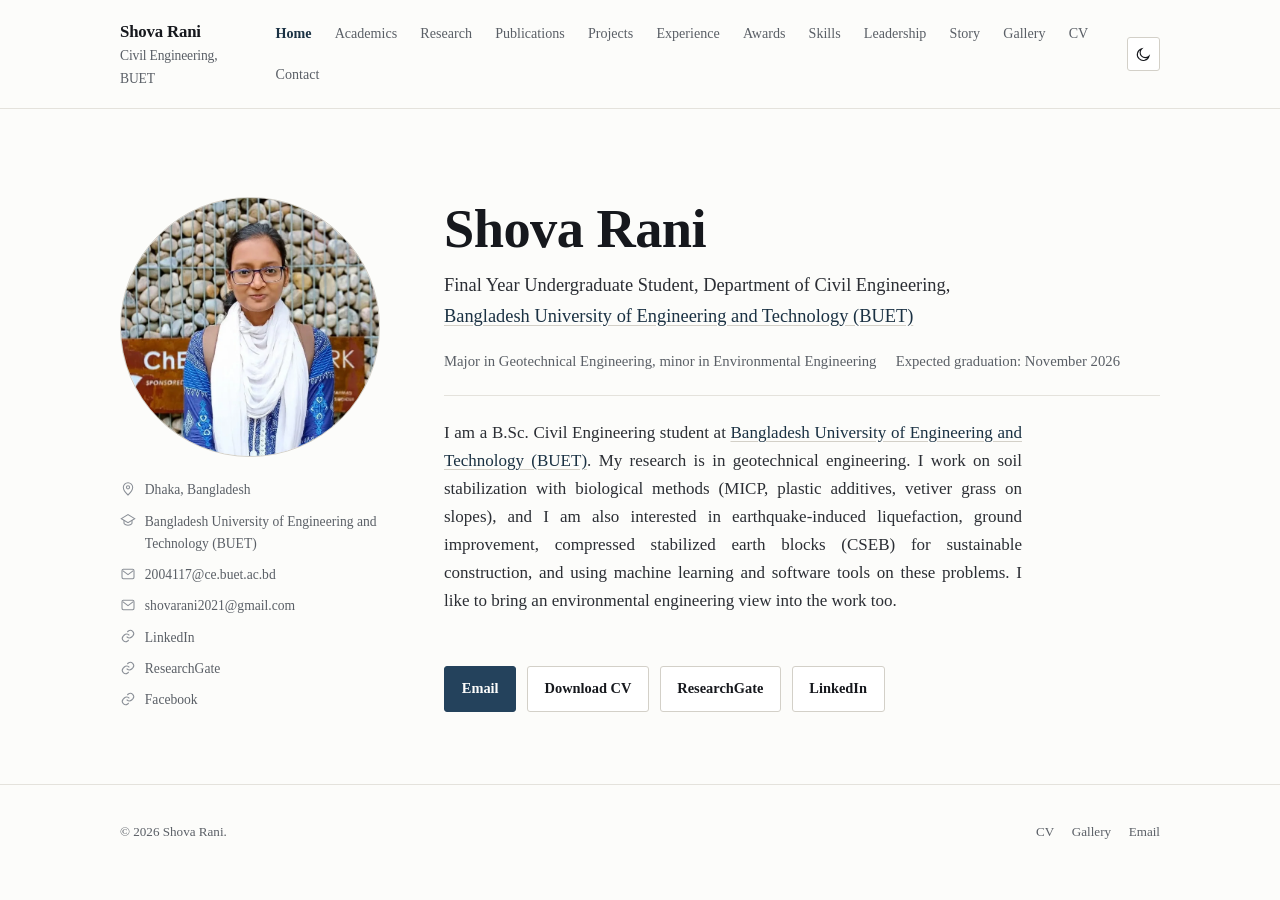
<file: index.html>
<!doctype html>
<html lang="en">
<head>
<meta charset="UTF-8">
<meta name="viewport" content="width=device-width, initial-scale=1">
<title>Shova Rani | Civil Engineering Researcher, BUET</title>
<meta name="description" content="Shova Rani is a final-year Civil Engineering student at BUET (Geotechnical major, Environmental minor), researching bio-mediated ground improvement, fiber-reinforced soils, and hazard-resilient infrastructure. Applying for MSc/PhD positions in the USA and Canada.">
<link rel="canonical" href="https://shovarani-buet.github.io/shovarani-buet/">

<!-- Open Graph -->
<meta property="og:type" content="profile">
<meta property="og:title" content="Shova Rani | Civil Engineering Researcher, BUET">
<meta property="og:description" content="Undergraduate researcher in geotechnical engineering at BUET. Bio-mediated ground improvement, fiber-reinforced soils, slope stability, urban hydrology. Applying for MSc/PhD in the USA and Canada.">
<meta property="og:url" content="https://shovarani-buet.github.io/shovarani-buet/">
<meta property="og:image" content="https://shovarani-buet.github.io/shovarani-buet/assets/img/og/og-cover.jpg">
<meta property="og:image:width" content="1200">
<meta property="og:image:height" content="630">
<meta property="og:site_name" content="Shova Rani">

<!-- Twitter -->
<meta name="twitter:card" content="summary_large_image">
<meta name="twitter:title" content="Shova Rani | Civil Engineering Researcher, BUET">
<meta name="twitter:description" content="Undergraduate researcher in geotechnical engineering at BUET, applying for MSc/PhD in the USA and Canada.">
<meta name="twitter:image" content="https://shovarani-buet.github.io/shovarani-buet/assets/img/og/og-cover.jpg">

<meta name="theme-color" content="#fcfcfa" media="(prefers-color-scheme: light)">
<meta name="theme-color" content="#14161a" media="(prefers-color-scheme: dark)">

<link rel="icon" href="favicon.svg" type="image/svg+xml">
<link rel="icon" href="favicon-32.png" sizes="32x32" type="image/png">
<link rel="apple-touch-icon" href="apple-touch-icon.png">
<link rel="manifest" href="site.webmanifest">
<link rel="preload" as="image" href="assets/img/portrait/shova-portrait-500.webp" fetchpriority="high">
<link rel="stylesheet" href="assets/css/site.css">

<script>
  (function () {
    try {
      var t = localStorage.getItem("theme");
      if (t) document.documentElement.setAttribute("data-theme", t);
    } catch (e) {}
  })();
</script>

<script type="application/ld+json">
{
  "@context": "https://schema.org",
  "@type": "Person",
  "name": "Shova Rani",
  "url": "https://shovarani-buet.github.io/shovarani-buet/",
  "image": "https://shovarani-buet.github.io/shovarani-buet/assets/img/og/og-cover.jpg",
  "jobTitle": "Undergraduate Researcher, Geotechnical Engineering",
  "affiliation": {
    "@type": "CollegeOrUniversity",
    "name": "Bangladesh University of Engineering and Technology (BUET)",
    "url": "https://www.buet.ac.bd/web/#/"
  },
  "alumniOf": {
    "@type": "CollegeOrUniversity",
    "name": "Bangladesh University of Engineering and Technology (BUET)",
    "url": "https://www.buet.ac.bd/web/#/"
  },
  "email": "mailto:shovarani2021@gmail.com",
  "knowsAbout": [
    "Bio-mediated Ground Improvement (MICP)",
    "Fiber-Reinforced and Geosynthetic Soils",
    "Slope Stability and Erosion Control",
    "Urban Hydrology and Stormwater Risk",
    "Sustainable and Waste-Based Construction Materials"
  ],
  "sameAs": [
    "https://www.linkedin.com/in/shova-rani-92bba2258/",
    "https://www.researchgate.net/profile/Shova-Rani",
    "https://www.facebook.com/shova.rani.892272"
  ]
}
</script>
</head>
<body>
<a class="skip-link" href="#main">Skip to content</a>

<header class="site-header">
  <div class="wrap header-inner">
    <a class="brand" href="index.html">Shova Rani <span>Civil Engineering, BUET</span></a>
    <div class="nav-primary">
      <nav class="nav-list" aria-label="Primary">
        <a href="index.html" aria-current="true">Home</a>
        <a href="academics.html">Academics</a>
        <a href="research.html">Research</a>
        <a href="publications.html">Publications</a>
        <a href="projects.html">Projects</a>
        <a href="experience.html">Experience</a>
        <a href="awards.html">Awards</a>
        <a href="skills.html">Skills</a>
        <a href="leadership.html">Leadership</a>
        <a href="story.html">Story</a>
        <a href="gallery.html">Gallery</a>
        <a href="cv.html">CV</a>
        <a href="contact.html">Contact</a>
      </nav>
      <div class="header-actions">
        <button class="theme-toggle" data-theme-toggle type="button" aria-pressed="false" aria-label="Toggle dark mode">
          <svg class="icon-moon" viewBox="0 0 24 24" fill="none" stroke="currentColor" stroke-width="1.6"><path d="M20 14.5A8.5 8.5 0 1 1 9.5 4a7 7 0 0 0 10.5 10.5Z"/></svg>
          <svg class="icon-sun" viewBox="0 0 24 24" fill="none" stroke="currentColor" stroke-width="1.6"><circle cx="12" cy="12" r="4.2"/><path d="M12 2.5v2M12 19.5v2M4.2 4.2l1.4 1.4M18.4 18.4l1.4 1.4M2.5 12h2M19.5 12h2M4.2 19.8l1.4-1.4M18.4 5.6l1.4-1.4"/></svg>
        </button>
        <button class="nav-toggle" data-nav-toggle type="button" aria-expanded="false" aria-controls="nav-drawer" aria-label="Open navigation menu">
          <svg viewBox="0 0 24 24" fill="none" stroke="currentColor" stroke-width="1.7"><path d="M4 7h16M4 12h16M4 17h16"/></svg>
        </button>
      </div>
    </div>
  </div>
</header>

<div class="nav-drawer" id="nav-drawer" data-nav-drawer>
  <div class="nav-drawer-backdrop" data-nav-backdrop></div>
  <nav class="nav-drawer-panel" aria-label="Mobile">
    <button class="btn btn-sm nav-drawer-close" data-nav-close type="button">Close</button>
    <a href="index.html" aria-current="true">Home</a>
    <a href="academics.html">Academics</a>
    <a href="research.html">Research</a>
    <a href="publications.html">Publications</a>
    <a href="projects.html">Projects</a>
    <a href="experience.html">Experience</a>
    <a href="awards.html">Awards</a>
    <a href="skills.html">Skills</a>
    <a href="leadership.html">Leadership</a>
    <a href="story.html">Story</a>
    <a href="gallery.html">Gallery</a>
    <a href="cv.html">CV</a>
    <a href="contact.html">Contact</a>
  </nav>
</div>

<main id="main">

  <!-- ===================== HOME ===================== -->
  <section class="hero" id="home">
    <div class="wrap hero-grid">
      <div class="hero-sidebar">
        <div class="hero-portrait">
          <img src="assets/img/portrait/shova-portrait-1000.webp" alt="Portrait of Shova Rani" width="500" height="500">
        </div>
        <div class="hero-contact">
          <div class="hero-contact-row">
            <svg viewBox="0 0 24 24" fill="none" stroke="currentColor" stroke-width="1.6"><path d="M12 21s7-6.1 7-11.5A7 7 0 0 0 5 9.5C5 14.9 12 21 12 21Z"/><circle cx="12" cy="9.5" r="2.4"/></svg>
            <span>Dhaka, Bangladesh</span>
          </div>
          <div class="hero-contact-row">
            <svg viewBox="0 0 24 24" fill="none" stroke="currentColor" stroke-width="1.6"><path d="M22 10 12 4 2 10l10 6 10-6Z"/><path d="M6 12v5c0 1 3 3 6 3s6-2 6-3v-5"/></svg>
            <span><a class="link" href="https://www.buet.ac.bd/web/#/" target="_blank" rel="noopener noreferrer">Bangladesh University of Engineering and Technology (BUET)</a></span>
          </div>
          <div class="hero-contact-row">
            <svg viewBox="0 0 24 24" fill="none" stroke="currentColor" stroke-width="1.6"><rect x="3" y="5" width="18" height="14" rx="2"/><path d="m4 7 8 6 8-6"/></svg>
            <a data-email-user="2004117" data-email-domain="ce.buet.ac.bd" href="#">2004117@ce.buet.ac.bd</a>
          </div>
          <div class="hero-contact-row">
            <svg viewBox="0 0 24 24" fill="none" stroke="currentColor" stroke-width="1.6"><rect x="3" y="5" width="18" height="14" rx="2"/><path d="m4 7 8 6 8-6"/></svg>
            <a data-email-user="shovarani2021" data-email-domain="gmail.com" href="#">shovarani2021@gmail.com</a>
          </div>
          <div class="hero-contact-row">
            <svg viewBox="0 0 24 24" fill="none" stroke="currentColor" stroke-width="1.6"><path d="M10 13a5 5 0 0 0 7.5.5l2-2a5 5 0 0 0-7-7l-1.5 1.5"/><path d="M14 11a5 5 0 0 0-7.5-.5l-2 2a5 5 0 0 0 7 7l1.5-1.5"/></svg>
            <a href="https://www.linkedin.com/in/shova-rani-92bba2258/" target="_blank" rel="noopener">LinkedIn</a>
          </div>
          <div class="hero-contact-row">
            <svg viewBox="0 0 24 24" fill="none" stroke="currentColor" stroke-width="1.6"><path d="M10 13a5 5 0 0 0 7.5.5l2-2a5 5 0 0 0-7-7l-1.5 1.5"/><path d="M14 11a5 5 0 0 0-7.5-.5l-2 2a5 5 0 0 0 7 7l1.5-1.5"/></svg>
            <a href="https://www.researchgate.net/profile/Shova-Rani" target="_blank" rel="noopener">ResearchGate</a>
          </div>
          <div class="hero-contact-row">
            <svg viewBox="0 0 24 24" fill="none" stroke="currentColor" stroke-width="1.6"><path d="M10 13a5 5 0 0 0 7.5.5l2-2a5 5 0 0 0-7-7l-1.5 1.5"/><path d="M14 11a5 5 0 0 0-7.5-.5l-2 2a5 5 0 0 0 7 7l1.5-1.5"/></svg>
            <a href="https://www.facebook.com/shova.rani.892272" target="_blank" rel="noopener">Facebook</a>
          </div>
        </div>
      </div>
      <div class="hero-main">
        <h1>Shova Rani</h1>
        <p class="hero-role">
          Final Year Undergraduate Student, Department of Civil Engineering, <br>
          <a class="link" href="https://www.buet.ac.bd/web/#/" target="_blank" rel="noopener noreferrer">Bangladesh University of Engineering and Technology (BUET)</a>
        </p>

        <div class="hero-meta">
          <span>Major in Geotechnical Engineering, minor in Environmental Engineering</span>
          <span>Expected graduation: November 2026</span>
        </div>

        <p class="hero-bio">
          I am a B.Sc. Civil Engineering student at <a class="link" href="https://www.buet.ac.bd/web/#/" target="_blank" rel="noopener noreferrer">Bangladesh University of
          Engineering and Technology (BUET)</a>. My research is in geotechnical engineering. I work on soil stabilization with
          biological methods (MICP, plastic additives, vetiver grass on slopes), and I am also
          interested in earthquake-induced liquefaction, ground improvement, compressed
          stabilized earth blocks (CSEB) for sustainable construction, and using machine
          learning and software tools on these problems. I like to bring an environmental
          engineering view into the work too.
        </p>

        <div class="hero-actions">
          <a class="btn btn-primary" href="mailto:shovarani2021@gmail.com">Email</a>
          <a class="btn" href="cv.html">Download CV</a>
          <a class="btn" href="https://www.researchgate.net/profile/Shova-Rani" target="_blank" rel="noopener">ResearchGate</a>
          <a class="btn" href="https://www.linkedin.com/in/shova-rani-92bba2258/" target="_blank" rel="noopener">LinkedIn</a>
        </div>
      </div>
    </div>
  </section>

</main>

<footer class="site-footer">
  <div class="wrap footer-inner">
    <span>© <span data-current-year>2026</span> Shova Rani.</span>
    <nav class="footer-links" aria-label="Footer">
      <a href="cv.html">CV</a>
      <a href="gallery.html">Gallery</a>
      <a href="mailto:shovarani2021@gmail.com">Email</a>
    </nav>
  </div>
</footer>

<script src="assets/js/site.js" defer></script>
</body>
</html>
</file>
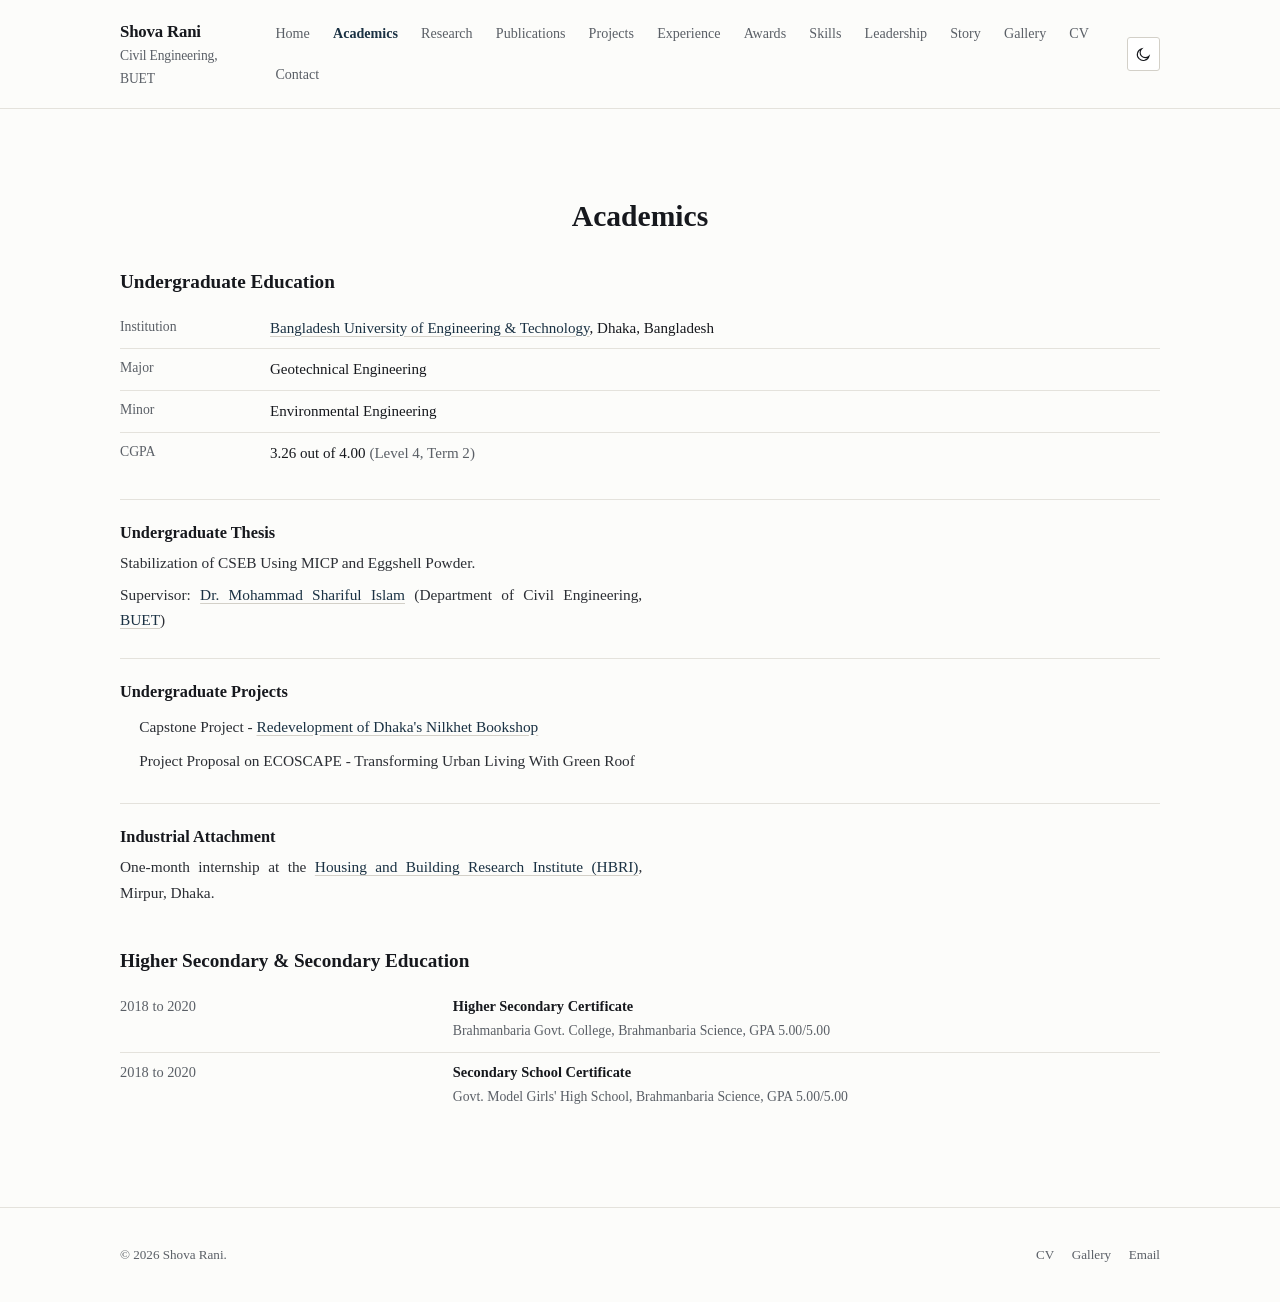
<file: academics.html>
<!doctype html>
<html lang="en">

<head>
  <meta charset="UTF-8">
  <meta name="viewport" content="width=device-width, initial-scale=1">
  <title>Academics | Shova Rani</title>
  <meta name="description"
    content="Academic record of Shova Rani: undergraduate education at BUET, thesis, projects, and industrial attachment.">
  <link rel="canonical" href="https://shovarani-buet.github.io/shovarani-buet/academics.html">
  <meta name="robots" content="index, follow">
  <meta name="theme-color" content="#fcfcfa" media="(prefers-color-scheme: light)">
  <meta name="theme-color" content="#14161a" media="(prefers-color-scheme: dark)">
  <link rel="icon" href="favicon.svg" type="image/svg+xml">
  <link rel="icon" href="favicon-32.png" sizes="32x32" type="image/png">
  <link rel="apple-touch-icon" href="apple-touch-icon.png">
  <link rel="manifest" href="site.webmanifest">
  <link rel="stylesheet" href="assets/css/site.css">
  <script>
    (function () {
      try {
        var t = localStorage.getItem("theme");
        if (t) document.documentElement.setAttribute("data-theme", t);
      } catch (e) { }
    })();
  </script>
</head>

<body>
  <a class="skip-link" href="#main">Skip to content</a>

  <header class="site-header">
    <div class="wrap header-inner">
      <a class="brand" href="index.html">Shova Rani <span>Civil Engineering, BUET</span></a>
      <div class="nav-primary">
        <nav class="nav-list" aria-label="Primary">
          <a href="index.html">Home</a>
          <a href="academics.html" aria-current="true">Academics</a>
          <a href="research.html">Research</a>
          <a href="publications.html">Publications</a>
          <a href="projects.html">Projects</a>
          <a href="experience.html">Experience</a>
          <a href="awards.html">Awards</a>
          <a href="skills.html">Skills</a>
          <a href="leadership.html">Leadership</a>
          <a href="story.html">Story</a>
          <a href="gallery.html">Gallery</a>
          <a href="cv.html">CV</a>
          <a href="contact.html">Contact</a>
        </nav>
        <div class="header-actions">
          <button class="theme-toggle" data-theme-toggle type="button" aria-pressed="false"
            aria-label="Toggle dark mode">
            <svg class="icon-moon" viewBox="0 0 24 24" fill="none" stroke="currentColor" stroke-width="1.6">
              <path d="M20 14.5A8.5 8.5 0 1 1 9.5 4a7 7 0 0 0 10.5 10.5Z" />
            </svg>
            <svg class="icon-sun" viewBox="0 0 24 24" fill="none" stroke="currentColor" stroke-width="1.6">
              <circle cx="12" cy="12" r="4.2" />
              <path
                d="M12 2.5v2M12 19.5v2M4.2 4.2l1.4 1.4M18.4 18.4l1.4 1.4M2.5 12h2M19.5 12h2M4.2 19.8l1.4-1.4M18.4 5.6l1.4-1.4" />
            </svg>
          </button>
          <button class="nav-toggle" data-nav-toggle type="button" aria-expanded="false" aria-controls="nav-drawer"
            aria-label="Open navigation menu">
            <svg viewBox="0 0 24 24" fill="none" stroke="currentColor" stroke-width="1.7">
              <path d="M4 7h16M4 12h16M4 17h16" />
            </svg>
          </button>
        </div>
      </div>
    </div>
  </header>

  <div class="nav-drawer" id="nav-drawer" data-nav-drawer>
    <div class="nav-drawer-backdrop" data-nav-backdrop></div>
    <nav class="nav-drawer-panel" aria-label="Mobile">
      <button class="btn btn-sm nav-drawer-close" data-nav-close type="button">Close</button>
      <a href="index.html">Home</a>
      <a href="academics.html" aria-current="true">Academics</a>
      <a href="research.html">Research</a>
      <a href="publications.html">Publications</a>
      <a href="projects.html">Projects</a>
      <a href="experience.html">Experience</a>
      <a href="awards.html">Awards</a>
      <a href="skills.html">Skills</a>
      <a href="leadership.html">Leadership</a>
      <a href="story.html">Story</a>
      <a href="gallery.html">Gallery</a>
      <a href="cv.html">CV</a>
      <a href="contact.html">Contact</a>
    </nav>
  </div>

  <main id="main">

    <!-- ===================== ACADEMICS ===================== -->
    <section class="section" id="academics">
      <div class="wrap">
        <div class="section-head section-head--center">
          <div>
            <h2>Academics</h2>
          </div>
        </div>

        <p class="subsection-title">
        <h3>Undergraduate Education</h3>
        </p>

        <div class="edu-card">
          <dl class="edu-facts">
            <dt>Institution</dt>
            <dd><a class="link" href="https://www.buet.ac.bd/web/#/" target="_blank"
                rel="noopener noreferrer">Bangladesh University of Engineering &amp; Technology</a>, Dhaka, Bangladesh
            </dd>
            <dt>Major</dt>
            <dd>Geotechnical Engineering</dd>
            <dt>Minor</dt>
            <dd>Environmental Engineering</dd>
            <dt>CGPA</dt>
            <dd>3.26 out of 4.00 <span class="edu-note">(Level 4, Term 2)</span></dd>
          </dl>

          <div class="edu-block">
            <h4>Undergraduate Thesis</h4>
            <p>Stabilization of CSEB Using MICP and Eggshell Powder.</p>
            <p class="edu-meta">Supervisor: <a class="link"
                href="https://ce.buet.ac.bd/profile-of-mohammad-shariful-islam/" target="_blank"
                rel="noopener noreferrer">Dr. Mohammad Shariful Islam</a> (Department of Civil Engineering, <a
                class="link" href="https://www.buet.ac.bd/web/#/" target="_blank" rel="noopener noreferrer">BUET</a>)
            </p>
          </div>

          <div class="edu-block">
            <h4>Undergraduate Projects</h4>
            <ol class="edu-list">
              <li>Capstone Project - <a class="link" href="projects.html">Redevelopment of Dhaka's Nilkhet Bookshop</a>
              </li>
              <li>Project Proposal on ECOSCAPE - Transforming Urban Living With Green Roof</li>
            </ol>
          </div>

          <div class="edu-block">
            <h4>Industrial Attachment</h4>
            <p>One-month internship at the <a class="link" href="https://hbri.gov.bd/" target="_blank"
                rel="noopener noreferrer">Housing and Building Research Institute (HBRI)</a>, Mirpur, Dhaka.</p>
          </div>
        </div>

        <p class="subsection-title">
        <h3>Higher Secondary &amp; Secondary Education</h3>
        </p>
        <table class="ed-table">
          <tr>
            <td>2018 to 2020</td>
            <td>
              <strong>Higher Secondary Certificate</strong>
              <span>Brahmanbaria Govt. College, Brahmanbaria</span>
              <span>Science, GPA 5.00/5.00</span>
            </td>
          </tr>
          <tr>
            <td>2018 to 2020</td>
            <td>
              <strong>Secondary School Certificate</strong>
              <span>Govt. Model Girls' High School, Brahmanbaria</span>
              <span>Science, GPA 5.00/5.00</span>
            </td>
          </tr>
        </table>
      </div>
    </section>

  </main>

  <footer class="site-footer">
    <div class="wrap footer-inner">
      <span>&copy; <span data-current-year>2026</span> Shova Rani.</span>
      <nav class="footer-links" aria-label="Footer">
        <a href="cv.html">CV</a>
        <a href="gallery.html">Gallery</a>
        <a href="mailto:shovarani2021@gmail.com">Email</a>
      </nav>
    </div>
  </footer>

  <script src="assets/js/site.js" defer></script>
</body>

</html>
</file>
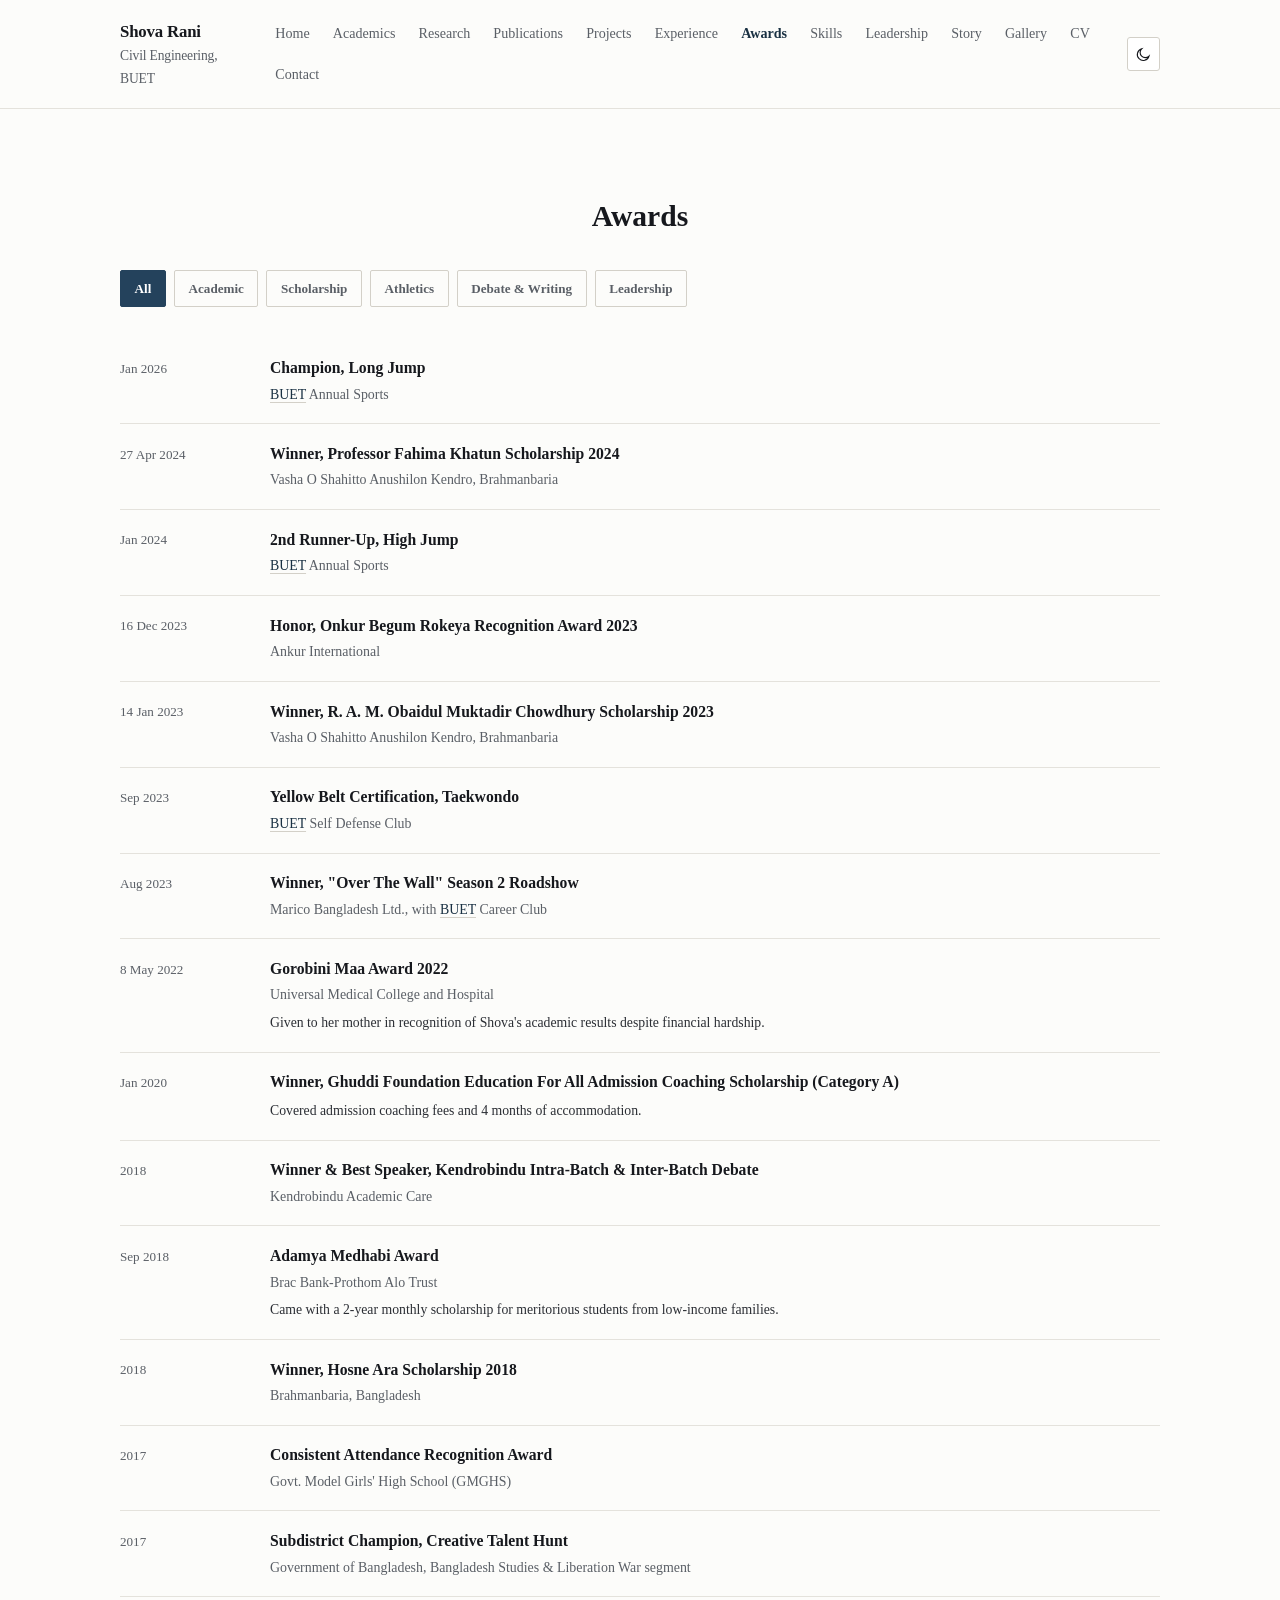
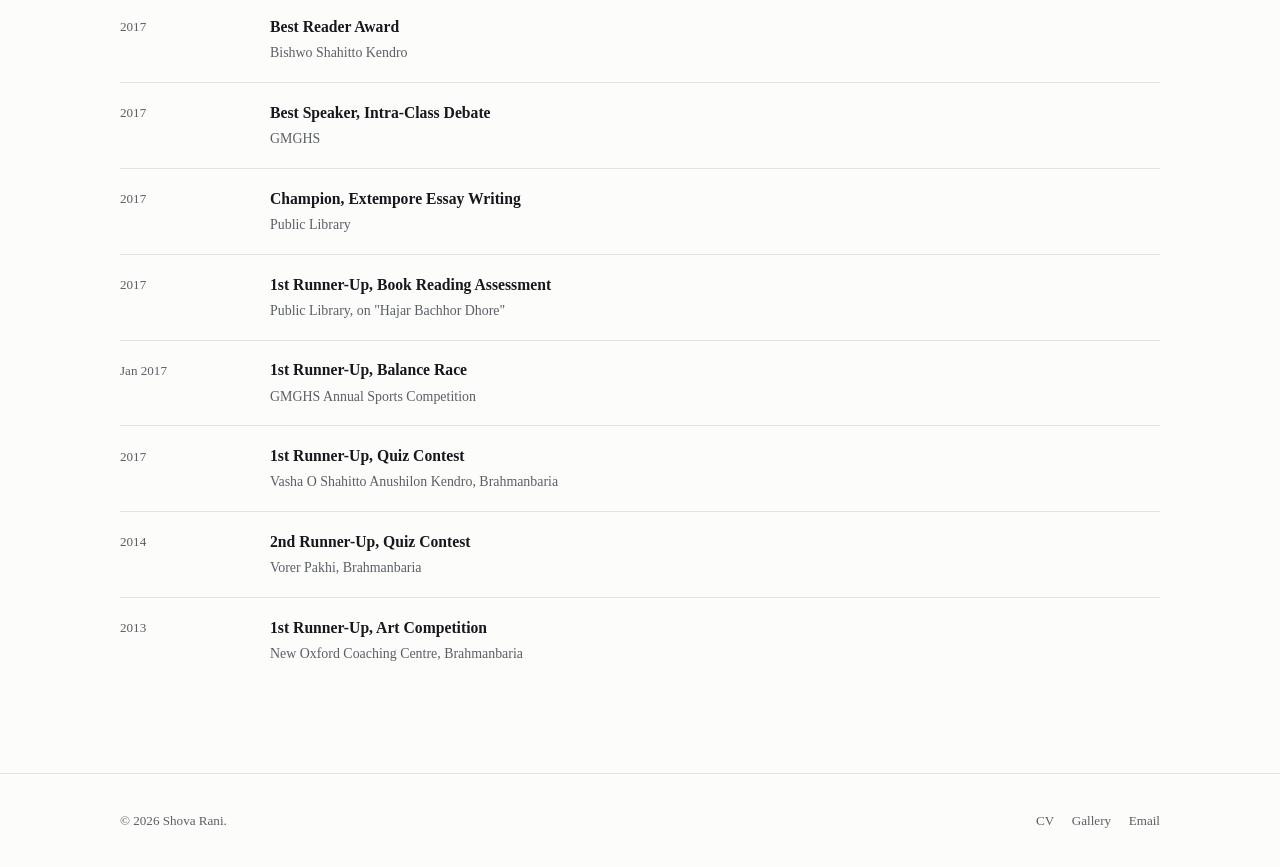
<file: awards.html>
<!doctype html>
<html lang="en">
<head>
<meta charset="UTF-8">
<meta name="viewport" content="width=device-width, initial-scale=1">
<title>Awards | Shova Rani</title>
<meta name="description" content="Academic, scholarship, athletics, debate, and leadership honors received by Shova Rani.">
<link rel="canonical" href="https://shovarani-buet.github.io/shovarani-buet/awards.html">
<meta name="robots" content="index, follow">
<meta name="theme-color" content="#fcfcfa" media="(prefers-color-scheme: light)">
<meta name="theme-color" content="#14161a" media="(prefers-color-scheme: dark)">
<link rel="icon" href="favicon.svg" type="image/svg+xml">
<link rel="icon" href="favicon-32.png" sizes="32x32" type="image/png">
<link rel="apple-touch-icon" href="apple-touch-icon.png">
<link rel="manifest" href="site.webmanifest">
<link rel="stylesheet" href="assets/css/site.css">
<script>
  (function () {
    try {
      var t = localStorage.getItem("theme");
      if (t) document.documentElement.setAttribute("data-theme", t);
    } catch (e) {}
  })();
</script>
</head>
<body>
<a class="skip-link" href="#main">Skip to content</a>

<header class="site-header">
  <div class="wrap header-inner">
    <a class="brand" href="index.html">Shova Rani <span>Civil Engineering, BUET</span></a>
    <div class="nav-primary">
      <nav class="nav-list" aria-label="Primary">
        <a href="index.html">Home</a>
        <a href="academics.html">Academics</a>
        <a href="research.html">Research</a>
        <a href="publications.html">Publications</a>
        <a href="projects.html">Projects</a>
        <a href="experience.html">Experience</a>
        <a href="awards.html" aria-current="true">Awards</a>
        <a href="skills.html">Skills</a>
        <a href="leadership.html">Leadership</a>
        <a href="story.html">Story</a>
        <a href="gallery.html">Gallery</a>
        <a href="cv.html">CV</a>
        <a href="contact.html">Contact</a>
      </nav>
      <div class="header-actions">
        <button class="theme-toggle" data-theme-toggle type="button" aria-pressed="false" aria-label="Toggle dark mode">
          <svg class="icon-moon" viewBox="0 0 24 24" fill="none" stroke="currentColor" stroke-width="1.6"><path d="M20 14.5A8.5 8.5 0 1 1 9.5 4a7 7 0 0 0 10.5 10.5Z"/></svg>
          <svg class="icon-sun" viewBox="0 0 24 24" fill="none" stroke="currentColor" stroke-width="1.6"><circle cx="12" cy="12" r="4.2"/><path d="M12 2.5v2M12 19.5v2M4.2 4.2l1.4 1.4M18.4 18.4l1.4 1.4M2.5 12h2M19.5 12h2M4.2 19.8l1.4-1.4M18.4 5.6l1.4-1.4"/></svg>
        </button>
        <button class="nav-toggle" data-nav-toggle type="button" aria-expanded="false" aria-controls="nav-drawer" aria-label="Open navigation menu">
          <svg viewBox="0 0 24 24" fill="none" stroke="currentColor" stroke-width="1.7"><path d="M4 7h16M4 12h16M4 17h16"/></svg>
        </button>
      </div>
    </div>
  </div>
</header>

<div class="nav-drawer" id="nav-drawer" data-nav-drawer>
  <div class="nav-drawer-backdrop" data-nav-backdrop></div>
  <nav class="nav-drawer-panel" aria-label="Mobile">
    <button class="btn btn-sm nav-drawer-close" data-nav-close type="button">Close</button>
    <a href="index.html">Home</a>
    <a href="academics.html">Academics</a>
    <a href="research.html">Research</a>
    <a href="publications.html">Publications</a>
    <a href="projects.html">Projects</a>
    <a href="experience.html">Experience</a>
    <a href="awards.html" aria-current="true">Awards</a>
    <a href="skills.html">Skills</a>
    <a href="leadership.html">Leadership</a>
    <a href="story.html">Story</a>
    <a href="gallery.html">Gallery</a>
    <a href="cv.html">CV</a>
    <a href="contact.html">Contact</a>
  </nav>
</div>

<main id="main">

  <!-- ===================== AWARDS ===================== -->
  <section class="section" id="awards">
    <div class="wrap">
      <div class="section-head section-head--center">
        <div>
          <h2>Awards</h2>
        </div>
      </div>  

      <div class="filter-chips" role="group" aria-label="Filter awards by category">
        <button class="chip" data-filter-chip="all" aria-pressed="true" type="button">All</button>
        <button class="chip" data-filter-chip="academic" aria-pressed="false" type="button">Academic</button>
        <button class="chip" data-filter-chip="scholarship" aria-pressed="false" type="button">Scholarship</button>
        <button class="chip" data-filter-chip="athletics" aria-pressed="false" type="button">Athletics</button>
        <button class="chip" data-filter-chip="debate" aria-pressed="false" type="button">Debate &amp; Writing</button>
        <button class="chip" data-filter-chip="leadership" aria-pressed="false" type="button">Leadership</button>
      </div>

      <div class="award-list">
        <div class="award-item" data-award-cat="athletics">
          <div class="award-date">Jan 2026</div>
          <div><div class="award-title">Champion, Long Jump</div><div class="award-org"><a class="link" href="https://www.buet.ac.bd/web/#/" target="_blank" rel="noopener noreferrer">BUET</a> Annual Sports</div></div>
        </div>
        <div class="award-item" data-award-cat="scholarship academic">
          <div class="award-date">27 Apr 2024</div>
          <div><div class="award-title">Winner, Professor Fahima Khatun Scholarship 2024</div><div class="award-org">Vasha O Shahitto Anushilon Kendro, Brahmanbaria</div></div>
        </div>
        <div class="award-item" data-award-cat="athletics">
          <div class="award-date">Jan 2024</div>
          <div><div class="award-title">2nd Runner-Up, High Jump</div><div class="award-org"><a class="link" href="https://www.buet.ac.bd/web/#/" target="_blank" rel="noopener noreferrer">BUET</a> Annual Sports</div></div>
        </div>
        <div class="award-item" data-award-cat="academic">
          <div class="award-date">16 Dec 2023</div>
          <div><div class="award-title">Honor, Onkur Begum Rokeya Recognition Award 2023</div><div class="award-org">Ankur International</div></div>
        </div>
        <div class="award-item" data-award-cat="scholarship academic">
          <div class="award-date">14 Jan 2023</div>
          <div><div class="award-title">Winner, R. A. M. Obaidul Muktadir Chowdhury Scholarship 2023</div><div class="award-org">Vasha O Shahitto Anushilon Kendro, Brahmanbaria</div></div>
        </div>
        <div class="award-item" data-award-cat="athletics">
          <div class="award-date">Sep 2023</div>
          <div><div class="award-title">Yellow Belt Certification, Taekwondo</div><div class="award-org"><a class="link" href="https://www.buet.ac.bd/web/#/" target="_blank" rel="noopener noreferrer">BUET</a> Self Defense Club</div></div>
        </div>
        <div class="award-item" data-award-cat="leadership">
          <div class="award-date">Aug 2023</div>
          <div><div class="award-title">Winner, "Over The Wall" Season 2 Roadshow</div><div class="award-org">Marico Bangladesh Ltd., with <a class="link" href="https://www.buet.ac.bd/web/#/" target="_blank" rel="noopener noreferrer">BUET</a> Career Club</div></div>
        </div>
        <div class="award-item" data-award-cat="academic">
          <div class="award-date">8 May 2022</div>
          <div>
            <div class="award-title">Gorobini Maa Award 2022</div>
            <div class="award-org">Universal Medical College and Hospital</div>
            <div class="award-note">Given to her mother in recognition of Shova's academic results despite financial hardship.</div>
          </div>
        </div>
        <div class="award-item" data-award-cat="scholarship">
          <div class="award-date">Jan 2020</div>
          <div>
            <div class="award-title">Winner, Ghuddi Foundation Education For All Admission Coaching Scholarship (Category A)</div>
            <div class="award-note">Covered admission coaching fees and 4 months of accommodation.</div>
          </div>
        </div>
        <div class="award-item" data-award-cat="debate">
          <div class="award-date">2018</div>
          <div><div class="award-title">Winner &amp; Best Speaker, Kendrobindu Intra-Batch &amp; Inter-Batch Debate</div><div class="award-org">Kendrobindu Academic Care</div></div>
        </div>
        <div class="award-item" data-award-cat="scholarship academic">
          <div class="award-date">Sep 2018</div>
          <div>
            <div class="award-title">Adamya Medhabi Award</div>
            <div class="award-org">Brac Bank-Prothom Alo Trust</div>
            <div class="award-note">Came with a 2-year monthly scholarship for meritorious students from low-income families.</div>
          </div>
        </div>
        <div class="award-item" data-award-cat="scholarship">
          <div class="award-date">2018</div>
          <div><div class="award-title">Winner, Hosne Ara Scholarship 2018</div><div class="award-org">Brahmanbaria, Bangladesh</div></div>
        </div>
        <div class="award-item" data-award-cat="academic">
          <div class="award-date">2017</div>
          <div><div class="award-title">Consistent Attendance Recognition Award</div><div class="award-org">Govt. Model Girls' High School (GMGHS)</div></div>
        </div>
        <div class="award-item" data-award-cat="academic">
          <div class="award-date">2017</div>
          <div>
            <div class="award-title">Subdistrict Champion, Creative Talent Hunt</div>
            <div class="award-org">Government of Bangladesh, Bangladesh Studies &amp; Liberation War segment</div>
          </div>
        </div>
        <div class="award-item" data-award-cat="debate">
          <div class="award-date">2017</div>
          <div><div class="award-title">Best Reader Award</div><div class="award-org">Bishwo Shahitto Kendro</div></div>
        </div>
        <div class="award-item" data-award-cat="debate">
          <div class="award-date">2017</div>
          <div><div class="award-title">Best Speaker, Intra-Class Debate</div><div class="award-org">GMGHS</div></div>
        </div>
        <div class="award-item" data-award-cat="debate">
          <div class="award-date">2017</div>
          <div><div class="award-title">Champion, Extempore Essay Writing</div><div class="award-org">Public Library</div></div>
        </div>
        <div class="award-item" data-award-cat="debate">
          <div class="award-date">2017</div>
          <div><div class="award-title">1st Runner-Up, Book Reading Assessment</div><div class="award-org">Public Library, on "Hajar Bachhor Dhore"</div></div>
        </div>
        <div class="award-item" data-award-cat="athletics">
          <div class="award-date">Jan 2017</div>
          <div><div class="award-title">1st Runner-Up, Balance Race</div><div class="award-org">GMGHS Annual Sports Competition</div></div>
        </div>
        <div class="award-item" data-award-cat="academic">
          <div class="award-date">2017</div>
          <div><div class="award-title">1st Runner-Up, Quiz Contest</div><div class="award-org">Vasha O Shahitto Anushilon Kendro, Brahmanbaria</div></div>
        </div>
        <div class="award-item" data-award-cat="academic">
          <div class="award-date">2014</div>
          <div><div class="award-title">2nd Runner-Up, Quiz Contest</div><div class="award-org">Vorer Pakhi, Brahmanbaria</div></div>
        </div>
        <div class="award-item" data-award-cat="academic">
          <div class="award-date">2013</div>
          <div><div class="award-title">1st Runner-Up, Art Competition</div><div class="award-org">New Oxford Coaching Centre, Brahmanbaria</div></div>
        </div>
      </div>
    </div>
  </section>

</main>

<footer class="site-footer">
  <div class="wrap footer-inner">
    <span>&copy; <span data-current-year>2026</span> Shova Rani.</span>
    <nav class="footer-links" aria-label="Footer">
      <a href="cv.html">CV</a>
      <a href="gallery.html">Gallery</a>
      <a href="mailto:shovarani2021@gmail.com">Email</a>
    </nav>
  </div>
</footer>

<script src="assets/js/site.js" defer></script>
</body>
</html>
</file>
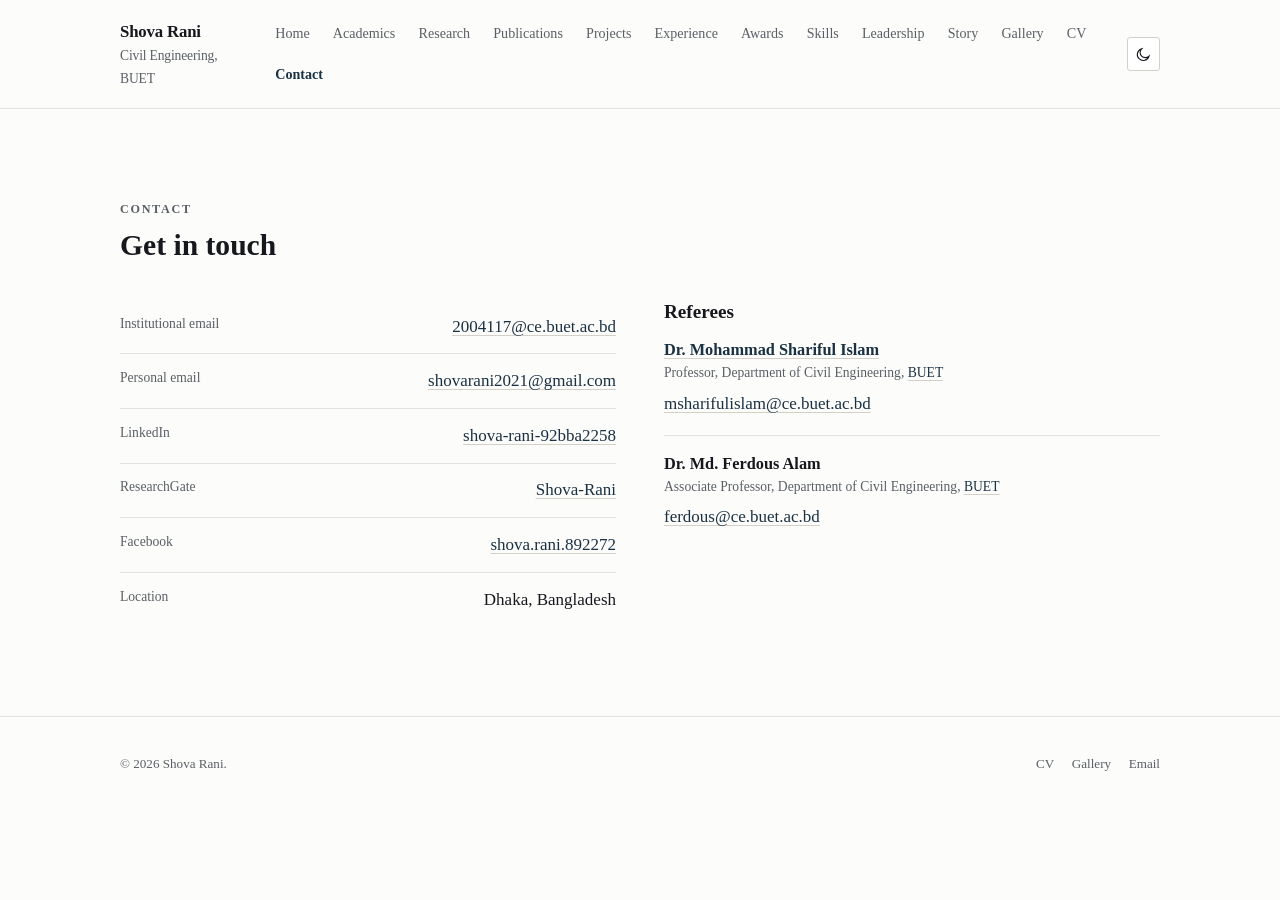
<file: contact.html>
<!doctype html>
<html lang="en">
<head>
<meta charset="UTF-8">
<meta name="viewport" content="width=device-width, initial-scale=1">
<title>Contact | Shova Rani</title>
<meta name="description" content="Contact information and academic referees for Shova Rani, Civil Engineering, BUET.">
<link rel="canonical" href="https://shovarani-buet.github.io/shovarani-buet/contact.html">
<meta name="robots" content="index, follow">
<meta name="theme-color" content="#fcfcfa" media="(prefers-color-scheme: light)">
<meta name="theme-color" content="#14161a" media="(prefers-color-scheme: dark)">
<link rel="icon" href="favicon.svg" type="image/svg+xml">
<link rel="icon" href="favicon-32.png" sizes="32x32" type="image/png">
<link rel="apple-touch-icon" href="apple-touch-icon.png">
<link rel="manifest" href="site.webmanifest">
<link rel="stylesheet" href="assets/css/site.css">
<script>
  (function () {
    try {
      var t = localStorage.getItem("theme");
      if (t) document.documentElement.setAttribute("data-theme", t);
    } catch (e) {}
  })();
</script>
</head>
<body>
<a class="skip-link" href="#main">Skip to content</a>

<header class="site-header">
  <div class="wrap header-inner">
    <a class="brand" href="index.html">Shova Rani <span>Civil Engineering, BUET</span></a>
    <div class="nav-primary">
      <nav class="nav-list" aria-label="Primary">
        <a href="index.html">Home</a>
        <a href="academics.html">Academics</a>
        <a href="research.html">Research</a>
        <a href="publications.html">Publications</a>
        <a href="projects.html">Projects</a>
        <a href="experience.html">Experience</a>
        <a href="awards.html">Awards</a>
        <a href="skills.html">Skills</a>
        <a href="leadership.html">Leadership</a>
        <a href="story.html">Story</a>
        <a href="gallery.html">Gallery</a>
        <a href="cv.html">CV</a>
        <a href="contact.html" aria-current="true">Contact</a>
      </nav>
      <div class="header-actions">
        <button class="theme-toggle" data-theme-toggle type="button" aria-pressed="false" aria-label="Toggle dark mode">
          <svg class="icon-moon" viewBox="0 0 24 24" fill="none" stroke="currentColor" stroke-width="1.6"><path d="M20 14.5A8.5 8.5 0 1 1 9.5 4a7 7 0 0 0 10.5 10.5Z"/></svg>
          <svg class="icon-sun" viewBox="0 0 24 24" fill="none" stroke="currentColor" stroke-width="1.6"><circle cx="12" cy="12" r="4.2"/><path d="M12 2.5v2M12 19.5v2M4.2 4.2l1.4 1.4M18.4 18.4l1.4 1.4M2.5 12h2M19.5 12h2M4.2 19.8l1.4-1.4M18.4 5.6l1.4-1.4"/></svg>
        </button>
        <button class="nav-toggle" data-nav-toggle type="button" aria-expanded="false" aria-controls="nav-drawer" aria-label="Open navigation menu">
          <svg viewBox="0 0 24 24" fill="none" stroke="currentColor" stroke-width="1.7"><path d="M4 7h16M4 12h16M4 17h16"/></svg>
        </button>
      </div>
    </div>
  </div>
</header>

<div class="nav-drawer" id="nav-drawer" data-nav-drawer>
  <div class="nav-drawer-backdrop" data-nav-backdrop></div>
  <nav class="nav-drawer-panel" aria-label="Mobile">
    <button class="btn btn-sm nav-drawer-close" data-nav-close type="button">Close</button>
    <a href="index.html">Home</a>
    <a href="academics.html">Academics</a>
    <a href="research.html">Research</a>
    <a href="publications.html">Publications</a>
    <a href="projects.html">Projects</a>
    <a href="experience.html">Experience</a>
    <a href="awards.html">Awards</a>
    <a href="skills.html">Skills</a>
    <a href="leadership.html">Leadership</a>
    <a href="story.html">Story</a>
    <a href="gallery.html">Gallery</a>
    <a href="cv.html">CV</a>
    <a href="contact.html" aria-current="true">Contact</a>
  </nav>
</div>

<main id="main">

  <!-- ===================== CONTACT ===================== -->
  <section class="section" id="contact">
    <div class="wrap">
      <div class="section-head">
        <div>
          <span class="kicker">Contact</span>
          <h2>Get in touch</h2>
        </div>
      </div>

      <div class="contact-grid">
        <div>
          <div class="contact-row">
            <span class="label">Institutional email</span>
            <a class="link" data-email-user="2004117" data-email-domain="ce.buet.ac.bd" href="#">2004117@ce.buet.ac.bd</a>
          </div>
          <div class="contact-row">
            <span class="label">Personal email</span>
            <a class="link" data-email-user="shovarani2021" data-email-domain="gmail.com" href="#">shovarani2021@gmail.com</a>
          </div>
          <div class="contact-row">
            <span class="label">LinkedIn</span>
            <a class="link" href="https://www.linkedin.com/in/shova-rani-92bba2258/" target="_blank" rel="noopener">shova-rani-92bba2258</a>
          </div>
          <div class="contact-row">
            <span class="label">ResearchGate</span>
            <a class="link" href="https://www.researchgate.net/profile/Shova-Rani" target="_blank" rel="noopener">Shova-Rani</a>
          </div>
          <div class="contact-row">
            <span class="label">Facebook</span>
            <a class="link" href="https://www.facebook.com/shova.rani.892272" target="_blank" rel="noopener">shova.rani.892272</a>
          </div>
          <div class="contact-row">
            <span class="label">Location</span>
            <span>Dhaka, Bangladesh</span>
          </div>
        </div>

        <div>
          <h3>Referees</h3>
          <div class="referee">
            <h4><a class="link" href="https://ce.buet.ac.bd/profile-of-mohammad-shariful-islam/" target="_blank" rel="noopener noreferrer">Dr. Mohammad Shariful Islam</a></h4>
            <div class="role">Professor, Department of Civil Engineering, <a class="link" href="https://www.buet.ac.bd/web/#/" target="_blank" rel="noopener noreferrer">BUET</a></div>
            <a class="link" data-email-user="msharifulislam" data-email-domain="ce.buet.ac.bd" href="#">msharifulislam@ce.buet.ac.bd</a>
          </div>
          <div class="referee">
            <h4>Dr. Md. Ferdous Alam</h4>
            <div class="role">Associate Professor, Department of Civil Engineering, <a class="link" href="https://www.buet.ac.bd/web/#/" target="_blank" rel="noopener noreferrer">BUET</a></div>
            <a class="link" data-email-user="ferdous" data-email-domain="ce.buet.ac.bd" href="#">ferdous@ce.buet.ac.bd</a>
          </div>
        </div>
      </div>
    </div>
  </section>

</main>

<footer class="site-footer">
  <div class="wrap footer-inner">
    <span>&copy; <span data-current-year>2026</span> Shova Rani.</span>
    <nav class="footer-links" aria-label="Footer">
      <a href="cv.html">CV</a>
      <a href="gallery.html">Gallery</a>
      <a href="mailto:shovarani2021@gmail.com">Email</a>
    </nav>
  </div>
</footer>

<script src="assets/js/site.js" defer></script>
</body>
</html>
</file>
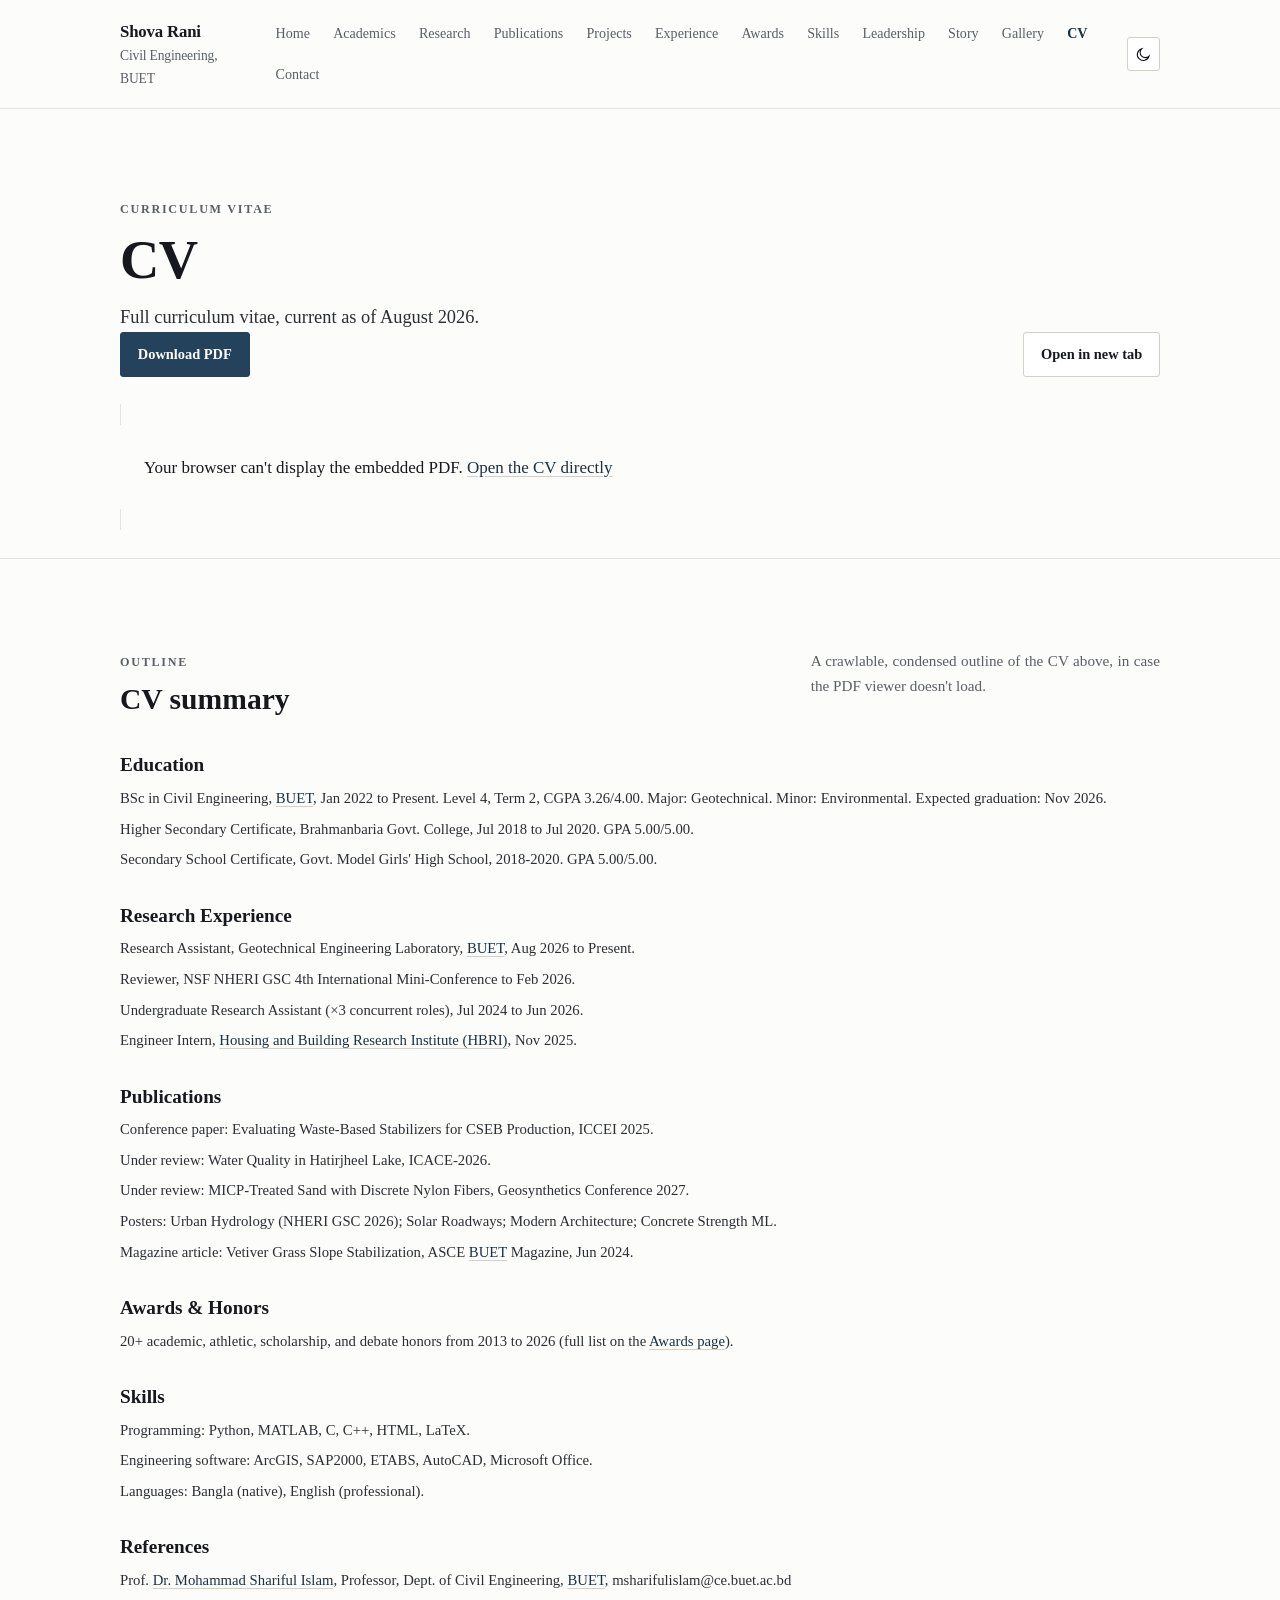
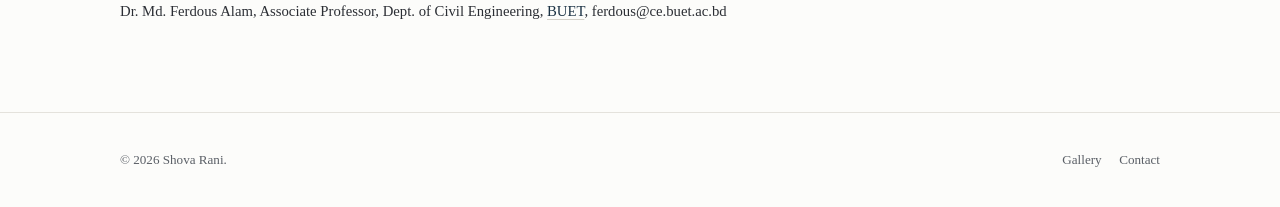
<file: cv.html>
<!doctype html>
<html lang="en">
<head>
<meta charset="UTF-8">
<meta name="viewport" content="width=device-width, initial-scale=1">
<title>CV | Shova Rani</title>
<meta name="description" content="Curriculum vitae of Shova Rani, Civil Engineering, BUET. Preview and download.">
<link rel="canonical" href="https://shovarani-buet.github.io/shovarani-buet/cv.html">
<meta name="robots" content="index, follow">
<meta name="theme-color" content="#fcfcfa" media="(prefers-color-scheme: light)">
<meta name="theme-color" content="#14161a" media="(prefers-color-scheme: dark)">
<link rel="icon" href="favicon.svg" type="image/svg+xml">
<link rel="icon" href="favicon-32.png" sizes="32x32" type="image/png">
<link rel="apple-touch-icon" href="apple-touch-icon.png">
<link rel="manifest" href="site.webmanifest">
<link rel="stylesheet" href="assets/css/site.css">
<script>
  (function () {
    try {
      var t = localStorage.getItem("theme");
      if (t) document.documentElement.setAttribute("data-theme", t);
    } catch (e) {}
  })();
</script>
</head>
<body>
<a class="skip-link" href="#main">Skip to content</a>

<header class="site-header">
  <div class="wrap header-inner">
    <a class="brand" href="index.html">Shova Rani <span>Civil Engineering, BUET</span></a>
    <div class="nav-primary">
      <nav class="nav-list" aria-label="Primary">
        <a href="index.html">Home</a>
        <a href="academics.html">Academics</a>
        <a href="research.html">Research</a>
        <a href="publications.html">Publications</a>
        <a href="projects.html">Projects</a>
        <a href="experience.html">Experience</a>
        <a href="awards.html">Awards</a>
        <a href="skills.html">Skills</a>
        <a href="leadership.html">Leadership</a>
        <a href="story.html">Story</a>
        <a href="gallery.html">Gallery</a>
        <a href="cv.html" aria-current="true">CV</a>
        <a href="contact.html">Contact</a>
      </nav>
      <div class="header-actions">
        <button class="theme-toggle" data-theme-toggle type="button" aria-pressed="false" aria-label="Toggle dark mode">
          <svg class="icon-moon" viewBox="0 0 24 24" fill="none" stroke="currentColor" stroke-width="1.6"><path d="M20 14.5A8.5 8.5 0 1 1 9.5 4a7 7 0 0 0 10.5 10.5Z"/></svg>
          <svg class="icon-sun" viewBox="0 0 24 24" fill="none" stroke="currentColor" stroke-width="1.6"><circle cx="12" cy="12" r="4.2"/><path d="M12 2.5v2M12 19.5v2M4.2 4.2l1.4 1.4M18.4 18.4l1.4 1.4M2.5 12h2M19.5 12h2M4.2 19.8l1.4-1.4M18.4 5.6l1.4-1.4"/></svg>
        </button>
        <button class="nav-toggle" data-nav-toggle type="button" aria-expanded="false" aria-controls="nav-drawer" aria-label="Open navigation menu">
          <svg viewBox="0 0 24 24" fill="none" stroke="currentColor" stroke-width="1.7"><path d="M4 7h16M4 12h16M4 17h16"/></svg>
        </button>
      </div>
    </div>
  </div>
</header>

<div class="nav-drawer" id="nav-drawer" data-nav-drawer>
  <div class="nav-drawer-backdrop" data-nav-backdrop></div>
  <nav class="nav-drawer-panel" aria-label="Mobile">
    <button class="btn btn-sm nav-drawer-close" data-nav-close type="button">Close</button>
    <a href="index.html">Home</a>
    <a href="academics.html">Academics</a>
    <a href="research.html">Research</a>
    <a href="publications.html">Publications</a>
    <a href="projects.html">Projects</a>
    <a href="experience.html">Experience</a>
    <a href="awards.html">Awards</a>
    <a href="skills.html">Skills</a>
    <a href="leadership.html">Leadership</a>
    <a href="story.html">Story</a>
    <a href="gallery.html">Gallery</a>
    <a href="cv.html" aria-current="true">CV</a>
    <a href="contact.html">Contact</a>
  </nav>
</div>

<main id="main">
  <section class="section" style="border-top:none; padding-bottom: 1.5rem;">
    <div class="wrap">
      <span class="kicker">Curriculum Vitae</span>
      <h1 style="margin-bottom:0.5rem;">CV</h1>
      <p class="lede">Full curriculum vitae, current as of August 2026.</p>

      <div class="cv-toolbar">
        <a class="btn btn-primary" href="assets/docs/shova-rani-cv.pdf" download>Download PDF</a>
        <a class="btn" href="assets/docs/shova-rani-cv.pdf" target="_blank" rel="noopener">Open in new tab</a>
      </div>

      <object class="cv-frame" data="assets/docs/shova-rani-cv.pdf" type="application/pdf" aria-label="Embedded CV preview">
        <p style="padding:1.5rem;">
          Your browser can't display the embedded PDF.
          <a class="link" href="assets/docs/shova-rani-cv.pdf">Open the CV directly</a>
        </p>
      </object>
    </div>
  </section>

  <section class="section" id="cv-outline">
    <div class="wrap">
      <div class="section-head">
        <div>
          <span class="kicker">Outline</span>
          <h2>CV summary</h2>
        </div>
        <p class="section-note">A crawlable, condensed outline of the CV above, in case the PDF viewer doesn't load.</p>
      </div>

      <div class="cv-outline">
        <h3>Education</h3>
        <ul>
          <li>BSc in Civil Engineering, <a class="link" href="https://www.buet.ac.bd/web/#/" target="_blank" rel="noopener noreferrer">BUET</a>, Jan 2022 to Present. Level 4, Term 2, CGPA 3.26/4.00. Major: Geotechnical. Minor: Environmental. Expected graduation: Nov 2026.</li>
          <li>Higher Secondary Certificate, Brahmanbaria Govt. College, Jul 2018 to Jul 2020. GPA 5.00/5.00.</li>
          <li>Secondary School Certificate, Govt. Model Girls' High School, 2018-2020. GPA 5.00/5.00.</li>
        </ul>

        <h3>Research Experience</h3>
        <ul>
          <li>Research Assistant, Geotechnical Engineering Laboratory, <a class="link" href="https://www.buet.ac.bd/web/#/" target="_blank" rel="noopener noreferrer">BUET</a>, Aug 2026 to Present.</li>
          <li>Reviewer, NSF NHERI GSC 4th International Mini-Conference to Feb 2026.</li>
          <li>Undergraduate Research Assistant (×3 concurrent roles), Jul 2024 to Jun 2026.</li>
          <li>Engineer Intern, <a class="link" href="https://hbri.gov.bd/" target="_blank" rel="noopener noreferrer">Housing and Building Research Institute (HBRI)</a>, Nov 2025.</li>
        </ul>

        <h3>Publications</h3>
        <ul>
          <li>Conference paper: Evaluating Waste-Based Stabilizers for CSEB Production, ICCEI 2025.</li>
          <li>Under review: Water Quality in Hatirjheel Lake, ICACE-2026.</li>
          <li>Under review: MICP-Treated Sand with Discrete Nylon Fibers, Geosynthetics Conference 2027.</li>
          <li>Posters: Urban Hydrology (NHERI GSC 2026); Solar Roadways; Modern Architecture; Concrete Strength ML.</li>
          <li>Magazine article: Vetiver Grass Slope Stabilization, ASCE <a class="link" href="https://www.buet.ac.bd/web/#/" target="_blank" rel="noopener noreferrer">BUET</a> Magazine, Jun 2024.</li>
        </ul>

        <h3>Awards &amp; Honors</h3>
        <ul>
          <li>20+ academic, athletic, scholarship, and debate honors from 2013 to 2026 (full list on the <a class="link" href="awards.html">Awards page</a>).</li>
        </ul>

        <h3>Skills</h3>
        <ul>
          <li>Programming: Python, MATLAB, C, C++, HTML, LaTeX.</li>
          <li>Engineering software: ArcGIS, SAP2000, ETABS, AutoCAD, Microsoft Office.</li>
          <li>Languages: Bangla (native), English (professional).</li>
        </ul>

        <h3>References</h3>
        <ul>
          <li>Prof. <a class="link" href="https://ce.buet.ac.bd/profile-of-mohammad-shariful-islam/" target="_blank" rel="noopener noreferrer">Dr. Mohammad Shariful Islam</a>, Professor, Dept. of Civil Engineering, <a class="link" href="https://www.buet.ac.bd/web/#/" target="_blank" rel="noopener noreferrer">BUET</a>, msharifulislam@ce.buet.ac.bd</li>
          <li>Dr. Md. Ferdous Alam, Associate Professor, Dept. of Civil Engineering, <a class="link" href="https://www.buet.ac.bd/web/#/" target="_blank" rel="noopener noreferrer">BUET</a>, ferdous@ce.buet.ac.bd</li>
        </ul>
      </div>
    </div>
  </section>
</main>

<footer class="site-footer">
  <div class="wrap footer-inner">
    <span>© <span data-current-year>2026</span> Shova Rani.</span>
    <nav class="footer-links" aria-label="Footer">
      <a href="gallery.html">Gallery</a>
      <a href="contact.html">Contact</a>
    </nav>
  </div>
</footer>

<script src="assets/js/site.js" defer></script>
</body>
</html>
</file>
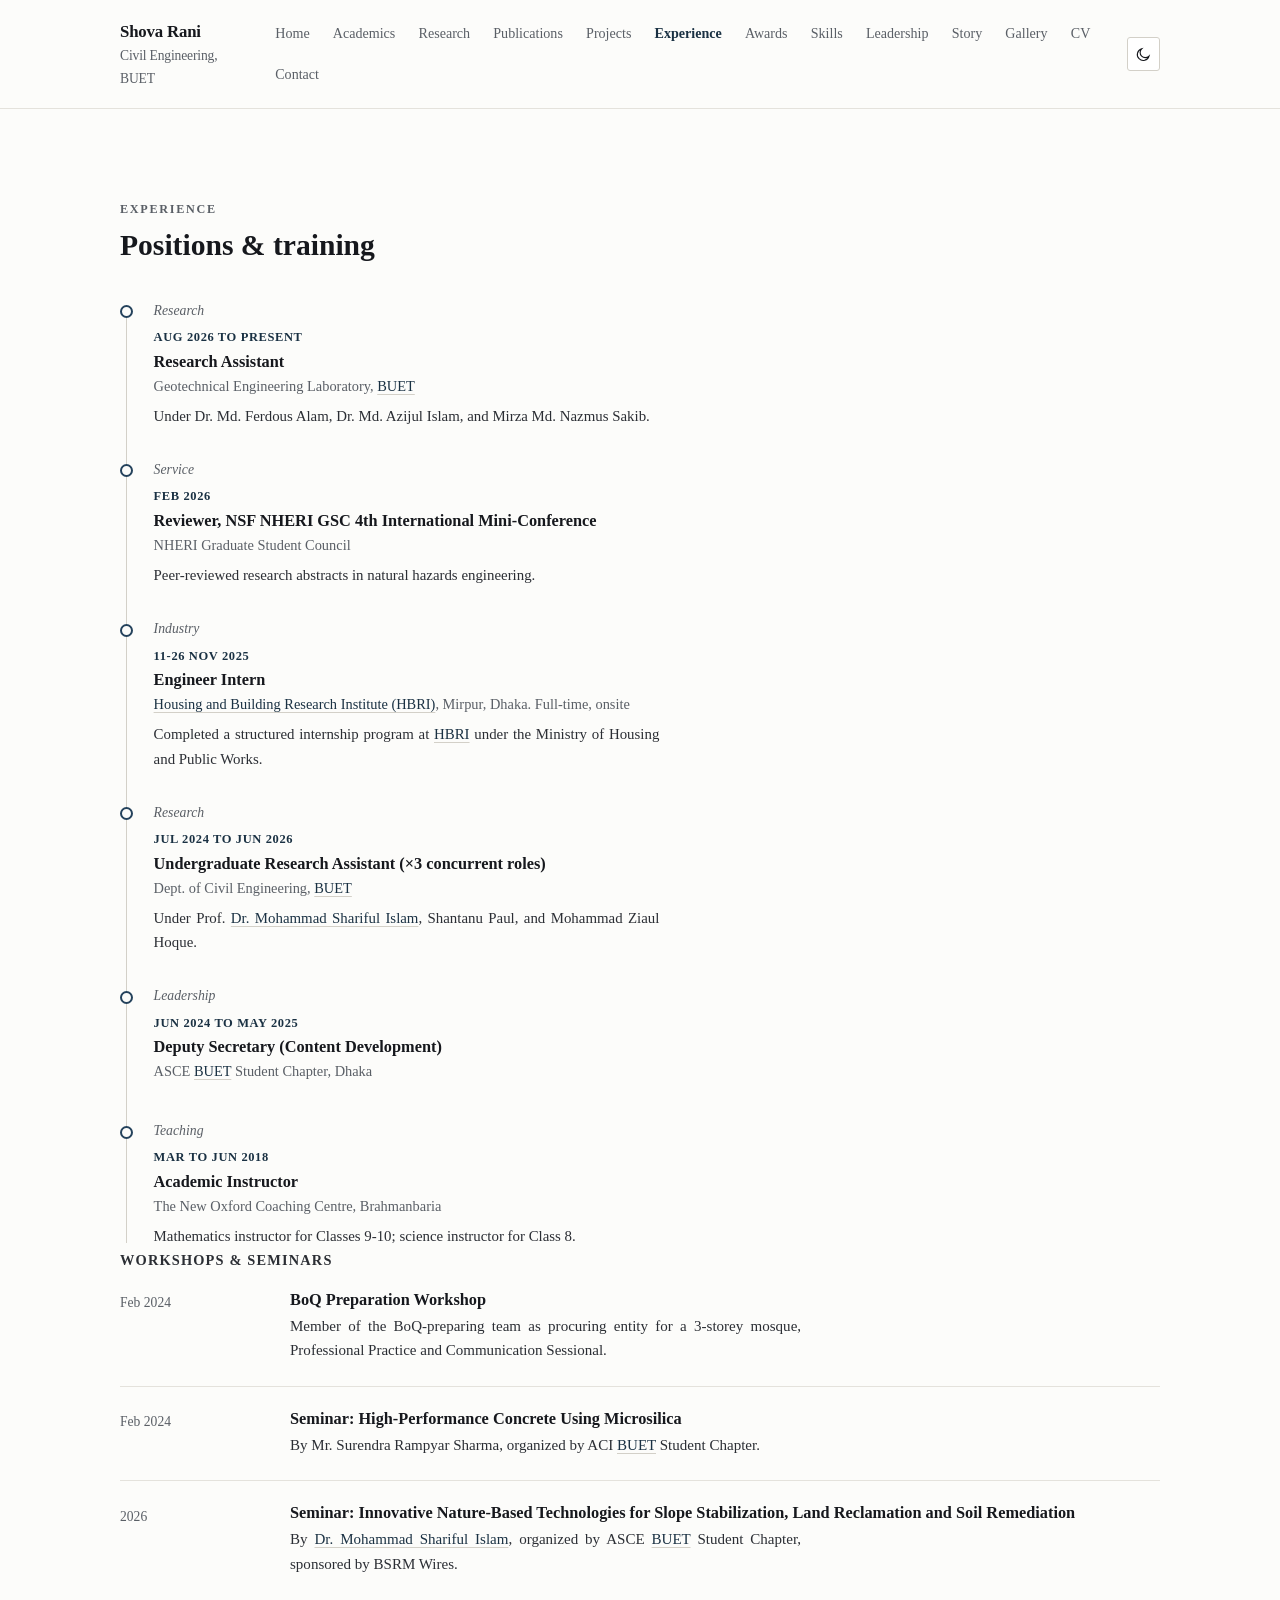
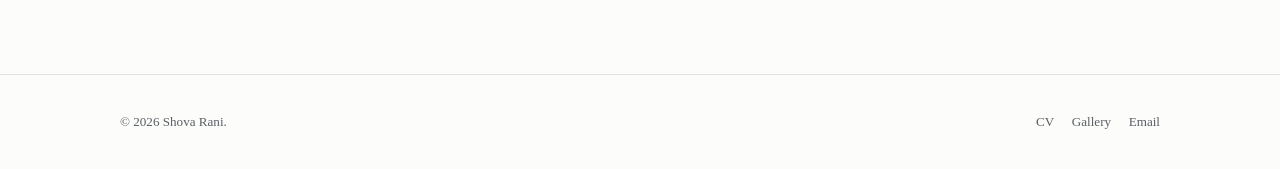
<file: experience.html>
<!doctype html>
<html lang="en">
<head>
<meta charset="UTF-8">
<meta name="viewport" content="width=device-width, initial-scale=1">
<title>Experience | Shova Rani</title>
<meta name="description" content="Positions, internships, teaching, and training experience of Shova Rani, Civil Engineering, BUET.">
<link rel="canonical" href="https://shovarani-buet.github.io/shovarani-buet/experience.html">
<meta name="robots" content="index, follow">
<meta name="theme-color" content="#fcfcfa" media="(prefers-color-scheme: light)">
<meta name="theme-color" content="#14161a" media="(prefers-color-scheme: dark)">
<link rel="icon" href="favicon.svg" type="image/svg+xml">
<link rel="icon" href="favicon-32.png" sizes="32x32" type="image/png">
<link rel="apple-touch-icon" href="apple-touch-icon.png">
<link rel="manifest" href="site.webmanifest">
<link rel="stylesheet" href="assets/css/site.css">
<script>
  (function () {
    try {
      var t = localStorage.getItem("theme");
      if (t) document.documentElement.setAttribute("data-theme", t);
    } catch (e) {}
  })();
</script>
</head>
<body>
<a class="skip-link" href="#main">Skip to content</a>

<header class="site-header">
  <div class="wrap header-inner">
    <a class="brand" href="index.html">Shova Rani <span>Civil Engineering, BUET</span></a>
    <div class="nav-primary">
      <nav class="nav-list" aria-label="Primary">
        <a href="index.html">Home</a>
        <a href="academics.html">Academics</a>
        <a href="research.html">Research</a>
        <a href="publications.html">Publications</a>
        <a href="projects.html">Projects</a>
        <a href="experience.html" aria-current="true">Experience</a>
        <a href="awards.html">Awards</a>
        <a href="skills.html">Skills</a>
        <a href="leadership.html">Leadership</a>
        <a href="story.html">Story</a>
        <a href="gallery.html">Gallery</a>
        <a href="cv.html">CV</a>
        <a href="contact.html">Contact</a>
      </nav>
      <div class="header-actions">
        <button class="theme-toggle" data-theme-toggle type="button" aria-pressed="false" aria-label="Toggle dark mode">
          <svg class="icon-moon" viewBox="0 0 24 24" fill="none" stroke="currentColor" stroke-width="1.6"><path d="M20 14.5A8.5 8.5 0 1 1 9.5 4a7 7 0 0 0 10.5 10.5Z"/></svg>
          <svg class="icon-sun" viewBox="0 0 24 24" fill="none" stroke="currentColor" stroke-width="1.6"><circle cx="12" cy="12" r="4.2"/><path d="M12 2.5v2M12 19.5v2M4.2 4.2l1.4 1.4M18.4 18.4l1.4 1.4M2.5 12h2M19.5 12h2M4.2 19.8l1.4-1.4M18.4 5.6l1.4-1.4"/></svg>
        </button>
        <button class="nav-toggle" data-nav-toggle type="button" aria-expanded="false" aria-controls="nav-drawer" aria-label="Open navigation menu">
          <svg viewBox="0 0 24 24" fill="none" stroke="currentColor" stroke-width="1.7"><path d="M4 7h16M4 12h16M4 17h16"/></svg>
        </button>
      </div>
    </div>
  </div>
</header>

<div class="nav-drawer" id="nav-drawer" data-nav-drawer>
  <div class="nav-drawer-backdrop" data-nav-backdrop></div>
  <nav class="nav-drawer-panel" aria-label="Mobile">
    <button class="btn btn-sm nav-drawer-close" data-nav-close type="button">Close</button>
    <a href="index.html">Home</a>
    <a href="academics.html">Academics</a>
    <a href="research.html">Research</a>
    <a href="publications.html">Publications</a>
    <a href="projects.html">Projects</a>
    <a href="experience.html" aria-current="true">Experience</a>
    <a href="awards.html">Awards</a>
    <a href="skills.html">Skills</a>
    <a href="leadership.html">Leadership</a>
    <a href="story.html">Story</a>
    <a href="gallery.html">Gallery</a>
    <a href="cv.html">CV</a>
    <a href="contact.html">Contact</a>
  </nav>
</div>

<main id="main">

  <!-- ===================== EXPERIENCE ===================== -->
  <section class="section" id="experience">
    <div class="wrap">
      <div class="section-head">
        <div>
          <span class="kicker">Experience</span>
          <h2>Positions &amp; training</h2>
        </div>
      </div>

      <div class="timeline">
        <div class="tl-item">
          <div class="tl-tag">Research</div>
          <div class="tl-date">Aug 2026 to Present</div>
          <h4>Research Assistant</h4>
          <div class="tl-org">Geotechnical Engineering Laboratory, <a class="link" href="https://www.buet.ac.bd/web/#/" target="_blank" rel="noopener noreferrer">BUET</a></div>
          <p class="tl-desc">Under Dr. Md. Ferdous Alam, Dr. Md. Azijul Islam, and Mirza Md. Nazmus Sakib.</p>
        </div>

        <div class="tl-item">
          <div class="tl-tag">Service</div>
          <div class="tl-date">Feb 2026</div>
          <h4>Reviewer, NSF NHERI GSC 4th International Mini-Conference</h4>
          <div class="tl-org">NHERI Graduate Student Council</div>
          <p class="tl-desc">Peer-reviewed research abstracts in natural hazards engineering.</p>
        </div>

        <div class="tl-item">
          <div class="tl-tag">Industry</div>
          <div class="tl-date">11-26 Nov 2025</div>
          <h4>Engineer Intern</h4>
          <div class="tl-org"><a class="link" href="https://hbri.gov.bd/" target="_blank" rel="noopener noreferrer">Housing and Building Research Institute (HBRI)</a>, Mirpur, Dhaka. Full-time, onsite</div>
          <p class="tl-desc">Completed a structured internship program at <a class="link" href="https://hbri.gov.bd/" target="_blank" rel="noopener noreferrer">HBRI</a> under the Ministry of Housing and Public Works.</p>
        </div>

        <div class="tl-item">
          <div class="tl-tag">Research</div>
          <div class="tl-date">Jul 2024 to Jun 2026</div>
          <h4>Undergraduate Research Assistant (×3 concurrent roles)</h4>
          <div class="tl-org">Dept. of Civil Engineering, <a class="link" href="https://www.buet.ac.bd/web/#/" target="_blank" rel="noopener noreferrer">BUET</a></div>
          <p class="tl-desc">Under Prof. <a class="link" href="https://ce.buet.ac.bd/profile-of-mohammad-shariful-islam/" target="_blank" rel="noopener noreferrer">Dr. Mohammad Shariful Islam</a>, Shantanu Paul, and Mohammad Ziaul Hoque.</p>
        </div>

        <div class="tl-item">
          <div class="tl-tag">Leadership</div>
          <div class="tl-date">Jun 2024 to May 2025</div>
          <h4>Deputy Secretary (Content Development)</h4>
          <div class="tl-org">ASCE <a class="link" href="https://www.buet.ac.bd/web/#/" target="_blank" rel="noopener noreferrer">BUET</a> Student Chapter, Dhaka</div>
        </div>

        <div class="tl-item">
          <div class="tl-tag">Teaching</div>
          <div class="tl-date">Mar to Jun 2018</div>
          <h4>Academic Instructor</h4>
          <div class="tl-org">The New Oxford Coaching Centre, Brahmanbaria</div>
          <p class="tl-desc">Mathematics instructor for Classes 9-10; science instructor for Class 8.</p>
        </div>
      </div>

      <p class="subsection-title">Workshops &amp; seminars</p>
      <div class="position-list">
        <div class="position">
          <div class="position-date">Feb 2024</div>
          <div>
            <h4>BoQ Preparation Workshop</h4>
            <p class="desc">Member of the BoQ-preparing team as procuring entity for a 3-storey mosque, Professional Practice and Communication Sessional.</p>
          </div>
        </div>
        <div class="position">
          <div class="position-date">Feb 2024</div>
          <div>
            <h4>Seminar: High-Performance Concrete Using Microsilica</h4>
            <p class="desc">By Mr. Surendra Rampyar Sharma, organized by ACI <a class="link" href="https://www.buet.ac.bd/web/#/" target="_blank" rel="noopener noreferrer">BUET</a> Student Chapter.</p>
          </div>
        </div>
        <div class="position">
          <div class="position-date">2026</div>
          <div>
            <h4>Seminar: Innovative Nature-Based Technologies for Slope Stabilization, Land Reclamation and Soil Remediation</h4>
            <p class="desc">By <a class="link" href="https://ce.buet.ac.bd/profile-of-mohammad-shariful-islam/" target="_blank" rel="noopener noreferrer">Dr. Mohammad Shariful Islam</a>, organized by ASCE <a class="link" href="https://www.buet.ac.bd/web/#/" target="_blank" rel="noopener noreferrer">BUET</a> Student Chapter, sponsored by BSRM Wires.</p>
          </div>
        </div>
      </div>
    </div>
  </section>

</main>

<footer class="site-footer">
  <div class="wrap footer-inner">
    <span>&copy; <span data-current-year>2026</span> Shova Rani.</span>
    <nav class="footer-links" aria-label="Footer">
      <a href="cv.html">CV</a>
      <a href="gallery.html">Gallery</a>
      <a href="mailto:shovarani2021@gmail.com">Email</a>
    </nav>
  </div>
</footer>

<script src="assets/js/site.js" defer></script>
</body>
</html>
</file>
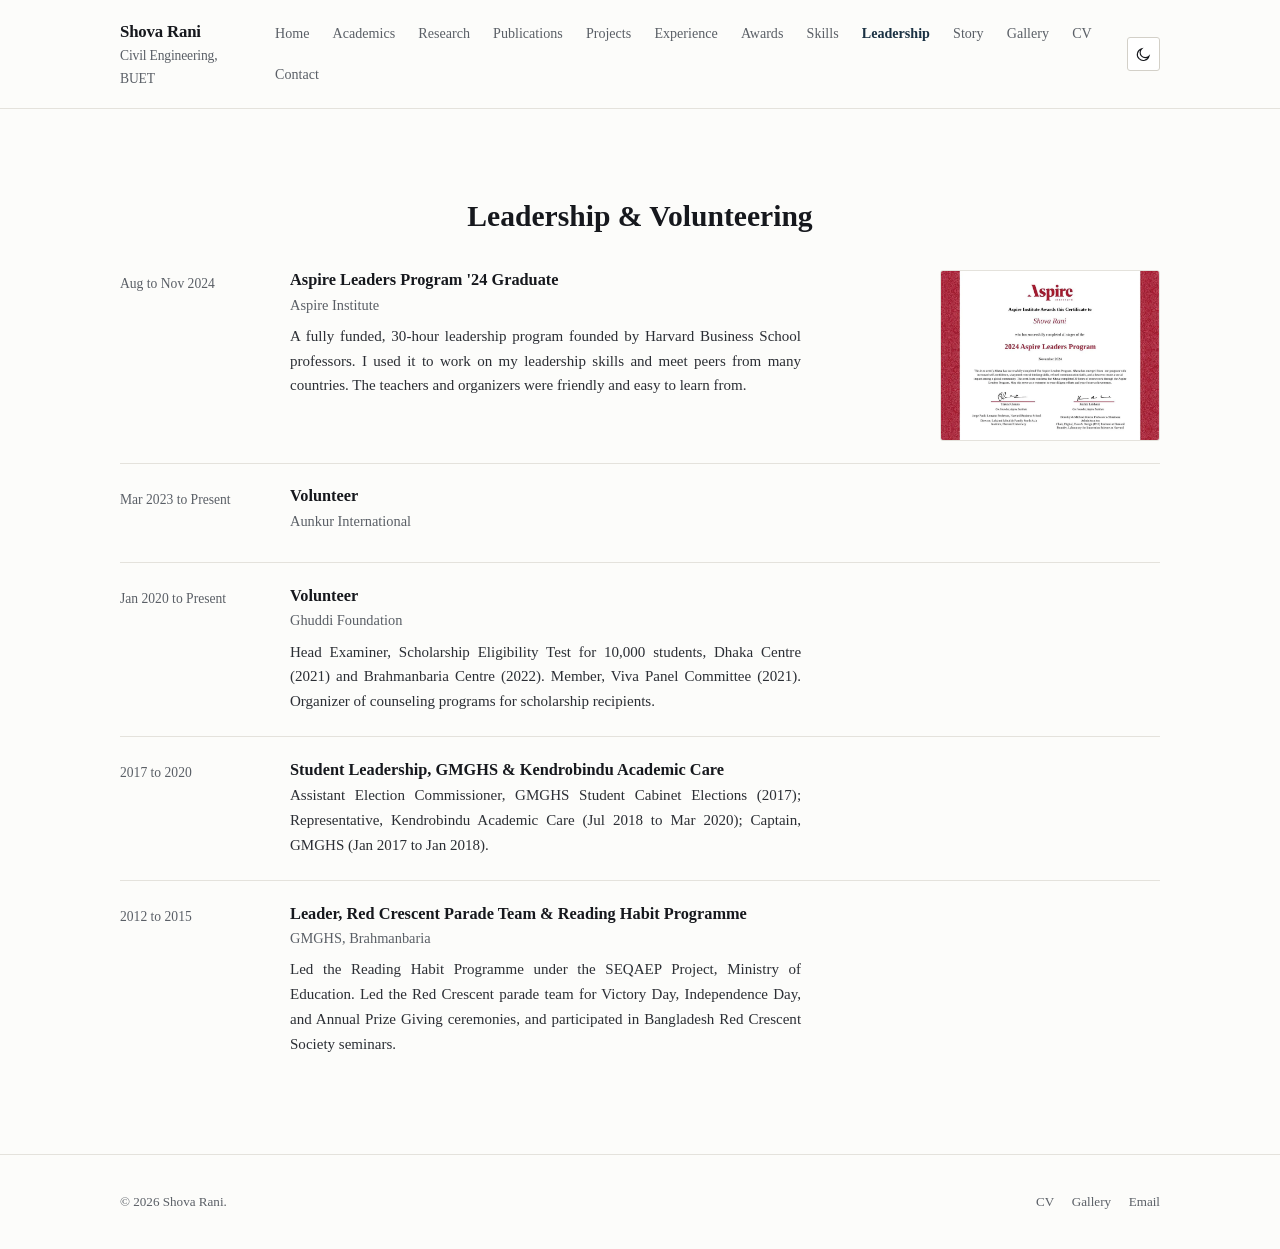
<file: leadership.html>
<!doctype html>
<html lang="en">
<head>
<meta charset="UTF-8">
<meta name="viewport" content="width=device-width, initial-scale=1">
<title>Leadership &amp; Volunteering | Shova Rani</title>
<meta name="description" content="Leadership roles and volunteering work by Shova Rani beyond the lab, in Bangladesh.">
<link rel="canonical" href="https://shovarani-buet.github.io/shovarani-buet/leadership.html">
<meta name="robots" content="index, follow">
<meta name="theme-color" content="#fcfcfa" media="(prefers-color-scheme: light)">
<meta name="theme-color" content="#14161a" media="(prefers-color-scheme: dark)">
<link rel="icon" href="favicon.svg" type="image/svg+xml">
<link rel="icon" href="favicon-32.png" sizes="32x32" type="image/png">
<link rel="apple-touch-icon" href="apple-touch-icon.png">
<link rel="manifest" href="site.webmanifest">
<link rel="stylesheet" href="assets/css/site.css">
<script>
  (function () {
    try {
      var t = localStorage.getItem("theme");
      if (t) document.documentElement.setAttribute("data-theme", t);
    } catch (e) {}
  })();
</script>
</head>
<body>
<a class="skip-link" href="#main">Skip to content</a>

<header class="site-header">
  <div class="wrap header-inner">
    <a class="brand" href="index.html">Shova Rani <span>Civil Engineering, BUET</span></a>
    <div class="nav-primary">
      <nav class="nav-list" aria-label="Primary">
        <a href="index.html">Home</a>
        <a href="academics.html">Academics</a>
        <a href="research.html">Research</a>
        <a href="publications.html">Publications</a>
        <a href="projects.html">Projects</a>
        <a href="experience.html">Experience</a>
        <a href="awards.html">Awards</a>
        <a href="skills.html">Skills</a>
        <a href="leadership.html" aria-current="true">Leadership</a>
        <a href="story.html">Story</a>
        <a href="gallery.html">Gallery</a>
        <a href="cv.html">CV</a>
        <a href="contact.html">Contact</a>
      </nav>
      <div class="header-actions">
        <button class="theme-toggle" data-theme-toggle type="button" aria-pressed="false" aria-label="Toggle dark mode">
          <svg class="icon-moon" viewBox="0 0 24 24" fill="none" stroke="currentColor" stroke-width="1.6"><path d="M20 14.5A8.5 8.5 0 1 1 9.5 4a7 7 0 0 0 10.5 10.5Z"/></svg>
          <svg class="icon-sun" viewBox="0 0 24 24" fill="none" stroke="currentColor" stroke-width="1.6"><circle cx="12" cy="12" r="4.2"/><path d="M12 2.5v2M12 19.5v2M4.2 4.2l1.4 1.4M18.4 18.4l1.4 1.4M2.5 12h2M19.5 12h2M4.2 19.8l1.4-1.4M18.4 5.6l1.4-1.4"/></svg>
        </button>
        <button class="nav-toggle" data-nav-toggle type="button" aria-expanded="false" aria-controls="nav-drawer" aria-label="Open navigation menu">
          <svg viewBox="0 0 24 24" fill="none" stroke="currentColor" stroke-width="1.7"><path d="M4 7h16M4 12h16M4 17h16"/></svg>
        </button>
      </div>
    </div>
  </div>
</header>

<div class="nav-drawer" id="nav-drawer" data-nav-drawer>
  <div class="nav-drawer-backdrop" data-nav-backdrop></div>
  <nav class="nav-drawer-panel" aria-label="Mobile">
    <button class="btn btn-sm nav-drawer-close" data-nav-close type="button">Close</button>
    <a href="index.html">Home</a>
    <a href="academics.html">Academics</a>
    <a href="research.html">Research</a>
    <a href="publications.html">Publications</a>
    <a href="projects.html">Projects</a>
    <a href="experience.html">Experience</a>
    <a href="awards.html">Awards</a>
    <a href="skills.html">Skills</a>
    <a href="leadership.html" aria-current="true">Leadership</a>
    <a href="story.html">Story</a>
    <a href="gallery.html">Gallery</a>
    <a href="cv.html">CV</a>
    <a href="contact.html">Contact</a>
  </nav>
</div>

<main id="main">

  <!-- ===================== LEADERSHIP ===================== -->
  <section class="section" id="leadership">
    <div class="wrap">
      <div class="section-head section-head--center">
        <div>
          <h2>Leadership &amp; Volunteering</h2>
        </div>
      </div>

      <div class="position-list">
        <div class="position">
          <div class="position-date">Aug to Nov 2024</div>
          <div class="position-with-photo">
            <div>
              <h4>Aspire Leaders Program '24 Graduate</h4>
              <div class="org">Aspire Institute</div>
              <p class="desc">A fully funded, 30-hour leadership program founded by Harvard Business School professors. I used it to work on my leadership skills and meet peers from many countries. The teachers and organizers were friendly and easy to learn from.</p>
            </div>
            <img class="position-photo" src="assets/img/leadership/aspire-certificate-800.webp" alt="Aspire Leaders Program certificate of completion" loading="lazy" decoding="async" width="800" height="618">
          </div>
        </div>
        <div class="position">
          <div class="position-date">Mar 2023 to Present</div>
          <div>
            <h4>Volunteer</h4>
            <div class="org">Aunkur International</div>
          </div>
        </div>
        <div class="position">
          <div class="position-date">Jan 2020 to Present</div>
          <div>
            <h4>Volunteer</h4>
            <div class="org">Ghuddi Foundation</div>
            <p class="desc">Head Examiner, Scholarship Eligibility Test for 10,000 students, Dhaka Centre (2021) and Brahmanbaria Centre (2022). Member, Viva Panel Committee (2021). Organizer of counseling programs for scholarship recipients.</p>
          </div>
        </div>
        <div class="position">
          <div class="position-date">2017 to 2020</div>
          <div>
            <h4>Student Leadership, GMGHS &amp; Kendrobindu Academic Care</h4>
            <p class="desc">Assistant Election Commissioner, GMGHS Student Cabinet Elections (2017); Representative, Kendrobindu Academic Care (Jul 2018 to Mar 2020); Captain, GMGHS (Jan 2017 to Jan 2018).</p>
          </div>
        </div>
        <div class="position">
          <div class="position-date">2012 to 2015</div>
          <div>
            <h4>Leader, Red Crescent Parade Team &amp; Reading Habit Programme</h4>
            <div class="org">GMGHS, Brahmanbaria</div>
            <p class="desc">Led the Reading Habit Programme under the SEQAEP Project, Ministry of Education. Led the Red Crescent parade team for Victory Day, Independence Day, and Annual Prize Giving ceremonies, and participated in Bangladesh Red Crescent Society seminars.</p>
          </div>
        </div>
      </div>
    </div>
  </section>

</main>

<footer class="site-footer">
  <div class="wrap footer-inner">
    <span>&copy; <span data-current-year>2026</span> Shova Rani.</span>
    <nav class="footer-links" aria-label="Footer">
      <a href="cv.html">CV</a>
      <a href="gallery.html">Gallery</a>
      <a href="mailto:shovarani2021@gmail.com">Email</a>
    </nav>
  </div>
</footer>

<script src="assets/js/site.js" defer></script>
</body>
</html>
</file>
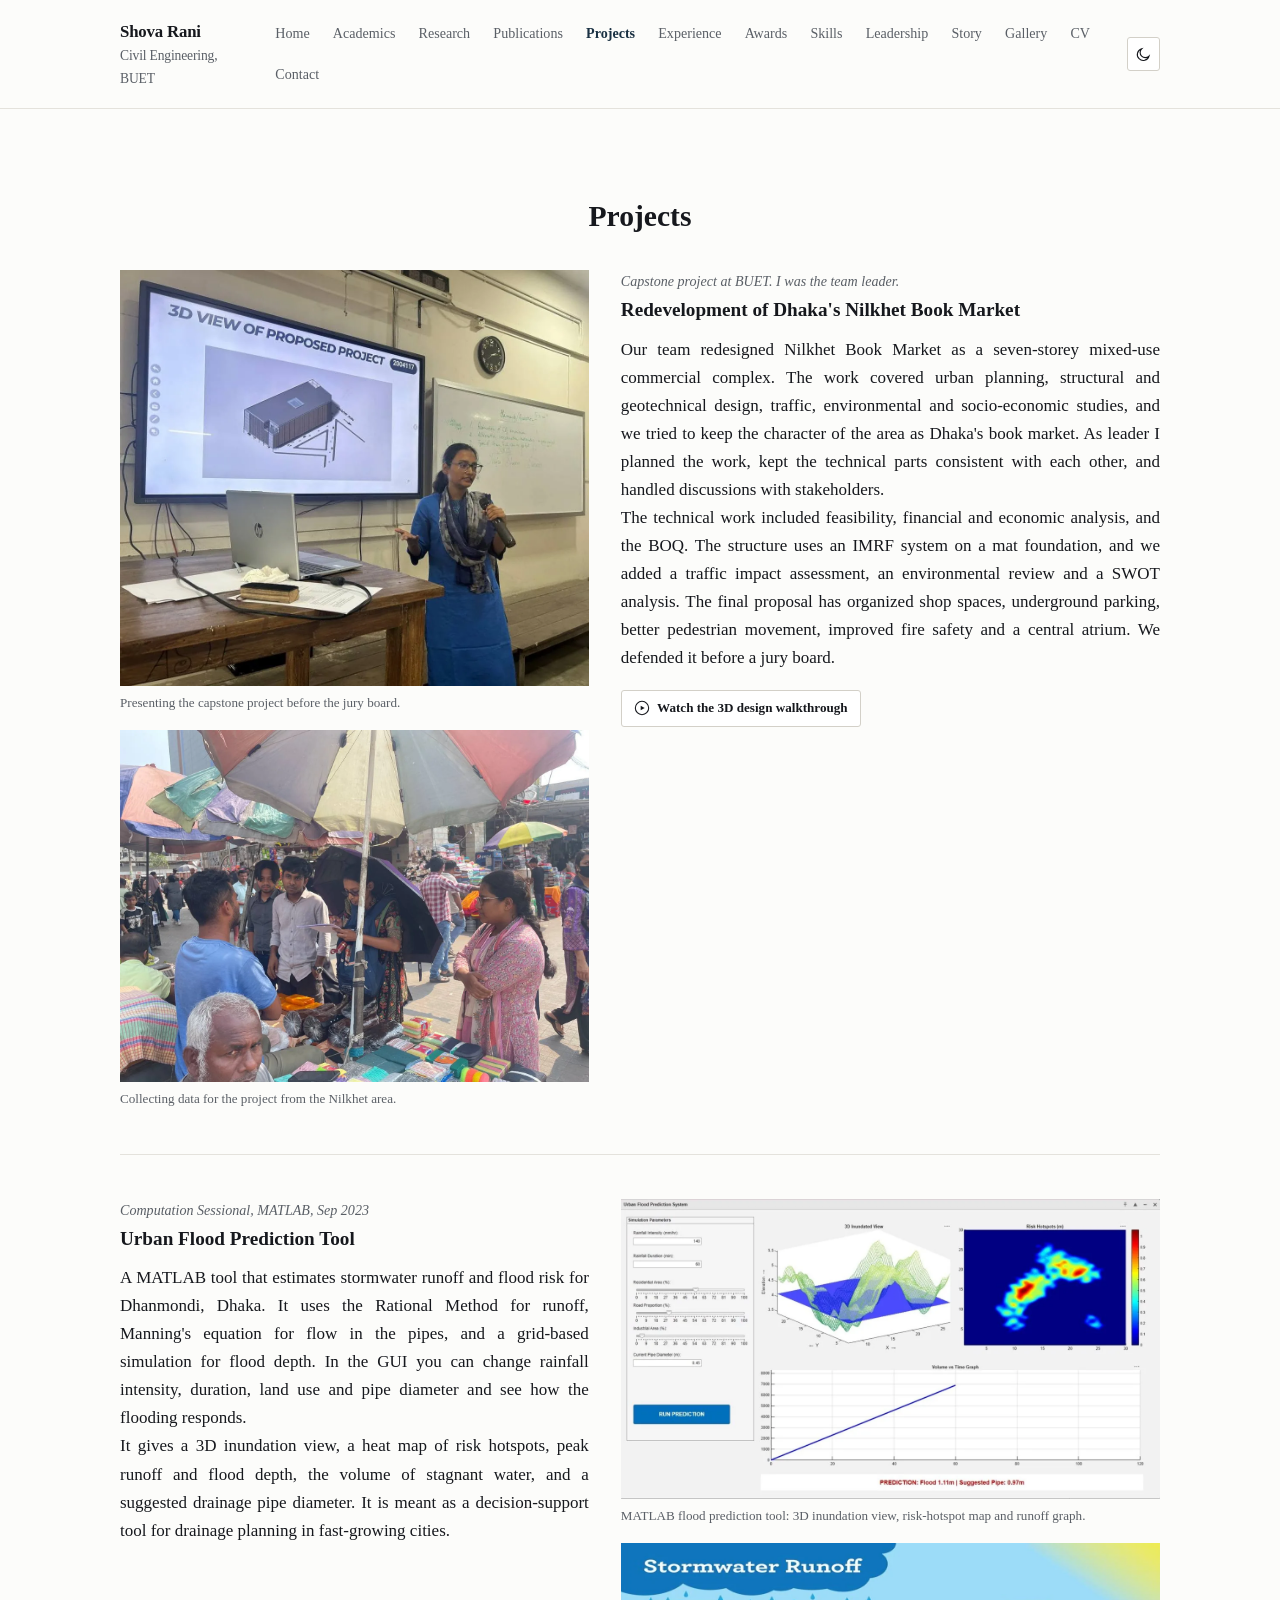
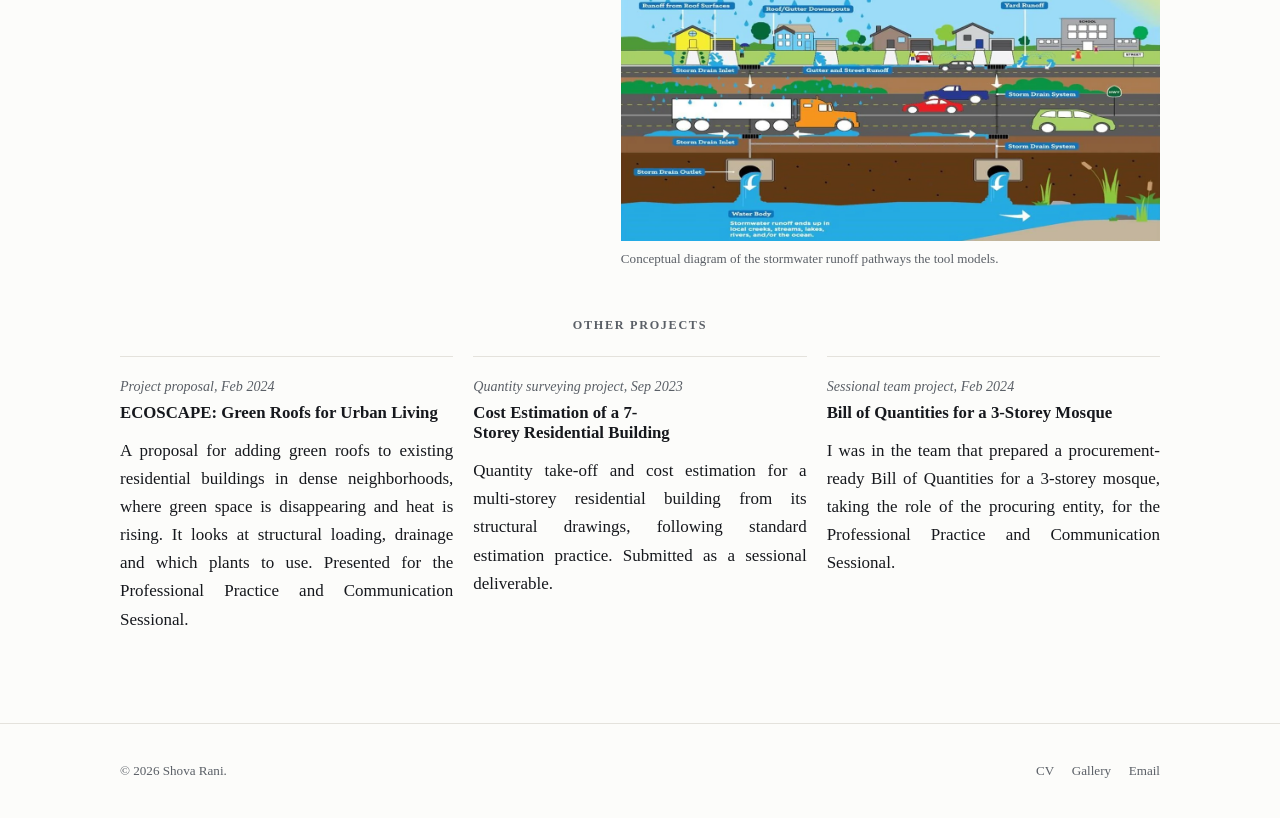
<file: projects.html>
<!doctype html>
<html lang="en">

<head>
  <meta charset="UTF-8">
  <meta name="viewport" content="width=device-width, initial-scale=1">
  <title>Projects | Shova Rani</title>
  <meta name="description"
    content="Applied engineering projects by Shova Rani: capstone urban redevelopment, MATLAB flood prediction, and sessional design work.">
  <link rel="canonical" href="https://shovarani-buet.github.io/shovarani-buet/projects.html">
  <meta name="robots" content="index, follow">
  <meta name="theme-color" content="#fcfcfa" media="(prefers-color-scheme: light)">
  <meta name="theme-color" content="#14161a" media="(prefers-color-scheme: dark)">
  <link rel="icon" href="favicon.svg" type="image/svg+xml">
  <link rel="icon" href="favicon-32.png" sizes="32x32" type="image/png">
  <link rel="apple-touch-icon" href="apple-touch-icon.png">
  <link rel="manifest" href="site.webmanifest">
  <link rel="stylesheet" href="assets/css/site.css">
  <script>
    (function () {
      try {
        var t = localStorage.getItem("theme");
        if (t) document.documentElement.setAttribute("data-theme", t);
      } catch (e) { }
    })();
  </script>
</head>

<body>
  <a class="skip-link" href="#main">Skip to content</a>

  <header class="site-header">
    <div class="wrap header-inner">
      <a class="brand" href="index.html">Shova Rani <span>Civil Engineering, BUET</span></a>
      <div class="nav-primary">
        <nav class="nav-list" aria-label="Primary">
          <a href="index.html">Home</a>
          <a href="academics.html">Academics</a>
          <a href="research.html">Research</a>
          <a href="publications.html">Publications</a>
          <a href="projects.html" aria-current="true">Projects</a>
          <a href="experience.html">Experience</a>
          <a href="awards.html">Awards</a>
          <a href="skills.html">Skills</a>
          <a href="leadership.html">Leadership</a>
          <a href="story.html">Story</a>
          <a href="gallery.html">Gallery</a>
          <a href="cv.html">CV</a>
          <a href="contact.html">Contact</a>
        </nav>
        <div class="header-actions">
          <button class="theme-toggle" data-theme-toggle type="button" aria-pressed="false"
            aria-label="Toggle dark mode">
            <svg class="icon-moon" viewBox="0 0 24 24" fill="none" stroke="currentColor" stroke-width="1.6">
              <path d="M20 14.5A8.5 8.5 0 1 1 9.5 4a7 7 0 0 0 10.5 10.5Z" />
            </svg>
            <svg class="icon-sun" viewBox="0 0 24 24" fill="none" stroke="currentColor" stroke-width="1.6">
              <circle cx="12" cy="12" r="4.2" />
              <path
                d="M12 2.5v2M12 19.5v2M4.2 4.2l1.4 1.4M18.4 18.4l1.4 1.4M2.5 12h2M19.5 12h2M4.2 19.8l1.4-1.4M18.4 5.6l1.4-1.4" />
            </svg>
          </button>
          <button class="nav-toggle" data-nav-toggle type="button" aria-expanded="false" aria-controls="nav-drawer"
            aria-label="Open navigation menu">
            <svg viewBox="0 0 24 24" fill="none" stroke="currentColor" stroke-width="1.7">
              <path d="M4 7h16M4 12h16M4 17h16" />
            </svg>
          </button>
        </div>
      </div>
    </div>
  </header>

  <div class="nav-drawer" id="nav-drawer" data-nav-drawer>
    <div class="nav-drawer-backdrop" data-nav-backdrop></div>
    <nav class="nav-drawer-panel" aria-label="Mobile">
      <button class="btn btn-sm nav-drawer-close" data-nav-close type="button">Close</button>
      <a href="index.html">Home</a>
      <a href="academics.html">Academics</a>
      <a href="research.html">Research</a>
      <a href="publications.html">Publications</a>
      <a href="projects.html" aria-current="true">Projects</a>
      <a href="experience.html">Experience</a>
      <a href="awards.html">Awards</a>
      <a href="skills.html">Skills</a>
      <a href="leadership.html">Leadership</a>
      <a href="story.html">Story</a>
      <a href="gallery.html">Gallery</a>
      <a href="cv.html">CV</a>
      <a href="contact.html">Contact</a>
    </nav>
  </div>

  <main id="main">

    <!-- ===================== PROJECTS ===================== -->
    <section class="section" id="projects">
      <div class="wrap">
        <div class="section-head section-head--center">
          <div>
            <h2>Projects</h2>
          </div>
        </div>

        <div class="project-grid project-grid--featured">

          <!-- Capstone -->
          <article class="project-card project-card--featured">
            <div class="project-media project-media--stack">
              <figure class="project-shot">
                <img src="assets/img/projects/capstone-jury-presentation-1600.webp"
                  alt="Shova presenting the capstone project before the jury board" loading="lazy" decoding="async"
                  width="1082" height="960">
                <figcaption>Presenting the capstone project before the jury board.</figcaption>
              </figure>
              <figure class="project-shot">
                <img src="assets/img/projects/capstone-data-collection-1600.webp"
                  alt="Collecting field data for the project from the Nilkhet area" loading="lazy" decoding="async"
                  width="1280" height="960">
                <figcaption>Collecting data for the project from the Nilkhet area.</figcaption>
              </figure>
            </div>
            <div class="project-body">
              <div class="project-tag">Capstone project at BUET. I was the team leader.</div>
              <h3>Redevelopment of Dhaka's Nilkhet Book Market</h3>
              <p>Our team redesigned Nilkhet Book Market as a seven-storey mixed-use commercial complex. The work covered urban planning, structural and geotechnical design, traffic, environmental and socio-economic studies, and we tried to keep the character of the area as Dhaka's book market. As leader I planned the work, kept the technical parts consistent with each other, and handled discussions with stakeholders.</p>
              <p>The technical work included feasibility, financial and economic analysis, and the BOQ. The structure uses an IMRF system on a mat foundation, and we added a traffic impact assessment, an environmental review and a SWOT analysis. The final proposal has organized shop spaces, underground parking, better pedestrian movement, improved fire safety and a central atrium. We defended it before a jury board.</p>
              <p class="project-actions">
                <a class="btn btn-sm" href="https://youtu.be/MCjq7_3Bd3A?si=X1IP_PXyQ-fzNWGA" target="_blank"
                  rel="noopener">
                  <svg viewBox="0 0 24 24" fill="currentColor" aria-hidden="true">
                    <circle cx="12" cy="12" r="10" fill="none" stroke="currentColor" stroke-width="1.6" />
                    <path d="M10 8.5v7l6-3.5-6-3.5Z" />
                  </svg>
                  Watch the 3D design walkthrough
                </a>
              </p>
            </div>
          </article>

          <!-- MATLAB Flood tool -->
          <article class="project-card project-card--featured project-card--flip">
            <div class="project-media project-media--stack">
              <figure class="project-shot">
                <img src="assets/img/projects/matlab-flood-prediction-tool-1600.webp"
                  alt="MATLAB GUI for the urban flood prediction system, showing a 3D inundation surface, a risk-hotspot heat map, and a volume-vs-time graph"
                  loading="lazy" decoding="async" width="1280" height="712">
                <figcaption>MATLAB flood prediction tool: 3D inundation view, risk-hotspot map and runoff graph.</figcaption>
              </figure>
              <figure class="project-shot">
                <img src="assets/img/projects/stormwater-runoff-diagram-1600.webp"
                  alt="Diagram of urban stormwater runoff pathways, from roof and street runoff through storm drains to the receiving water body"
                  loading="lazy" decoding="async" width="1267" height="702">
                <figcaption>Conceptual diagram of the stormwater runoff pathways the tool models.</figcaption>
              </figure>
            </div>
            <div class="project-body">
              <div class="project-tag">Computation Sessional, MATLAB, Sep 2023</div>
              <h3>Urban Flood Prediction Tool</h3>
              <p>A MATLAB tool that estimates stormwater runoff and flood risk for Dhanmondi, Dhaka. It uses the Rational Method for runoff, Manning's equation for flow in the pipes, and a grid-based simulation for flood depth. In the GUI you can change rainfall intensity, duration, land use and pipe diameter and see how the flooding responds.</p>
              <p>It gives a 3D inundation view, a heat map of risk hotspots, peak runoff and flood depth, the volume of stagnant water, and a suggested drainage pipe diameter. It is meant as a decision-support tool for drainage planning in fast-growing cities.</p>
            </div>
          </article>

        </div>

        <h3 class="kicker projects-subhead">Other Projects</h3>

        <div class="project-grid--compact">

          <!-- ECOSCAPE -->
          <article class="project-card--compact">
            <div class="project-tag">Project proposal, Feb 2024</div>
            <h3>ECOSCAPE: Green Roofs for Urban Living</h3>
            <p>A proposal for adding green roofs to existing residential buildings in dense neighborhoods, where green space is disappearing and heat is rising. It looks at structural loading, drainage and which plants to use. Presented for the Professional Practice and Communication Sessional.</p>
          </article>

          <!-- Quantity surveying -->
          <article class="project-card--compact">
            <div class="project-tag">Quantity surveying project, Sep 2023</div>
            <h3>Cost Estimation of a 7-Storey Residential Building</h3>
            <p>Quantity take-off and cost estimation for a multi-storey residential building from its structural drawings, following standard estimation practice. Submitted as a sessional deliverable.</p>
          </article>

          <!-- BoQ -->
          <article class="project-card--compact">
            <div class="project-tag">Sessional team project, Feb 2024</div>
            <h3>Bill of Quantities for a 3-Storey Mosque</h3>
            <p>I was in the team that prepared a procurement-ready Bill of Quantities for a 3-storey mosque, taking the role of the procuring entity, for the Professional Practice and Communication Sessional.</p>
          </article>

        </div>
      </div>
    </section>

  </main>

  <footer class="site-footer">
    <div class="wrap footer-inner">
      <span>&copy; <span data-current-year>2026</span> Shova Rani.</span>
      <nav class="footer-links" aria-label="Footer">
        <a href="cv.html">CV</a>
        <a href="gallery.html">Gallery</a>
        <a href="mailto:shovarani2021@gmail.com">Email</a>
      </nav>
    </div>
  </footer>

  <script src="assets/js/site.js" defer></script>
</body>

</html>
</file>
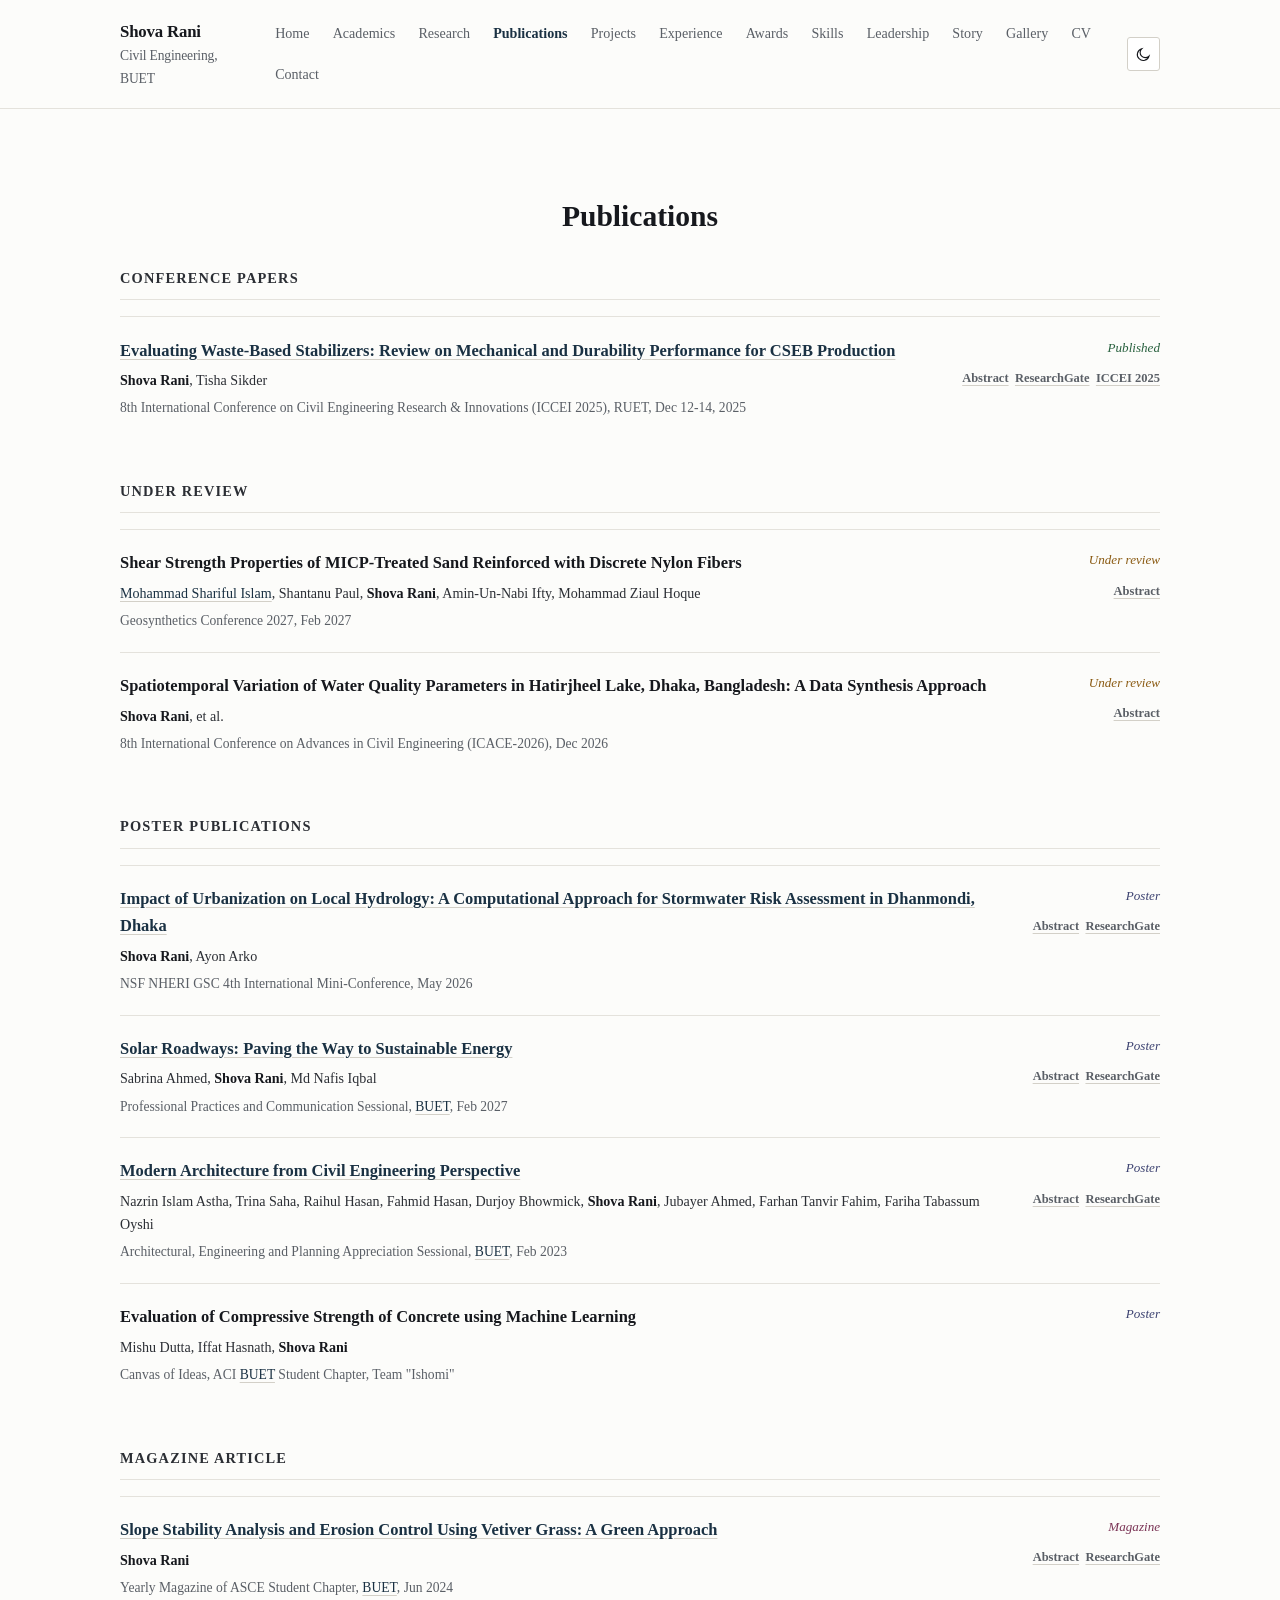
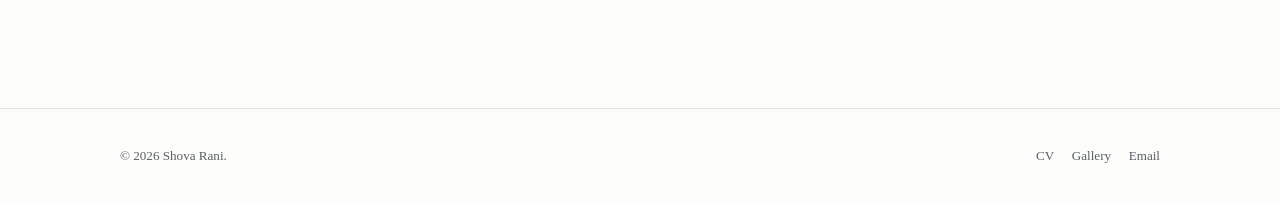
<file: publications.html>
<!doctype html>
<html lang="en">
<head>
<meta charset="UTF-8">
<meta name="viewport" content="width=device-width, initial-scale=1">
<title>Publications | Shova Rani</title>
<meta name="description" content="Conference papers, manuscripts under review, poster publications, and a magazine article by Shova Rani, Civil Engineering, BUET, with full abstracts.">
<link rel="canonical" href="https://shovarani-buet.github.io/shovarani-buet/publications.html">
<meta name="robots" content="index, follow">
<meta name="theme-color" content="#fcfcfa" media="(prefers-color-scheme: light)">
<meta name="theme-color" content="#14161a" media="(prefers-color-scheme: dark)">
<link rel="icon" href="favicon.svg" type="image/svg+xml">
<link rel="icon" href="favicon-32.png" sizes="32x32" type="image/png">
<link rel="apple-touch-icon" href="apple-touch-icon.png">
<link rel="manifest" href="site.webmanifest">
<link rel="stylesheet" href="assets/css/site.css">
<script>
  (function () {
    try {
      var t = localStorage.getItem("theme");
      if (t) document.documentElement.setAttribute("data-theme", t);
    } catch (e) {}
  })();
</script>
</head>
<body>
<a class="skip-link" href="#main">Skip to content</a>

<header class="site-header">
  <div class="wrap header-inner">
    <a class="brand" href="index.html">Shova Rani <span>Civil Engineering, BUET</span></a>
    <div class="nav-primary">
      <nav class="nav-list" aria-label="Primary">
        <a href="index.html">Home</a>
        <a href="academics.html">Academics</a>
        <a href="research.html">Research</a>
        <a href="publications.html" aria-current="true">Publications</a>
        <a href="projects.html">Projects</a>
        <a href="experience.html">Experience</a>
        <a href="awards.html">Awards</a>
        <a href="skills.html">Skills</a>
        <a href="leadership.html">Leadership</a>
        <a href="story.html">Story</a>
        <a href="gallery.html">Gallery</a>
        <a href="cv.html">CV</a>
        <a href="contact.html">Contact</a>
      </nav>
      <div class="header-actions">
        <button class="theme-toggle" data-theme-toggle type="button" aria-pressed="false" aria-label="Toggle dark mode">
          <svg class="icon-moon" viewBox="0 0 24 24" fill="none" stroke="currentColor" stroke-width="1.6"><path d="M20 14.5A8.5 8.5 0 1 1 9.5 4a7 7 0 0 0 10.5 10.5Z"/></svg>
          <svg class="icon-sun" viewBox="0 0 24 24" fill="none" stroke="currentColor" stroke-width="1.6"><circle cx="12" cy="12" r="4.2"/><path d="M12 2.5v2M12 19.5v2M4.2 4.2l1.4 1.4M18.4 18.4l1.4 1.4M2.5 12h2M19.5 12h2M4.2 19.8l1.4-1.4M18.4 5.6l1.4-1.4"/></svg>
        </button>
        <button class="nav-toggle" data-nav-toggle type="button" aria-expanded="false" aria-controls="nav-drawer" aria-label="Open navigation menu">
          <svg viewBox="0 0 24 24" fill="none" stroke="currentColor" stroke-width="1.7"><path d="M4 7h16M4 12h16M4 17h16"/></svg>
        </button>
      </div>
    </div>
  </div>
</header>

<div class="nav-drawer" id="nav-drawer" data-nav-drawer>
  <div class="nav-drawer-backdrop" data-nav-backdrop></div>
  <nav class="nav-drawer-panel" aria-label="Mobile">
    <button class="btn btn-sm nav-drawer-close" data-nav-close type="button">Close</button>
    <a href="index.html">Home</a>
    <a href="academics.html">Academics</a>
    <a href="research.html">Research</a>
    <a href="publications.html" aria-current="true">Publications</a>
    <a href="projects.html">Projects</a>
    <a href="experience.html">Experience</a>
    <a href="awards.html">Awards</a>
    <a href="skills.html">Skills</a>
    <a href="leadership.html">Leadership</a>
    <a href="story.html">Story</a>
    <a href="gallery.html">Gallery</a>
    <a href="cv.html">CV</a>
    <a href="contact.html">Contact</a>
  </nav>
</div>

<main id="main">

  <!-- ===================== PUBLICATIONS ===================== -->
  <section class="section" id="publications">
   <div class="wrap">
      <div class="section-head section-head--center">
        <div>
          <h2>Publications</h2>
        </div>
      </div>
      <!-- Conference papers -->
      <div class="pub-group">
        <h3 class="pub-group-title">Conference Papers</h3>

        <div class="pub-card">
          <div class="pub-card-head">
            <div>
              <div class="pub-title"><a class="link" href="https://www.researchgate.net/publication/399111815_Evaluating_Waste-Based_Stabilizers_Review_on_Mechanical_and_Durability_Performance_for_CSEB_Production" target="_blank" rel="noopener noreferrer">Evaluating Waste-Based Stabilizers: Review on Mechanical and Durability Performance for CSEB Production</a></div>
              <div class="pub-authors"><strong>Shova Rani</strong>, Tisha Sikder</div>
              <div class="pub-venue">8th International Conference on Civil Engineering Research &amp; Innovations (ICCEI 2025), RUET, Dec 12-14, 2025</div>
            </div>
            <div class="pub-actions">
              <span class="status-pill status-published">Published</span>
              <div class="pub-links">
                <button type="button" data-open-modal="modal-cseb">Abstract</button>
                <a class="link" href="https://www.researchgate.net/publication/399111815_Evaluating_Waste-Based_Stabilizers_Review_on_Mechanical_and_Durability_Performance_for_CSEB_Production" target="_blank" rel="noopener noreferrer">ResearchGate</a>
                <a class="link" href="https://icceiruet.org/" target="_blank" rel="noopener noreferrer">ICCEI 2025</a>
              </div>
            </div>
          </div>
        </div>
      </div>

      <!-- Under review -->
      <div class="pub-group">
        <h3 class="pub-group-title">Under Review</h3>

        <div class="pub-card">
          <div class="pub-card-head">
            <div>
              <div class="pub-title">Shear Strength Properties of MICP-Treated Sand Reinforced with Discrete Nylon Fibers</div>
              <div class="pub-authors"><a class="link" href="https://ce.buet.ac.bd/profile-of-mohammad-shariful-islam/" target="_blank" rel="noopener noreferrer">Mohammad Shariful Islam</a>, Shantanu Paul, <strong>Shova Rani</strong>, Amin-Un-Nabi Ifty, Mohammad Ziaul Hoque</div>
              <div class="pub-venue">Geosynthetics Conference 2027, Feb 2027</div>
            </div>
            <div class="pub-actions">
              <span class="status-pill status-review">Under review</span>
              <div class="pub-links">
                <button type="button" data-open-modal="modal-micp">Abstract</button>
              </div>
            </div>
          </div>
        </div>

        <div class="pub-card">
          <div class="pub-card-head">
            <div>
              <div class="pub-title">Spatiotemporal Variation of Water Quality Parameters in Hatirjheel Lake, Dhaka, Bangladesh: A Data Synthesis Approach</div>
              <div class="pub-authors"><strong>Shova Rani</strong>, et al.</div>
              <div class="pub-venue">8th International Conference on Advances in Civil Engineering (ICACE-2026), Dec 2026</div>
            </div>
            <div class="pub-actions">
              <span class="status-pill status-review">Under review</span>
              <div class="pub-links">
                <button type="button" data-open-modal="modal-hatirjheel">Abstract</button>
              </div>
            </div>
          </div>
        </div>
      </div>

      <!-- Poster publications -->
      <div class="pub-group">
        <h3 class="pub-group-title">Poster Publications</h3>

        <div class="pub-card">
          <div class="pub-card-head">
            <div>
              <div class="pub-title"><a class="link" href="https://www.researchgate.net/publication/405629335_Impact_of_Urbanization_on_Local_Hydrology_A_Computational_Approach_for_Stormwater_Risk_Assessment_in_Dhanmondi_Dhaka" target="_blank" rel="noopener noreferrer">Impact of Urbanization on Local Hydrology: A Computational Approach for Stormwater Risk Assessment in Dhanmondi, Dhaka</a></div>
              <div class="pub-authors"><strong>Shova Rani</strong>, Ayon Arko</div>
              <div class="pub-venue">NSF NHERI GSC 4th International Mini-Conference, May 2026</div>
            </div>
            <div class="pub-actions">
              <span class="status-pill status-poster">Poster</span>
              <div class="pub-links">
                <button type="button" data-open-modal="modal-hydrology">Abstract</button>
                <a class="link" href="https://www.researchgate.net/publication/405629335_Impact_of_Urbanization_on_Local_Hydrology_A_Computational_Approach_for_Stormwater_Risk_Assessment_in_Dhanmondi_Dhaka" target="_blank" rel="noopener noreferrer">ResearchGate</a>
              </div>
            </div>
          </div>
        </div>

        <div class="pub-card">
          <div class="pub-card-head">
            <div>
              <div class="pub-title"><a class="link" href="https://www.researchgate.net/publication/399486354_SOLAR_ROADWAYS_Paving_the_Way_to_Sustainable_Energy" target="_blank" rel="noopener noreferrer">Solar Roadways: Paving the Way to Sustainable Energy</a></div>
              <div class="pub-authors">Sabrina Ahmed, <strong>Shova Rani</strong>, Md Nafis Iqbal</div>
              <div class="pub-venue">Professional Practices and Communication Sessional, <a class="link" href="https://www.buet.ac.bd/web/#/" target="_blank" rel="noopener noreferrer">BUET</a>, Feb 2027</div>
            </div>
            <div class="pub-actions">
              <span class="status-pill status-poster">Poster</span>
              <div class="pub-links">
                <button type="button" data-open-modal="modal-solar">Abstract</button>
                <a class="link" href="https://www.researchgate.net/publication/399486354_SOLAR_ROADWAYS_Paving_the_Way_to_Sustainable_Energy" target="_blank" rel="noopener noreferrer">ResearchGate</a>
              </div>
            </div>
          </div>
        </div>

        <div class="pub-card">
          <div class="pub-card-head">
            <div>
              <div class="pub-title"><a class="link" href="https://www.researchgate.net/publication/399514086_Modern_Architecture_from_Civil_Engineering_Perspective" target="_blank" rel="noopener noreferrer">Modern Architecture from Civil Engineering Perspective</a></div>
              <div class="pub-authors">Nazrin Islam Astha, Trina Saha, Raihul Hasan, Fahmid Hasan, Durjoy Bhowmick, <strong>Shova Rani</strong>, Jubayer Ahmed, Farhan Tanvir Fahim, Fariha Tabassum Oyshi</div>
              <div class="pub-venue">Architectural, Engineering and Planning Appreciation Sessional, <a class="link" href="https://www.buet.ac.bd/web/#/" target="_blank" rel="noopener noreferrer">BUET</a>, Feb 2023</div>
            </div>
            <div class="pub-actions">
              <span class="status-pill status-poster">Poster</span>
              <div class="pub-links">
                <button type="button" data-open-modal="modal-arch">Abstract</button>
                <a class="link" href="https://www.researchgate.net/publication/399514086_Modern_Architecture_from_Civil_Engineering_Perspective" target="_blank" rel="noopener noreferrer">ResearchGate</a>
              </div>
            </div>
          </div>
        </div>

        <div class="pub-card">
          <div class="pub-card-head">
            <div>
              <div class="pub-title">Evaluation of Compressive Strength of Concrete using Machine Learning</div>
              <div class="pub-authors">Mishu Dutta, Iffat Hasnath, <strong>Shova Rani</strong></div>
              <div class="pub-venue">Canvas of Ideas, ACI <a class="link" href="https://www.buet.ac.bd/web/#/" target="_blank" rel="noopener noreferrer">BUET</a> Student Chapter, Team "Ishomi"</div>
            </div>
            <div class="pub-actions">
              <span class="status-pill status-poster">Poster</span>
            </div>
          </div>
        </div>
      </div>

      <!-- Magazine -->
      <div class="pub-group">
        <h3 class="pub-group-title">Magazine Article</h3>

        <div class="pub-card">
          <div class="pub-card-head">
            <div>
              <div class="pub-title"><a class="link" href="https://www.researchgate.net/publication/399181788_Slope_Stability_Analysis_and_Erosion_Control_Using_Vetiver_Grass_A_Green_Approach" target="_blank" rel="noopener noreferrer">Slope Stability Analysis and Erosion Control Using Vetiver Grass: A Green Approach</a></div>
              <div class="pub-authors"><strong>Shova Rani</strong></div>
              <div class="pub-venue">Yearly Magazine of ASCE Student Chapter, <a class="link" href="https://www.buet.ac.bd/web/#/" target="_blank" rel="noopener noreferrer">BUET</a>, Jun 2024</div>
            </div>
            <div class="pub-actions">
              <span class="status-pill status-magazine">Magazine</span>
              <div class="pub-links">
                <button type="button" data-open-modal="modal-vetiver">Abstract</button>
                <a class="link" href="https://www.researchgate.net/publication/399181788_Slope_Stability_Analysis_and_Erosion_Control_Using_Vetiver_Grass_A_Green_Approach" target="_blank" rel="noopener noreferrer">ResearchGate</a>
              </div>
            </div>
          </div>
        </div>
      </div>

    </div>
  </section>

  <!-- Abstract modals (hidden content, indexable, works without JS via visible fallback text) -->
  <dialog class="modal" id="modal-cseb">
    <div class="modal-inner">
      <button class="modal-close" data-close-modal aria-label="Close">✕</button>
      <h3>Evaluating Waste-Based Stabilizers: Review on Mechanical and Durability Performance for CSEB Production</h3>
      <div class="modal-meta">ICCEI 2025, RUET, Dec 12-14, 2025</div>
      <p>The increasing environmental footprint of Fired Clay Brick (FCB) manufacturing has led to interest in Compressed Stabilized Earth Blocks (CSEB) as an eco-friendly option. CSEB manufacturing, however, is restricted by scalability due to the requirement of clay-rich subsoil. In this review, the efficacy of using waste-based stabilizers in improving the mechanical and durability properties of CSEBs is assessed. 27 peer-reviewed papers (2000-2025) concerning four leading groups of waste i.e., agricultural waste, industrial waste, Construction and demolition (C&amp;D) waste, and plant-based natural fibers and binders, were examined. Compressive strength, flexural strength, and water absorption were utilized to analyze the performance. Industrial waste provides maximum mechanical strength, while C&amp;D waste provides strength and durability in a comparative way. Natural fibers show great flexural capacity, though water resistance is mediocre. A performance map based on radar identifies Recycled Aggregates using 8% cement and silica fume-glass powder combinations as the optimum stabilizers. The study concludes that the selection of material can consider soil compatibility and local waste availability. The research works for the benefit of sustainable construction by promoting the circular use of waste and optimizing efficient stabilizer selection for the production of CSEBs.</p>
      <p class="pub-keywords"><strong>Keywords:</strong> CSEB; Waste-based Stabilizer; Recycled Additives.</p>
    </div>
  </dialog>

  <dialog class="modal" id="modal-micp">
    <div class="modal-inner">
      <button class="modal-close" data-close-modal aria-label="Close">✕</button>
      <h3>Shear Strength Properties of MICP-Treated Sand Reinforced with Discrete Nylon Fibers</h3>
      <div class="modal-meta">Under review, Geosynthetics Conference 2027, Feb 2027</div>
      <p>Microbially induced carbonate precipitation (MICP) has gained increasing attention as a sustainable ground-improvement technique for sandy soils because it enhances particle bonding through calcium carbonate precipitation. However, bio-cemented sands often exhibit brittle behavior after treatment, which may limit their practical application in geotechnical and erosion-control systems. Fiber reinforcement offers a potential means of improving the mechanical response of MICP-treated soils by providing tensile resistance and crack-bridging capacity. However, research on nylon fiber reinforcement in MICP-treated sandy soil remains limited. This study evaluates the combined effect of MICP and randomly distributed nylon fiber on the strength behavior of poorly graded sand collected from the riverbed of Gazaria, Munshiganj, Bangladesh. The soil consisted of 97.62% sand and 2.38% fines and was classified as poorly graded sand according to the Unified Soil Classification System. MICP treatment was performed through a biostimulation approach, and nylon fibers were incorporated at 0%, 0.25%, 0.5%, 0.75%, and 1.0% by dry weight of soil. Treated and untreated specimens were evaluated using unconfined compressive strength tests, direct shear tests, and microstructural characterization. The untreated sand had no meaningful unconfined compressive resistance, whereas MICP bio-cementation increased the UCS to 270 kPa. With 0.5% nylon fiber reinforcement, the UCS further increased to 401 kPa, accompanied by improved ductility. Direct shear results indicated that MICP primarily improved apparent cohesion through carbonate bonding, while nylon fiber reinforcement enhanced frictional resistance and deformation capacity. Microstructural observations confirmed dense calcium carbonate bonding between sand particles, and FTIR analysis identified carbonate-related peaks near 1410 cm⁻¹ and 872 cm⁻¹, supporting calcite formation. The findings suggest that nylon fiber reinforcement can complement MICP by improving the strength and ductility of bio-cemented sand, although durability, constructability, cost, sustainability, and field-scale performance require further evaluation.</p>
    </div>
  </dialog>

  <dialog class="modal" id="modal-hatirjheel">
    <div class="modal-inner">
      <button class="modal-close" data-close-modal aria-label="Close">✕</button>
      <h3>Spatiotemporal Variation of Water Quality Parameters in Hatirjheel Lake, Dhaka, Bangladesh: A Data Synthesis Approach</h3>
      <div class="modal-meta">Under review, ICACE-2026, Dec 2026</div>
      <p>Hatirjheel was developed as a water-based urban system; however, it has failed to serve its intended purpose due to severe water pollution. There are some research papers about Hatirjheel, but they fail to present the full scenario and lack seasonal and spatial analysis. This study combines all seasonal values of different parameters: temperature, pH, apparent color, true color, turbidity, total suspended solids, total dissolved solids, total solids, electrical conductivity, empirical factor, carbon dioxide, carbon dioxide acidity, p-alkalinity, total alkalinity, total hardness, carbonate hardness, chloride, and total iron. The data were collected from different published papers and laboratory tests. Seasonal and spatial variations were observed. From the results, it is obvious that the water is more polluted in the rainy season because inflow and runoff water exceed the treatment capacity. In the dry season, wastewater flows through different pipes, which keeps the lake water quality better. Overall, the findings compare and combine the information and make it easier to understand the change in water quality on a spatial and temporal basis. These findings will help in monitoring and managing the lake in the future.</p>
    </div>
  </dialog>

  <dialog class="modal" id="modal-hydrology">
    <div class="modal-inner">
      <button class="modal-close" data-close-modal aria-label="Close">✕</button>
      <h3>Impact of Urbanization on Local Hydrology: A Computational Approach for Stormwater Risk Assessment in Dhanmondi, Dhaka</h3>
      <div class="modal-meta">Poster, NSF NHERI GSC 4th International Mini-Conference, May 2026</div>
      <p>Rapid urbanization increases impervious surfaces such as roads and buildings, reducing infiltration and increasing stormwater runoff. In cities like Dhaka, this leads to frequent urban flooding during heavy rainfall events. This project develops a computational urban flood prediction system to estimate runoff, flood depth, and drainage performance using hydrologic and hydraulic modeling techniques using MATLAB. The system also provides a user-friendly GUI for rapid flood risk assessment and urban drainage planning. Key findings: increasing impervious area significantly increases runoff; existing drainage pipe capacity may become insufficient during intense rainfall; flood depth increases rapidly under high rainfall intensity; pipe diameter upgrades reduce overflow risk. Urbanization significantly increases stormwater runoff and urban flood risk. The developed computational framework successfully predicts runoff, flood depth, and drainage performance, providing a simple and efficient tool for urban flood risk assessment and drainage planning.</p>
    </div>
  </dialog>

  <dialog class="modal" id="modal-solar">
    <div class="modal-inner">
      <button class="modal-close" data-close-modal aria-label="Close">✕</button>
      <h3>Solar Roadways: Paving the Way to Sustainable Energy</h3>
      <div class="modal-meta">Poster, Professional Practices and Communication Sessional, <a class="link" href="https://www.buet.ac.bd/web/#/" target="_blank" rel="noopener noreferrer">BUET</a>, Feb 2027</div>
      <p>The Solar Roadway means structurally-engineered solar panels along the road surface. The methodology includes direct solar panels on roads and bifacial PV modules. Aligned with global renewable energy and transportation objectives, solar roadways offer accident prevention features. In Bangladesh, they hold potential for significant electricity generation, promoting solar energy use and sustainability. Despite costs, solar roadways represent a promising era in power generation and transportation, offering free energy with climate change mitigation.</p>
    </div>
  </dialog>

  <dialog class="modal" id="modal-arch">
    <div class="modal-inner">
      <button class="modal-close" data-close-modal aria-label="Close">✕</button>
      <h3>Modern Architecture from Civil Engineering Perspective</h3>
      <div class="modal-meta">Poster, Architectural, Engineering and Planning Appreciation Sessional, <a class="link" href="https://www.buet.ac.bd/web/#/" target="_blank" rel="noopener noreferrer">BUET</a>, Feb 2023</div>
      <p>Modern Architecture from a Civil Engineering Perspective explores the evolution, principles, and practical implications of modern architecture with a focus on civil engineering. The study highlights key architectural movements, influential architects, and iconic structures, emphasizing functionality, innovation in materials, structural efficiency, and sustainability. It also examines the challenges and successes of implementing modern architecture in Bangladesh, including issues related to urbanization, material use, and energy efficiency. The work underscores the role of civil engineers in shaping sustainable, adaptable, and socially responsive built environments.</p>
    </div>
  </dialog>

  <dialog class="modal" id="modal-vetiver">
    <div class="modal-inner">
      <button class="modal-close" data-close-modal aria-label="Close">✕</button>
      <h3>Slope Stability Analysis and Erosion Control Using Vetiver Grass: A Green Approach</h3>
      <div class="modal-meta">Magazine article, Yearly Magazine of ASCE Student Chapter, <a class="link" href="https://www.buet.ac.bd/web/#/" target="_blank" rel="noopener noreferrer">BUET</a>, Jun 2024</div>
      <p>Slope stability is a critical concern in various engineering and environmental applications, as unstable slopes can lead to landslides, erosion, and other detrimental effects. Traditional methods of slope stabilization often involve the use of rigid structures and synthetic materials, which can have negative environmental impacts. In recent years, there has been growing interest in sustainable and eco-friendly approaches to slope stability analysis and erosion control. One such approach gaining attention is the utilization of Vetiver grass (Chrysopogon zizanioides), a versatile and robust plant with remarkable soil binding and erosion control properties. This article explores the concept of slope stability analysis using Vetiver grass and highlights its benefits, challenges, and potential applications. Slope stability analysis involves assessing the potential for soil mass movement and designing appropriate measures to prevent landslides and erosion. Conventional methods often involve engineering structures such as retaining walls and geotextiles. However, these methods can be expensive, resource-intensive, and may disrupt the natural ecosystem. Vetiver grass offers an alternative solution by harnessing the natural strength of vegetation to stabilize slopes and control erosion.</p>
    </div>
  </dialog>

</main>

<footer class="site-footer">
  <div class="wrap footer-inner">
    <span>&copy; <span data-current-year>2026</span> Shova Rani.</span>
    <nav class="footer-links" aria-label="Footer">
      <a href="cv.html">CV</a>
      <a href="gallery.html">Gallery</a>
      <a href="mailto:shovarani2021@gmail.com">Email</a>
    </nav>
  </div>
</footer>

<script src="assets/js/site.js" defer></script>
</body>
</html>
</file>
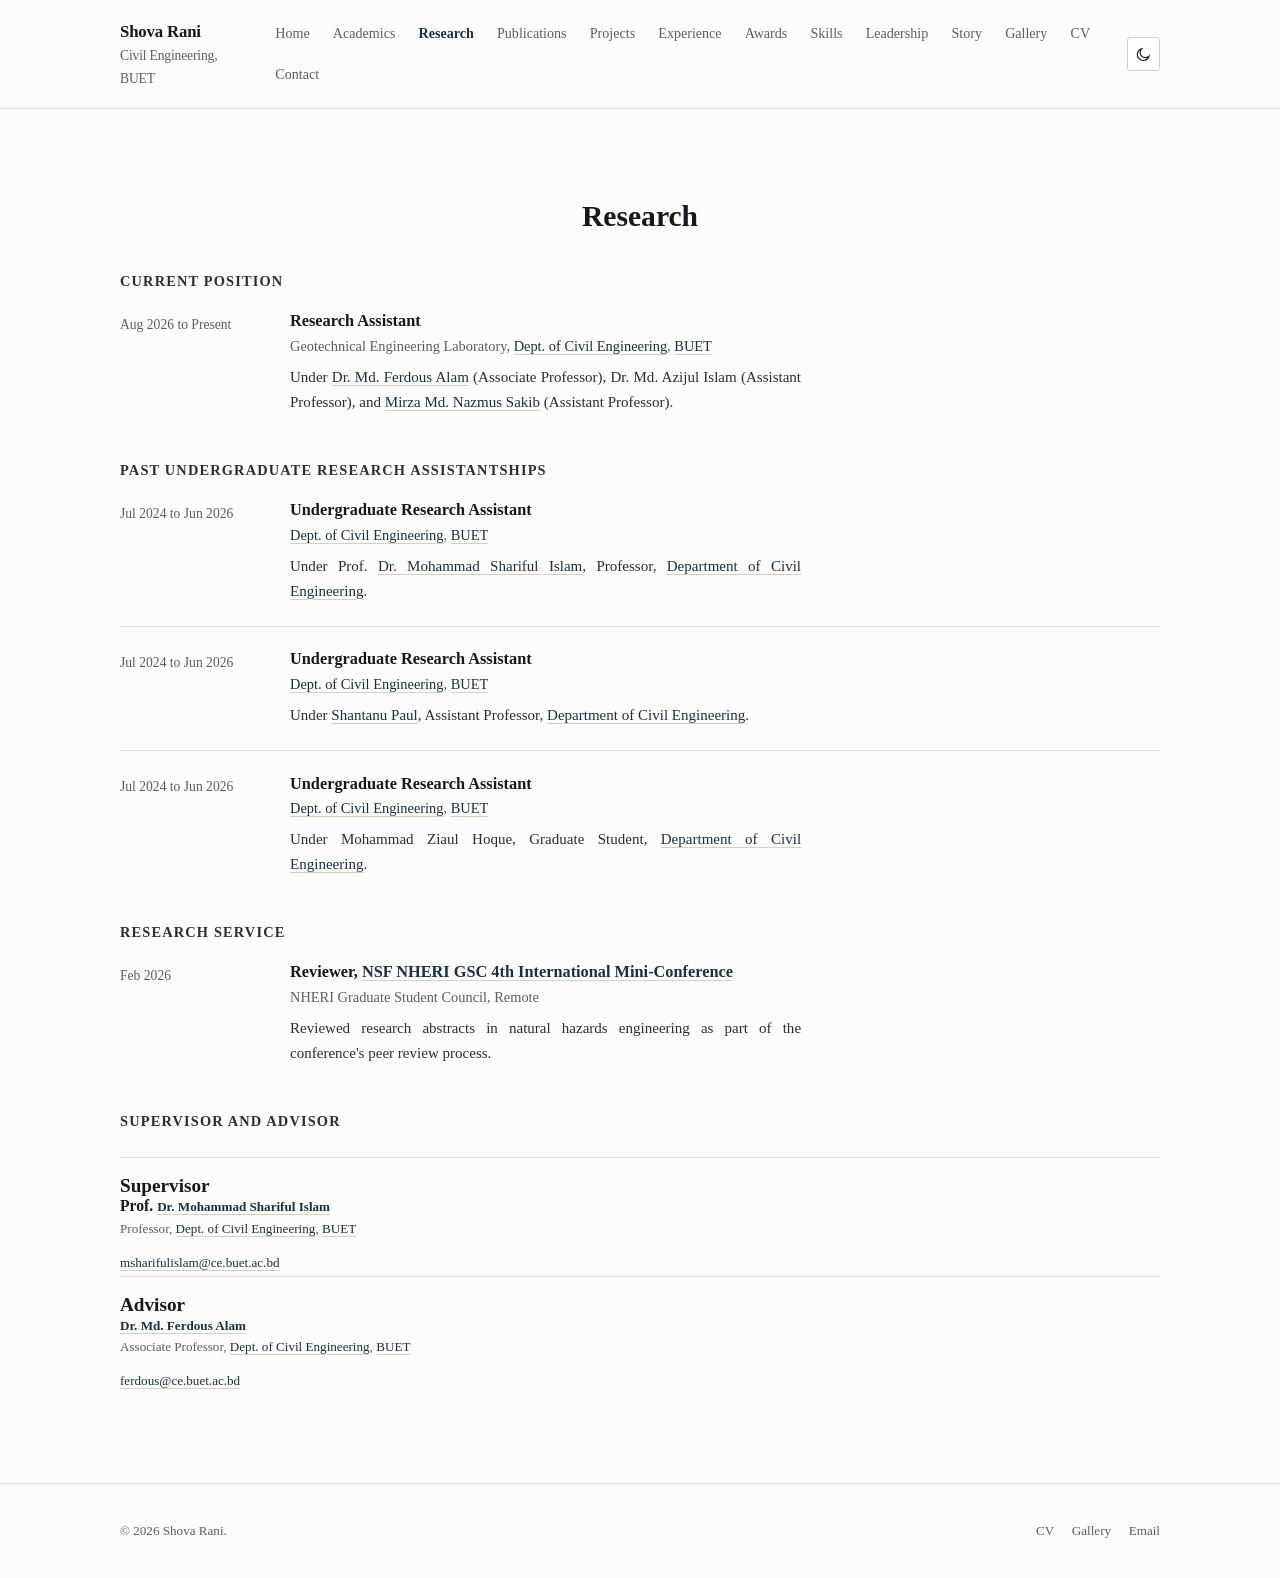
<file: research.html>
<!doctype html>
<html lang="en">

<head>
  <meta charset="UTF-8">
  <meta name="viewport" content="width=device-width, initial-scale=1">
  <title>Research | Shova Rani</title>
  <meta name="description"
    content="Research interests, current and past research-assistant positions, research service, and supervisors of Shova Rani, Civil Engineering, BUET.">
  <link rel="canonical" href="https://shovarani-buet.github.io/shovarani-buet/research.html">
  <meta name="robots" content="index, follow">
  <meta name="theme-color" content="#fcfcfa" media="(prefers-color-scheme: light)">
  <meta name="theme-color" content="#14161a" media="(prefers-color-scheme: dark)">
  <link rel="icon" href="favicon.svg" type="image/svg+xml">
  <link rel="icon" href="favicon-32.png" sizes="32x32" type="image/png">
  <link rel="apple-touch-icon" href="apple-touch-icon.png">
  <link rel="manifest" href="site.webmanifest">
  <link rel="stylesheet" href="assets/css/site.css">
  <script>
    (function () {
      try {
        var t = localStorage.getItem("theme");
        if (t) document.documentElement.setAttribute("data-theme", t);
      } catch (e) { }
    })();
  </script>
</head>

<body>
  <a class="skip-link" href="#main">Skip to content</a>

  <header class="site-header">
    <div class="wrap header-inner">
      <a class="brand" href="index.html">Shova Rani <span>Civil Engineering, BUET</span></a>
      <div class="nav-primary">
        <nav class="nav-list" aria-label="Primary">
          <a href="index.html">Home</a>
          <a href="academics.html">Academics</a>
          <a href="research.html" aria-current="true">Research</a>
          <a href="publications.html">Publications</a>
          <a href="projects.html">Projects</a>
          <a href="experience.html">Experience</a>
          <a href="awards.html">Awards</a>
          <a href="skills.html">Skills</a>
          <a href="leadership.html">Leadership</a>
          <a href="story.html">Story</a>
          <a href="gallery.html">Gallery</a>
          <a href="cv.html">CV</a>
          <a href="contact.html">Contact</a>
        </nav>
        <div class="header-actions">
          <button class="theme-toggle" data-theme-toggle type="button" aria-pressed="false"
            aria-label="Toggle dark mode">
            <svg class="icon-moon" viewBox="0 0 24 24" fill="none" stroke="currentColor" stroke-width="1.6">
              <path d="M20 14.5A8.5 8.5 0 1 1 9.5 4a7 7 0 0 0 10.5 10.5Z" />
            </svg>
            <svg class="icon-sun" viewBox="0 0 24 24" fill="none" stroke="currentColor" stroke-width="1.6">
              <circle cx="12" cy="12" r="4.2" />
              <path
                d="M12 2.5v2M12 19.5v2M4.2 4.2l1.4 1.4M18.4 18.4l1.4 1.4M2.5 12h2M19.5 12h2M4.2 19.8l1.4-1.4M18.4 5.6l1.4-1.4" />
            </svg>
          </button>
          <button class="nav-toggle" data-nav-toggle type="button" aria-expanded="false" aria-controls="nav-drawer"
            aria-label="Open navigation menu">
            <svg viewBox="0 0 24 24" fill="none" stroke="currentColor" stroke-width="1.7">
              <path d="M4 7h16M4 12h16M4 17h16" />
            </svg>
          </button>
        </div>
      </div>
    </div>
  </header>

  <div class="nav-drawer" id="nav-drawer" data-nav-drawer>
    <div class="nav-drawer-backdrop" data-nav-backdrop></div>
    <nav class="nav-drawer-panel" aria-label="Mobile">
      <button class="btn btn-sm nav-drawer-close" data-nav-close type="button">Close</button>
      <a href="index.html">Home</a>
      <a href="academics.html">Academics</a>
      <a href="research.html" aria-current="true">Research</a>
      <a href="publications.html">Publications</a>
      <a href="projects.html">Projects</a>
      <a href="experience.html">Experience</a>
      <a href="awards.html">Awards</a>
      <a href="skills.html">Skills</a>
      <a href="leadership.html">Leadership</a>
      <a href="story.html">Story</a>
      <a href="gallery.html">Gallery</a>
      <a href="cv.html">CV</a>
      <a href="contact.html">Contact</a>
    </nav>
  </div>

  <main id="main">

    <!-- ===================== RESEARCH ===================== -->
    <section class="section" id="research">
      <div class="wrap">
        <div class="section-head section-head--center">
          <div>
            <h2>Research</h2>
          </div>
        </div>

        <p class="subsection-title">Current position</p>
        <div class="position-list">
          <div class="position">
            <div class="position-date">Aug 2026 to Present</div>
            <div>
              <h4>Research Assistant</h4>
              <div class="org">Geotechnical Engineering Laboratory, <a class="link" href="https://ce.buet.ac.bd/"
                  target="_blank" rel="noopener noreferrer">Dept. of Civil Engineering</a>, <a class="link"
                  href="https://www.buet.ac.bd/web/#/" target="_blank" rel="noopener noreferrer">BUET</a></div>
              <p class="desc">Under <a class="link" href="https://ce.buet.ac.bd/profile-of-dr-md-ferdous-alam/"
                  target="_blank" rel="noopener noreferrer">Dr. Md. Ferdous Alam</a> (Associate Professor), Dr. Md.
                Azijul Islam (Assistant Professor), and <a class="link"
                  href="https://ce.buet.ac.bd/profile-of-mirza-md-nazmus-sakib/" target="_blank"
                  rel="noopener noreferrer">Mirza Md. Nazmus Sakib</a> (Assistant Professor).</p>
            </div>
          </div>
        </div>

        <p class="subsection-title">Past undergraduate research assistantships</p>
        <div class="position-list">
          <div class="position">
            <div class="position-date">Jul 2024 to Jun 2026</div>
            <div>
              <h4>Undergraduate Research Assistant</h4>
              <div class="org"><a class="link" href="https://ce.buet.ac.bd/" target="_blank"
                  rel="noopener noreferrer">Dept. of Civil Engineering</a>, <a class="link"
                  href="https://www.buet.ac.bd/web/#/" target="_blank" rel="noopener noreferrer">BUET</a></div>
              <p class="desc">Under Prof. <a class="link"
                  href="https://ce.buet.ac.bd/profile-of-mohammad-shariful-islam/" target="_blank"
                  rel="noopener noreferrer">Dr. Mohammad Shariful Islam</a>, Professor, <a class="link"
                  href="https://ce.buet.ac.bd/" target="_blank" rel="noopener noreferrer">Department of Civil
                  Engineering</a>.</p>
            </div>
          </div>
          <div class="position">
            <div class="position-date">Jul 2024 to Jun 2026</div>
            <div>
              <h4>Undergraduate Research Assistant</h4>
              <div class="org"><a class="link" href="https://ce.buet.ac.bd/" target="_blank"
                  rel="noopener noreferrer">Dept. of Civil Engineering</a>, <a class="link"
                  href="https://www.buet.ac.bd/web/#/" target="_blank" rel="noopener noreferrer">BUET</a></div>
              <p class="desc">Under <a class="link" href="https://www.researchgate.net/profile/Shantanu-Paul-2"
                  target="_blank" rel="noopener noreferrer">Shantanu Paul</a>, Assistant Professor, <a class="link"
                  href="https://ce.buet.ac.bd/" target="_blank" rel="noopener noreferrer">Department of Civil
                  Engineering</a>.</p>
            </div>
          </div>
          <div class="position">
            <div class="position-date">Jul 2024 to Jun 2026</div>
            <div>
              <h4>Undergraduate Research Assistant</h4>
              <div class="org"><a class="link" href="https://ce.buet.ac.bd/" target="_blank"
                  rel="noopener noreferrer">Dept. of Civil Engineering</a>, <a class="link"
                  href="https://www.buet.ac.bd/web/#/" target="_blank" rel="noopener noreferrer">BUET</a></div>
              <p class="desc">Under Mohammad Ziaul Hoque, Graduate Student, <a class="link"
                  href="https://ce.buet.ac.bd/" target="_blank" rel="noopener noreferrer">Department of Civil
                  Engineering</a>.</p>
            </div>
          </div>
        </div>

        <p class="subsection-title">Research service</p>
        <div class="position-list">
          <div class="position">
            <div class="position-date">Feb 2026</div>
            <div>
              <h4>Reviewer, <a class="link"
                  href="https://www.designsafe-ci.org/learning-center/nheri-graduate-student-council/mini-conference-2026/"
                  target="_blank" rel="noopener noreferrer">NSF NHERI GSC 4th International Mini-Conference</a></h4>
              <div class="org">NHERI Graduate Student Council, Remote</div>
              <p class="desc">Reviewed research abstracts in natural hazards engineering as part of the conference's
                peer review process.</p>
            </div>
          </div>
        </div>

        <p class="subsection-title">Supervisor and Advisor</p>
        <div class="supervisor-grid">
          <div class="supervisor-card">
            <div>
              <h3>Supervisor</h3>
            </div>
            <h4>Prof. <a class="link" href="https://ce.buet.ac.bd/profile-of-mohammad-shariful-islam/" target="_blank"
                rel="noopener noreferrer">Dr. Mohammad Shariful Islam</a></h4>
            <div class="role">Professor, <a class="link" href="https://ce.buet.ac.bd/" target="_blank"
                rel="noopener noreferrer">Dept. of Civil Engineering</a>, <a class="link"
                href="https://www.buet.ac.bd/web/#/" target="_blank" rel="noopener noreferrer">BUET</a></div>
            <a class="link" href="mailto:msharifulislam@ce.buet.ac.bd">msharifulislam@ce.buet.ac.bd</a>
          </div>
        </div>
        <div class="supervisor-card">
          <div>
            <h3>Advisor</h3>
          </div>

          <h4><a class="link" href="https://ce.buet.ac.bd/profile-of-dr-md-ferdous-alam/" target="_blank"
              rel="noopener noreferrer">Dr. Md. Ferdous Alam</a></h4>
          <div class="role">Associate Professor, <a class="link" href="https://ce.buet.ac.bd/" target="_blank"
              rel="noopener noreferrer">Dept. of Civil Engineering</a>, <a class="link"
              href="https://www.buet.ac.bd/web/#/" target="_blank" rel="noopener noreferrer">BUET</a></div>
          <a class="link" href="mailto:ferdous@ce.buet.ac.bd">ferdous@ce.buet.ac.bd</a>
        </div>
      </div>
    </section>

  </main>

  <footer class="site-footer">
    <div class="wrap footer-inner">
      <span>&copy; <span data-current-year>2026</span> Shova Rani.</span>
      <nav class="footer-links" aria-label="Footer">
        <a href="cv.html">CV</a>
        <a href="gallery.html">Gallery</a>
        <a href="mailto:shovarani2021@gmail.com">Email</a>
      </nav>
    </div>
  </footer>

  <script src="assets/js/site.js" defer></script>
</body>

</html>
</file>
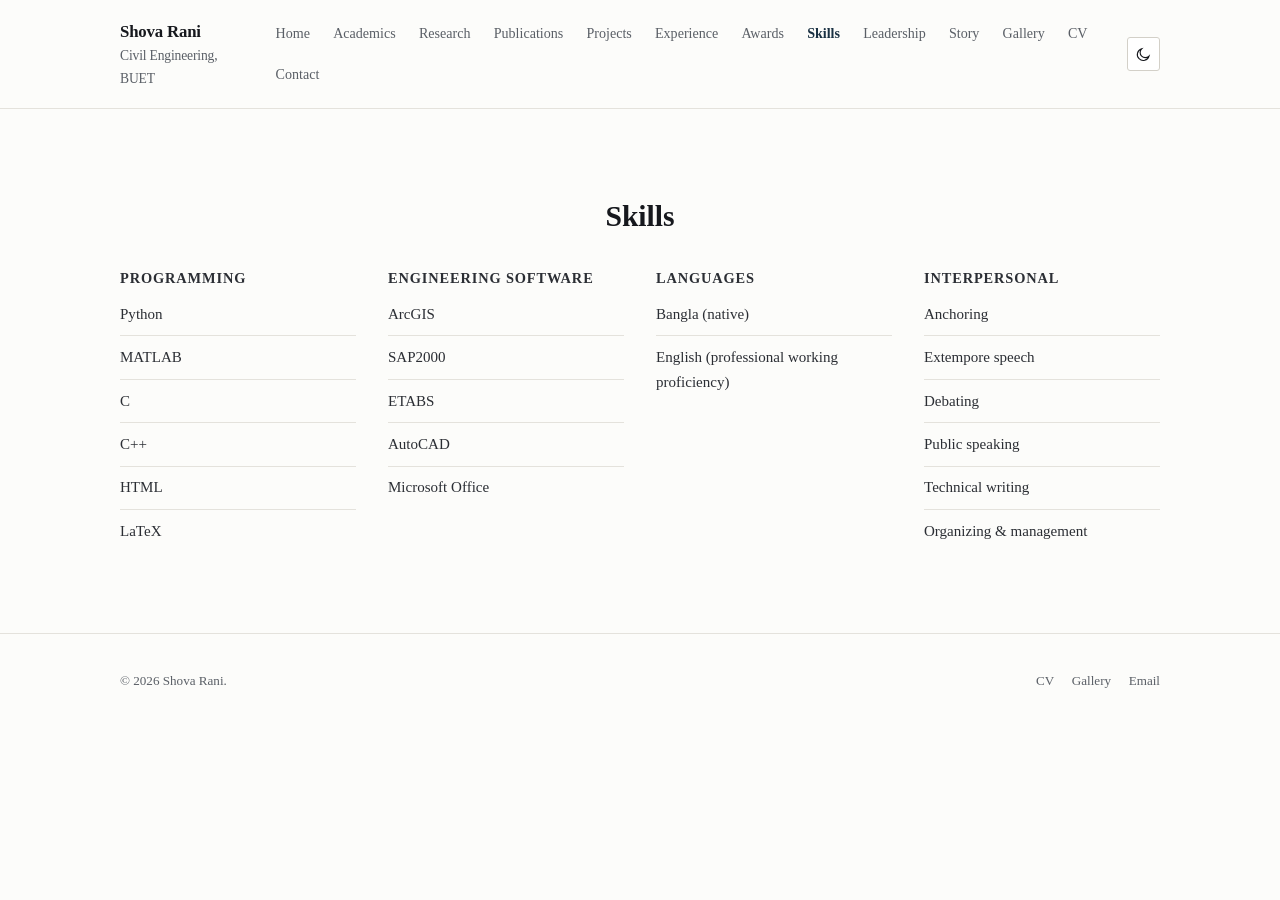
<file: skills.html>
<!doctype html>
<html lang="en">
<head>
<meta charset="UTF-8">
<meta name="viewport" content="width=device-width, initial-scale=1">
<title>Skills | Shova Rani</title>
<meta name="description" content="Technical and professional skills of Shova Rani: programming, engineering software, languages, and professional skills.">
<link rel="canonical" href="https://shovarani-buet.github.io/shovarani-buet/skills.html">
<meta name="robots" content="index, follow">
<meta name="theme-color" content="#fcfcfa" media="(prefers-color-scheme: light)">
<meta name="theme-color" content="#14161a" media="(prefers-color-scheme: dark)">
<link rel="icon" href="favicon.svg" type="image/svg+xml">
<link rel="icon" href="favicon-32.png" sizes="32x32" type="image/png">
<link rel="apple-touch-icon" href="apple-touch-icon.png">
<link rel="manifest" href="site.webmanifest">
<link rel="stylesheet" href="assets/css/site.css">
<script>
  (function () {
    try {
      var t = localStorage.getItem("theme");
      if (t) document.documentElement.setAttribute("data-theme", t);
    } catch (e) {}
  })();
</script>
</head>
<body>
<a class="skip-link" href="#main">Skip to content</a>

<header class="site-header">
  <div class="wrap header-inner">
    <a class="brand" href="index.html">Shova Rani <span>Civil Engineering, BUET</span></a>
    <div class="nav-primary">
      <nav class="nav-list" aria-label="Primary">
        <a href="index.html">Home</a>
        <a href="academics.html">Academics</a>
        <a href="research.html">Research</a>
        <a href="publications.html">Publications</a>
        <a href="projects.html">Projects</a>
        <a href="experience.html">Experience</a>
        <a href="awards.html">Awards</a>
        <a href="skills.html" aria-current="true">Skills</a>
        <a href="leadership.html">Leadership</a>
        <a href="story.html">Story</a>
        <a href="gallery.html">Gallery</a>
        <a href="cv.html">CV</a>
        <a href="contact.html">Contact</a>
      </nav>
      <div class="header-actions">
        <button class="theme-toggle" data-theme-toggle type="button" aria-pressed="false" aria-label="Toggle dark mode">
          <svg class="icon-moon" viewBox="0 0 24 24" fill="none" stroke="currentColor" stroke-width="1.6"><path d="M20 14.5A8.5 8.5 0 1 1 9.5 4a7 7 0 0 0 10.5 10.5Z"/></svg>
          <svg class="icon-sun" viewBox="0 0 24 24" fill="none" stroke="currentColor" stroke-width="1.6"><circle cx="12" cy="12" r="4.2"/><path d="M12 2.5v2M12 19.5v2M4.2 4.2l1.4 1.4M18.4 18.4l1.4 1.4M2.5 12h2M19.5 12h2M4.2 19.8l1.4-1.4M18.4 5.6l1.4-1.4"/></svg>
        </button>
        <button class="nav-toggle" data-nav-toggle type="button" aria-expanded="false" aria-controls="nav-drawer" aria-label="Open navigation menu">
          <svg viewBox="0 0 24 24" fill="none" stroke="currentColor" stroke-width="1.7"><path d="M4 7h16M4 12h16M4 17h16"/></svg>
        </button>
      </div>
    </div>
  </div>
</header>

<div class="nav-drawer" id="nav-drawer" data-nav-drawer>
  <div class="nav-drawer-backdrop" data-nav-backdrop></div>
  <nav class="nav-drawer-panel" aria-label="Mobile">
    <button class="btn btn-sm nav-drawer-close" data-nav-close type="button">Close</button>
    <a href="index.html">Home</a>
    <a href="academics.html">Academics</a>
    <a href="research.html">Research</a>
    <a href="publications.html">Publications</a>
    <a href="projects.html">Projects</a>
    <a href="experience.html">Experience</a>
    <a href="awards.html">Awards</a>
    <a href="skills.html" aria-current="true">Skills</a>
    <a href="leadership.html">Leadership</a>
    <a href="story.html">Story</a>
    <a href="gallery.html">Gallery</a>
    <a href="cv.html">CV</a>
    <a href="contact.html">Contact</a>
  </nav>
</div>

<main id="main">

  <!-- ===================== SKILLS ===================== -->
  <section class="section" id="skills">
    <div class="wrap">
      <div class="section-head section-head--center">
        <div>
          <h2>Skills</h2>
        </div>
      </div>
      <div class="skills-grid">
        <div class="skill-col">
          <h4>Programming</h4>
          <ul><li>Python</li><li>MATLAB</li><li>C</li><li>C++</li><li>HTML</li><li>LaTeX</li></ul>
        </div>
        <div class="skill-col">
          <h4>Engineering Software</h4>
          <ul><li>ArcGIS</li><li>SAP2000</li><li>ETABS</li><li>AutoCAD</li><li>Microsoft Office</li></ul>
        </div>
        <div class="skill-col">
          <h4>Languages</h4>
          <ul><li>Bangla (native)</li><li>English (professional working proficiency)</li></ul>
        </div>
        <div class="skill-col">
          <h4>Interpersonal</h4>
          <ul><li>Anchoring</li><li>Extempore speech</li><li>Debating</li><li>Public speaking</li><li>Technical writing</li><li>Organizing &amp; management</li></ul>
        </div>
      </div>
    </div>
  </section>

</main>

<footer class="site-footer">
  <div class="wrap footer-inner">
    <span>&copy; <span data-current-year>2026</span> Shova Rani.</span>
    <nav class="footer-links" aria-label="Footer">
      <a href="cv.html">CV</a>
      <a href="gallery.html">Gallery</a>
      <a href="mailto:shovarani2021@gmail.com">Email</a>
    </nav>
  </div>
</footer>

<script src="assets/js/site.js" defer></script>
</body>
</html>
</file>
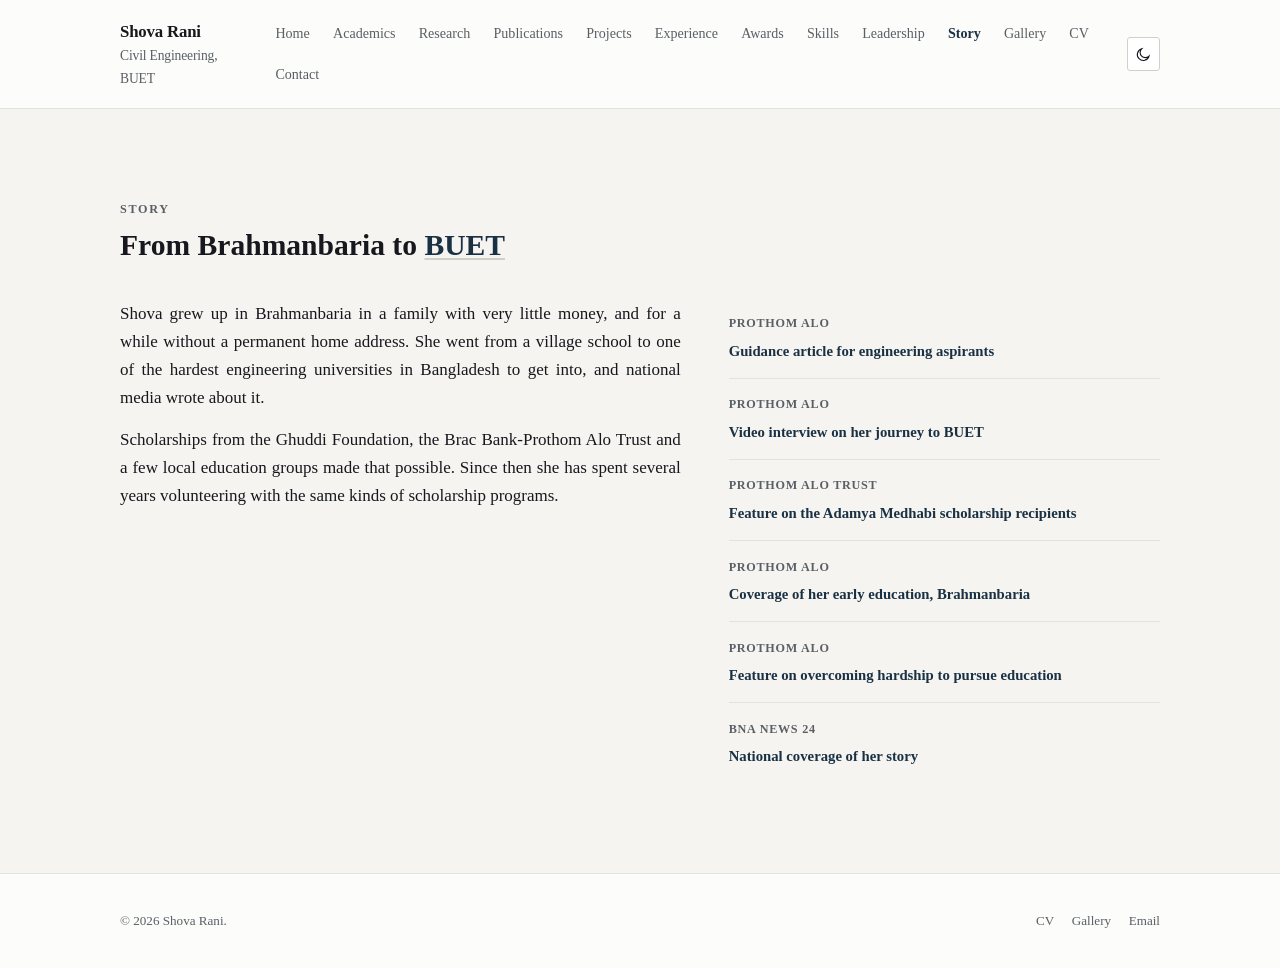
<file: story.html>
<!doctype html>
<html lang="en">
<head>
<meta charset="UTF-8">
<meta name="viewport" content="width=device-width, initial-scale=1">
<title>Story | Shova Rani</title>
<meta name="description" content="Shova Rani's path from Brahmanbaria to BUET, and national media coverage of her story.">
<link rel="canonical" href="https://shovarani-buet.github.io/shovarani-buet/story.html">
<meta name="robots" content="index, follow">
<meta name="theme-color" content="#fcfcfa" media="(prefers-color-scheme: light)">
<meta name="theme-color" content="#14161a" media="(prefers-color-scheme: dark)">
<link rel="icon" href="favicon.svg" type="image/svg+xml">
<link rel="icon" href="favicon-32.png" sizes="32x32" type="image/png">
<link rel="apple-touch-icon" href="apple-touch-icon.png">
<link rel="manifest" href="site.webmanifest">
<link rel="stylesheet" href="assets/css/site.css">
<script>
  (function () {
    try {
      var t = localStorage.getItem("theme");
      if (t) document.documentElement.setAttribute("data-theme", t);
    } catch (e) {}
  })();
</script>
</head>
<body>
<a class="skip-link" href="#main">Skip to content</a>

<header class="site-header">
  <div class="wrap header-inner">
    <a class="brand" href="index.html">Shova Rani <span>Civil Engineering, BUET</span></a>
    <div class="nav-primary">
      <nav class="nav-list" aria-label="Primary">
        <a href="index.html">Home</a>
        <a href="academics.html">Academics</a>
        <a href="research.html">Research</a>
        <a href="publications.html">Publications</a>
        <a href="projects.html">Projects</a>
        <a href="experience.html">Experience</a>
        <a href="awards.html">Awards</a>
        <a href="skills.html">Skills</a>
        <a href="leadership.html">Leadership</a>
        <a href="story.html" aria-current="true">Story</a>
        <a href="gallery.html">Gallery</a>
        <a href="cv.html">CV</a>
        <a href="contact.html">Contact</a>
      </nav>
      <div class="header-actions">
        <button class="theme-toggle" data-theme-toggle type="button" aria-pressed="false" aria-label="Toggle dark mode">
          <svg class="icon-moon" viewBox="0 0 24 24" fill="none" stroke="currentColor" stroke-width="1.6"><path d="M20 14.5A8.5 8.5 0 1 1 9.5 4a7 7 0 0 0 10.5 10.5Z"/></svg>
          <svg class="icon-sun" viewBox="0 0 24 24" fill="none" stroke="currentColor" stroke-width="1.6"><circle cx="12" cy="12" r="4.2"/><path d="M12 2.5v2M12 19.5v2M4.2 4.2l1.4 1.4M18.4 18.4l1.4 1.4M2.5 12h2M19.5 12h2M4.2 19.8l1.4-1.4M18.4 5.6l1.4-1.4"/></svg>
        </button>
        <button class="nav-toggle" data-nav-toggle type="button" aria-expanded="false" aria-controls="nav-drawer" aria-label="Open navigation menu">
          <svg viewBox="0 0 24 24" fill="none" stroke="currentColor" stroke-width="1.7"><path d="M4 7h16M4 12h16M4 17h16"/></svg>
        </button>
      </div>
    </div>
  </div>
</header>

<div class="nav-drawer" id="nav-drawer" data-nav-drawer>
  <div class="nav-drawer-backdrop" data-nav-backdrop></div>
  <nav class="nav-drawer-panel" aria-label="Mobile">
    <button class="btn btn-sm nav-drawer-close" data-nav-close type="button">Close</button>
    <a href="index.html">Home</a>
    <a href="academics.html">Academics</a>
    <a href="research.html">Research</a>
    <a href="publications.html">Publications</a>
    <a href="projects.html">Projects</a>
    <a href="experience.html">Experience</a>
    <a href="awards.html">Awards</a>
    <a href="skills.html">Skills</a>
    <a href="leadership.html">Leadership</a>
    <a href="story.html" aria-current="true">Story</a>
    <a href="gallery.html">Gallery</a>
    <a href="cv.html">CV</a>
    <a href="contact.html">Contact</a>
  </nav>
</div>

<main id="main">

  <!-- ===================== STORY ===================== -->
  <section class="section story-section" id="story">
    <div class="wrap">
      <div class="section-head">
        <div>
          <span class="kicker">Story</span>
          <h2>From Brahmanbaria to <a class="link" href="https://www.buet.ac.bd/web/#/" target="_blank" rel="noopener noreferrer">BUET</a></h2>
        </div>
      </div>
      <div class="story-grid">
        <div>
          <p>
            Shova grew up in Brahmanbaria in a family with very little money, and for a while
            without a permanent home address. She went from a village school to one of the
            hardest engineering universities in Bangladesh to get into, and national media
            wrote about it.
          </p>
          <p>
            Scholarships from the Ghuddi Foundation, the Brac Bank-Prothom Alo Trust and a few
            local education groups made that possible. Since then she has spent several years
            volunteering with the same kinds of scholarship programs.
          </p>
        </div>
        <ul class="press-list">
          <li>
            <span class="press-outlet">Prothom Alo</span>
            <span class="press-title"><a class="link" href="https://www.prothomalo.com/lifestyle/lm4seeqnmo" target="_blank" rel="noopener">Guidance article for engineering aspirants</a></span>
          </li>
          <li>
            <span class="press-outlet">Prothom Alo</span>
            <span class="press-title"><a class="link" href="https://www.youtube.com/watch?v=FDq-W12HC4E" target="_blank" rel="noopener">Video interview on her journey to BUET</a></span>
          </li>
          <li>
            <span class="press-outlet">Prothom Alo Trust</span>
            <span class="press-title"><a class="link" href="https://trust.prothomalo.com/activities/odommo-medhabi-tohbil/" target="_blank" rel="noopener">Feature on the Adamya Medhabi scholarship recipients</a></span>
          </li>
          <li>
            <span class="press-outlet">Prothom Alo</span>
            <span class="press-title"><a class="link" href="https://www.prothomalo.com/bangladesh/district/" target="_blank" rel="noopener">Coverage of her early education, Brahmanbaria</a></span>
          </li>
          <li>
            <span class="press-outlet">Prothom Alo</span>
            <span class="press-title"><a class="link" href="https://www.prothomalo.com/bangladesh/" target="_blank" rel="noopener">Feature on overcoming hardship to pursue education</a></span>
          </li>
          <li>
            <span class="press-outlet">BNA News 24</span>
            <span class="press-title"><a class="link" href="https://bnanews24.com/05/12/2021/146821/" target="_blank" rel="noopener">National coverage of her story</a></span>
          </li>
        </ul>
      </div>
    </div>
  </section>

</main>

<footer class="site-footer">
  <div class="wrap footer-inner">
    <span>&copy; <span data-current-year>2026</span> Shova Rani.</span>
    <nav class="footer-links" aria-label="Footer">
      <a href="cv.html">CV</a>
      <a href="gallery.html">Gallery</a>
      <a href="mailto:shovarani2021@gmail.com">Email</a>
    </nav>
  </div>
</footer>

<script src="assets/js/site.js" defer></script>
</body>
</html>
</file>
<file: assets/css/site.css>
/* =========================================================================
   Shova Rani, Academic Portfolio
   Design system: typographic, hairline-rule academic aesthetic.
   No frameworks. No third-party requests. Custom properties drive theming.
   ========================================================================= */

/* -------------------------------------------------------------------------
   Tokens
   ------------------------------------------------------------------------- */
:root {
  --font-serif: Georgia, "Times New Roman", Times, serif;
  --font-sans: Georgia, "Times New Roman", Times, serif;

  --paper: #fcfcfa;
  --ink: #16181d;
  --ink-2: #2b2e34;
  --muted: #5a5f66;
  --faint: #8a8f97;
  --rule: #e4e2dc;
  --rule-strong: #d3d0c8;
  --accent: #24425c;
  --accent-ink: #1a3143;
  --accent-soft: #edf1f5;
  --surface: #ffffff;
  --surface-2: #f5f4f1;
  --shadow: 0 1px 2px rgba(20, 20, 15, 0.04), 0 6px 20px rgba(20, 20, 15, 0.05);

  --status-published-bg: #e9f2ec;
  --status-published-fg: #29613f;
  --status-review-bg: #fbf1e2;
  --status-review-fg: #8a5a12;
  --status-poster-bg: #eef0f7;
  --status-poster-fg: #3c4270;
  --status-magazine-bg: #f6ecf1;
  --status-magazine-fg: #7a3355;

  --maxw: 1120px;
  --gutter: clamp(1.25rem, 4vw, 2.5rem);
  --radius: 3px;
  --dur: 150ms;

  color-scheme: light;
}

:root[data-theme="dark"] {
  --paper: #14161a;
  --ink: #e8e6e1;
  --ink-2: #d4d2cc;
  --muted: #a1a7b0;
  --faint: #767c85;
  --rule: #2a2e35;
  --rule-strong: #383d45;
  --accent: #8fb6d6;
  --accent-ink: #bcd7ec;
  --accent-soft: #1b2530;
  --surface: #191c21;
  --surface-2: #1e2127;
  --shadow: 0 1px 2px rgba(0, 0, 0, 0.25), 0 6px 24px rgba(0, 0, 0, 0.35);

  --status-published-bg: #17261d;
  --status-published-fg: #7fcf9c;
  --status-review-bg: #2a2213;
  --status-review-fg: #e0ac54;
  --status-poster-bg: #1c2030;
  --status-poster-fg: #a9b1e0;
  --status-magazine-bg: #271b21;
  --status-magazine-fg: #dd97b8;

  color-scheme: dark;
}

@media (prefers-color-scheme: dark) {
  :root:not([data-theme="light"]) {
    --paper: #14161a;
    --ink: #e8e6e1;
    --ink-2: #d4d2cc;
    --muted: #a1a7b0;
    --faint: #767c85;
    --rule: #2a2e35;
    --rule-strong: #383d45;
    --accent: #8fb6d6;
    --accent-ink: #bcd7ec;
    --accent-soft: #1b2530;
    --surface: #191c21;
    --surface-2: #1e2127;
    --shadow: 0 1px 2px rgba(0, 0, 0, 0.25), 0 6px 24px rgba(0, 0, 0, 0.35);
    --status-published-bg: #17261d;
    --status-published-fg: #7fcf9c;
    --status-review-bg: #2a2213;
    --status-review-fg: #e0ac54;
    --status-poster-bg: #1c2030;
    --status-poster-fg: #a9b1e0;
    --status-magazine-bg: #271b21;
    --status-magazine-fg: #dd97b8;
    color-scheme: dark;
  }
}

/* -------------------------------------------------------------------------
   Reset
   ------------------------------------------------------------------------- */
*, *::before, *::after { box-sizing: border-box; }
* { margin: 0; }
/* Prevent flex/grid items from refusing to shrink below their content's
   min-content width, the #1 cause of silent horizontal overflow on mobile. */
* { min-width: 0; }
html { -webkit-text-size-adjust: 100%; text-size-adjust: 100%; scroll-behavior: smooth; }
html, body { overflow-x: hidden; max-width: 100%; }
@media (prefers-reduced-motion: reduce) {
  html { scroll-behavior: auto; }
  *, *::before, *::after {
    animation-duration: 0.001ms !important;
    animation-iteration-count: 1 !important;
    transition-duration: 0.001ms !important;
    scroll-behavior: auto !important;
  }
}
img, picture, video { max-width: 100%; display: block; }
input, button, textarea, select { font: inherit; color: inherit; }
button { cursor: pointer; }
a { color: inherit; }
ul, ol { list-style: none; padding: 0; }
table { border-collapse: collapse; width: 100%; }

body {
  background: var(--paper);
  color: var(--ink);
  font-family: var(--font-sans);
  font-size: 1.0625rem;
  line-height: 1.65;
  -webkit-font-smoothing: antialiased;
  text-rendering: optimizeLegibility;
}

h1, h2, h3, h4 {
  font-family: var(--font-serif);
  font-weight: 600;
  line-height: 1.2;
  color: var(--ink);
  text-wrap: balance;
}
h1 { font-size: clamp(2.4rem, 5vw, 3.4rem); font-weight: 650; letter-spacing: -0.01em; }
h2 { font-size: clamp(1.5rem, 3vw, 1.85rem); }
h3 { font-size: 1.2rem; font-weight: 650; }
h4 { font-size: 1.02rem; font-weight: 650; }

p { max-width: 68ch; }
.lede { font-size: 1.15rem; color: var(--ink-2); max-width: 62ch; }

/* Justified prose. Hyphenation prevents the word-rivers that plain
   justification produces in narrow columns. */
p,
.hero-bio,
.desc,
.modal-inner p,
.story-grid p,
.ed-table td,
figcaption,
blockquote,
.pmo dd,
.feature-list li {
  text-align: justify;
  text-justify: inter-word;
  hyphens: auto;
  -webkit-hyphens: auto;
}

/* Short strings look worse justified (huge gaps), keep these ragged-left. */
.nav-list a,
.nav-drawer-panel a,
.btn,
.brand,
.hero-eyebrow,
.kicker,
.hero-meta,
.hero-contact,
.interest-tags li,
.pub-title,
.position-date,
.org,
.edu-facts,
.edu-list,
.supervisor-card,
.skill-col,
.contact-row,
.press-list,
.site-footer,
.modal-cite {
  text-align: left;
  hyphens: none;
  -webkit-hyphens: none;
}

a.link {
  color: var(--accent-ink);
  text-decoration-color: var(--rule-strong);
  text-underline-offset: 3px;
  transition: text-decoration-color var(--dur) ease, color var(--dur) ease;
}
a.link:hover { text-decoration-color: currentColor; }

:focus-visible {
  outline: 2px solid var(--accent);
  outline-offset: 3px;
  border-radius: 2px;
}

/* -------------------------------------------------------------------------
   Layout primitives
   ------------------------------------------------------------------------- */
.wrap {
  max-width: var(--maxw);
  margin-inline: auto;
  padding-inline: var(--gutter);
}

.section {
  padding-block: clamp(3.5rem, 7vw, 6rem);
  border-top: 1px solid var(--rule);
}
.section:first-of-type { border-top: none; }

.section-head {
  display: flex;
  align-items: baseline;
  justify-content: space-between;
  gap: 1.5rem;
  margin-bottom: 2.25rem;
  flex-wrap: wrap;
}
.section-head--center { justify-content: center; text-align: center; }
.section-head--center .kicker { text-align: center; }

.kicker {
  display: block;
  font-family: var(--font-sans);
  font-size: 0.76rem;
  font-weight: 600;
  letter-spacing: 0.14em;
  text-transform: uppercase;
  color: var(--muted);
  margin-bottom: 0.6rem;
}

.section-note {
  color: var(--muted);
  font-size: 0.95rem;
  max-width: 46ch;
}

.skip-link {
  position: absolute;
  left: 1rem;
  top: -60px;
  background: var(--accent);
  color: #fff;
  padding: 0.7rem 1.1rem;
  border-radius: var(--radius);
  z-index: 200;
  transition: top var(--dur) ease;
  font-size: 0.9rem;
  font-weight: 600;
}
.skip-link:focus { top: 1rem; }

/* -------------------------------------------------------------------------
   Header / nav
   ------------------------------------------------------------------------- */
.site-header {
  position: sticky;
  top: 0;
  z-index: 100;
  background: color-mix(in srgb, var(--paper) 92%, transparent);
  backdrop-filter: saturate(140%) blur(6px);
  border-bottom: 1px solid var(--rule);
}
.header-inner {
  display: flex;
  align-items: center;
  justify-content: space-between;
  gap: 1rem;
  padding-block: 0.85rem;
}
.header-inner > * { min-width: 0; }
.brand {
  display: flex;
  flex-direction: column;
  font-family: var(--font-serif);
  font-weight: 650;
  font-size: 1.05rem;
  letter-spacing: -0.01em;
  text-decoration: none;
  min-width: 0;
  overflow-wrap: break-word;
}
.brand span { display: block; color: var(--muted); font-family: var(--font-sans); font-weight: 500; font-size: 0.85rem; }

.nav-primary { display: flex; align-items: center; gap: 0.25rem; }
.nav-list {
  display: flex;
  align-items: center;
  gap: 0.15rem;
  flex-wrap: wrap;
}
.nav-list a {
  display: inline-block;
  padding: 0.5rem 0.65rem;
  font-size: 0.88rem;
  font-weight: 500;
  text-decoration: none;
  color: var(--muted);
  border-radius: var(--radius);
  transition: color var(--dur) ease, background var(--dur) ease;
}
.nav-list a:hover { color: var(--ink); background: var(--surface-2); }
.nav-list a[aria-current="true"] { color: var(--accent-ink); font-weight: 650; }

.theme-toggle, .nav-toggle {
  border: 1px solid var(--rule-strong);
  background: var(--surface);
  border-radius: var(--radius);
  width: 2.15rem;
  height: 2.15rem;
  display: inline-flex;
  align-items: center;
  justify-content: center;
  transition: border-color var(--dur) ease, background var(--dur) ease;
}
.theme-toggle:hover, .nav-toggle:hover { border-color: var(--accent); }
.theme-toggle svg, .nav-toggle svg { width: 1.05rem; height: 1.05rem; }
.icon-sun { display: none; }
:root[data-theme="dark"] .icon-moon { display: none; }
:root[data-theme="dark"] .icon-sun { display: block; }

.nav-toggle { display: none; }
.header-actions { display: flex; align-items: center; gap: 0.6rem; }

/* -------------------------------------------------------------------------
   Buttons
   ------------------------------------------------------------------------- */
.btn {
  display: inline-flex;
  align-items: center;
  gap: 0.45rem;
  padding: 0.62rem 1.05rem;
  border-radius: var(--radius);
  font-size: 0.9rem;
  font-weight: 600;
  text-decoration: none;
  border: 1px solid var(--rule-strong);
  color: var(--ink);
  background: var(--surface);
  transition: border-color var(--dur) ease, background var(--dur) ease, color var(--dur) ease, transform var(--dur) ease;
}
.btn:hover { border-color: var(--accent); color: var(--accent-ink); }
.btn:active { transform: translateY(1px); }
.btn-primary {
  background: var(--accent);
  border-color: var(--accent);
  color: #fdfdfc;
}
.btn-primary:hover { background: var(--accent-ink); border-color: var(--accent-ink); color: #fff; }
.btn-sm { padding: 0.42rem 0.75rem; font-size: 0.82rem; }
.btn svg { width: 1rem; height: 1rem; flex-shrink: 0; }

/* -------------------------------------------------------------------------
   Hero
   ------------------------------------------------------------------------- */
.hero {
  padding-block: clamp(3rem, 7vw, 5.5rem) clamp(3rem, 6vw, 4.5rem);
}
.hero-grid {
  display: grid;
  grid-template-columns: 260px 1fr;
  gap: clamp(2rem, 5vw, 4rem);
  align-items: stretch;
}
.hero-grid > * { min-width: 0; }
.hero-sidebar { display: flex; flex-direction: column; gap: 1.4rem; }
.hero-main { display: flex; flex-direction: column; }
.hero-portrait {
  aspect-ratio: 1 / 1;
  overflow: hidden;
  border-radius: 50%;
  border: 1px solid var(--rule-strong);
  background: var(--surface-2);
}
.hero-portrait img { width: 100%; height: 100%; object-fit: cover; }

.hero-contact { display: flex; flex-direction: column; gap: 0.55rem; }
.hero-contact-row {
  display: flex;
  align-items: flex-start;
  gap: 0.55rem;
  font-size: 0.85rem;
  color: var(--muted);
}
.hero-contact-row a { color: var(--muted); text-decoration: none; }
.hero-contact-row a:hover { color: var(--accent-ink); text-decoration: underline; }
.hero-contact-row svg { width: 1rem; height: 1rem; flex-shrink: 0; color: var(--faint); margin-top: 0.1rem; }

.hero-eyebrow {
  font-size: 0.8rem;
  font-weight: 600;
  letter-spacing: 0.1em;
  text-transform: uppercase;
  color: var(--accent-ink);
  margin-bottom: 0.9rem;
}
.hero h1 { margin-bottom: 0.5rem; }
.hero-role { font-size: 1.15rem; color: var(--ink-2); font-family: var(--font-serif); margin-bottom: 1.1rem; }
.hero-meta {
  display: flex;
  flex-wrap: wrap;
  gap: 0.4rem 1.2rem;
  font-size: 0.92rem;
  color: var(--muted);
  margin-bottom: 1.4rem;
  padding-bottom: 1.4rem;
  border-bottom: 1px solid var(--rule);
}
.hero-meta strong { color: var(--ink-2); font-weight: 600; }

.interest-tags { margin-bottom: 1rem; }
.interest-tags li { display: inline; font-size: 0.92rem; color: var(--ink-2); }
.interest-tags li:not(:last-child)::after { content: ", "; }

.hero-bio { color: var(--ink-2); margin-bottom: 1.6rem; }
.hero-actions { display: flex; flex-wrap: wrap; gap: 0.65rem; margin-top: auto; }

/* -------------------------------------------------------------------------
   About
   ------------------------------------------------------------------------- */
.about-grid {
  display: grid;
  grid-template-columns: repeat(3, 1fr);
  gap: 2.5rem;
}
.about-grid > * { min-width: 0; }
.about-grid h3 { margin-bottom: 0.85rem; }
.about-grid p + p { margin-top: 0.85rem; }
.about-grid p { color: var(--ink-2); font-size: 0.98rem; }

.ed-table { margin-top: 0.9rem; font-size: 0.9rem; }
.ed-table tr { border-top: 1px solid var(--rule); }
.ed-table tr:first-child { border-top: none; }
.ed-table td { padding: 0.55rem 0; vertical-align: top; }
.ed-table td:first-child { color: var(--muted); white-space: nowrap; padding-right: 1rem; width: 32%; }
.ed-table td:last-child strong { display: block; color: var(--ink); font-weight: 600; }
.ed-table td:last-child span { color: var(--muted); font-size: 0.86rem; }

/* -------------------------------------------------------------------------
   Academics
   ------------------------------------------------------------------------- */
.edu-card { margin-top: 0.9rem; }
.edu-facts { display: grid; grid-template-columns: 150px 1fr; row-gap: 0; }
.edu-facts dt {
  color: var(--muted); font-size: 0.86rem;
  padding: 0.5rem 1rem 0.5rem 0; border-top: 1px solid var(--rule);
}
.edu-facts dd { color: var(--ink); font-size: 0.94rem; padding: 0.5rem 0; border-top: 1px solid var(--rule); }
.edu-facts dt:first-of-type, .edu-facts dt:first-of-type + dd { border-top: none; }
.edu-note { color: var(--muted); }

.edu-block { margin-top: 1.6rem; padding-top: 1.4rem; border-top: 1px solid var(--rule); }
.edu-block h4 { margin-bottom: 0.5rem; }
.edu-block p { color: var(--ink-2); font-size: 0.96rem; }
.edu-meta { color: var(--muted); font-size: 0.9rem; margin-top: 0.4rem; }

.edu-list { margin: 0.4rem 0 0; padding-left: 1.2rem; }
.edu-list li { color: var(--ink-2); font-size: 0.96rem; padding: 0.28rem 0; }

/* -------------------------------------------------------------------------
   Research
   ------------------------------------------------------------------------- */
.research-interest-statement {
  border-top: 1px solid var(--rule);
  padding-top: 1.5rem;
  margin-bottom: 3rem;
  color: var(--ink-2);
  font-size: 1.02rem;
}

.subsection-title {
  font-size: 0.9rem;
  font-weight: 700;
  letter-spacing: 0.08em;
  text-transform: uppercase;
  color: var(--ink-2);
  margin-bottom: 1.1rem;
  margin-top: 2.75rem;
}
.subsection-title:first-of-type { margin-top: 0; }

.position-list { display: flex; flex-direction: column; gap: 1.4rem; margin-bottom: 0.5rem; }
.position {
  display: grid;
  grid-template-columns: 150px 1fr;
  gap: 1.25rem;
  padding-bottom: 1.4rem;
  border-bottom: 1px solid var(--rule);
}
.position:last-child { border-bottom: none; padding-bottom: 0; }
.position-date { color: var(--muted); font-size: 0.85rem; padding-top: 0.15rem; }
.position h4 { margin-bottom: 0.25rem; }
.position .org { color: var(--muted); font-size: 0.9rem; margin-bottom: 0.4rem; }
.position .desc { color: var(--ink-2); font-size: 0.94rem; }
.position-with-photo { display: flex; gap: 1.5rem; align-items: stretch; }
.position-with-photo > div:first-child { flex: 1; min-width: 0; }
.position-photo { flex: 0 0 220px; width: 220px; height: auto; align-self: stretch; object-fit: cover; border: 1px solid var(--rule); border-radius: var(--radius); }

.supervisor-grid {
  display: grid;
  grid-template-columns: repeat(auto-fit, minmax(230px, 1fr));
  gap: 1.25rem;
  margin-top: 1.5rem;
}
.supervisor-card { border-top: 1px solid var(--rule); padding: 1rem 0 0; }
.supervisor-avatar { display: block; color: var(--muted); font-style: italic; font-size: 0.86rem; margin-bottom: 0.35rem; }
.supervisor-label { margin-bottom: 0.85rem; }
.supervisor-card h4 { font-size: 0.98rem; margin-bottom: 0.1rem; }
.supervisor-card .role { font-size: 0.82rem; color: var(--muted); margin-bottom: 0.5rem; }
.supervisor-card .link { font-size: 0.82rem; }

.field-photo { margin-top: 2.5rem; }
.field-photo figure { margin: 0; }
.field-photo img { width: 100%; }
.field-photo figcaption {
  padding: 0.5rem 0 0;
  font-size: 0.84rem;
  color: var(--muted);
}

/* -------------------------------------------------------------------------
   Timeline (Research overview + Experience)
   ------------------------------------------------------------------------- */
.timeline { position: relative; margin-top: 1rem; }
.timeline::before {
  content: "";
  position: absolute;
  left: 6px;
  top: 6px;
  bottom: 6px;
  width: 1px;
  background: var(--rule-strong);
}
.tl-item { position: relative; padding-left: 2.1rem; padding-bottom: 1.9rem; }
.tl-item:last-child { padding-bottom: 0; }
.tl-item::before {
  content: "";
  position: absolute;
  left: 0; top: 0.35rem;
  width: 13px; height: 13px;
  border-radius: 50%;
  background: var(--paper);
  border: 2px solid var(--accent);
}
.tl-date { font-size: 0.78rem; font-weight: 650; letter-spacing: 0.05em; color: var(--accent-ink); text-transform: uppercase; margin-bottom: 0.25rem; }
.tl-item h4 { margin-bottom: 0.2rem; }
.tl-org { color: var(--muted); font-size: 0.9rem; margin-bottom: 0.35rem; }
.tl-desc { color: var(--ink-2); font-size: 0.93rem; }
.tl-tag { display: block; font-size: 0.86rem; font-style: italic; color: var(--muted); margin-bottom: 0.3rem; }

/* -------------------------------------------------------------------------
   Publications
   ------------------------------------------------------------------------- */
.pub-group { margin-bottom: 2.75rem; }
.pub-group:last-child { margin-bottom: 0; }
.pub-group-title {
  font-size: 0.9rem;
  font-weight: 700;
  letter-spacing: 0.08em;
  text-transform: uppercase;
  color: var(--ink-2);
  margin-bottom: 1rem;
  padding-bottom: 0.75rem;
  border-bottom: 1px solid var(--rule);
}
.pub-card { border-top: 1px solid var(--rule); padding: 1.2rem 0; }
.pub-group .pub-card:first-child { border-top: none; padding-top: 0; }
.pub-card-head {
  display: grid;
  grid-template-columns: 1fr auto;
  gap: 1rem;
  align-items: start;
}
.pub-title { font-family: var(--font-serif); font-weight: 650; font-size: 1.03rem; margin-bottom: 0.35rem; }
.pub-authors { font-size: 0.88rem; color: var(--ink-2); margin-bottom: 0.3rem; }
.pub-authors strong { color: var(--ink); }
.pub-venue { font-size: 0.85rem; color: var(--muted); }
.pub-actions { display: flex; flex-direction: column; gap: 0.45rem; align-items: flex-end; }
.status-pill {
  font-size: 0.82rem;
  font-style: italic;
  white-space: nowrap;
}
.status-published { color: var(--status-published-fg); }
.status-review { color: var(--status-review-fg); }
.status-poster { color: var(--status-poster-fg); }
.status-magazine { color: var(--status-magazine-fg); }
.pub-links { display: flex; gap: 0.4rem; flex-wrap: wrap; justify-content: flex-end; }
.pub-links button, .pub-links a {
  font-size: 0.78rem;
  font-weight: 600;
  color: var(--muted);
  background: none;
  border: none;
  padding: 0.15rem 0;
  text-decoration: underline;
  text-decoration-color: var(--rule-strong);
  text-underline-offset: 3px;
}
.pub-links button:hover, .pub-links a:hover { color: var(--accent-ink); text-decoration-color: currentColor; }
.pub-closing { margin-top: 1.5rem; font-size: 0.92rem; }
.modal-inner p.pub-keywords { font-size: 0.86rem; color: var(--muted); text-align: left; }

/* dialog (abstract / lightbox) */
dialog.modal {
  border: none;
  border-radius: var(--radius);
  padding: 0;
  max-width: 620px;
  width: min(92vw, 620px);
  color: var(--ink);
  background: var(--surface);
  box-shadow: var(--shadow);
}
dialog.modal::backdrop { background: rgba(10, 10, 8, 0.5); backdrop-filter: blur(2px); }
.modal-inner { padding: 1.75rem; max-height: 80vh; overflow-y: auto; }
.modal-close {
  position: absolute;
  top: 1rem; right: 1rem;
  width: 2rem; height: 2rem;
  border: 1px solid var(--rule-strong);
  border-radius: var(--radius);
  background: var(--surface);
  display: flex; align-items: center; justify-content: center;
}
.modal-inner h3 { margin-bottom: 0.4rem; padding-right: 2rem; }
.modal-meta { font-size: 0.85rem; color: var(--muted); margin-bottom: 1rem; }
.modal-inner p { color: var(--ink-2); font-size: 0.95rem; }
.modal-cite {
  margin-top: 1.1rem;
  padding: 0.9rem 1rem;
  background: var(--surface-2);
  border-radius: var(--radius);
  font-family: var(--font-serif);
  font-size: 0.8rem;
  color: var(--muted);
  white-space: pre-wrap;
  word-break: break-word;
}

/* lightbox image */
dialog.lightbox { max-width: min(92vw, 900px); background: transparent; }
dialog.lightbox .modal-inner { padding: 0; max-height: 88vh; }
dialog.lightbox img { display: block; max-width: 100%; max-height: 78vh; width: auto; height: auto; margin-inline: auto; }
dialog.lightbox .lb-caption { color: #fff; font-size: 0.85rem; padding: 0.75rem 0.25rem 0; }

/* -------------------------------------------------------------------------
   Project cards
   ------------------------------------------------------------------------- */
.project-grid--featured { display: grid; grid-template-columns: 1fr; gap: 2.75rem; }
.project-card {
  display: grid;
  grid-template-columns: 1fr 1.15fr;
  gap: 2rem;
  padding-bottom: 2.75rem;
  border-bottom: 1px solid var(--rule);
}
.project-grid--featured .project-card:last-child { border-bottom: none; padding-bottom: 0; }
.project-media { overflow: hidden; }
.project-media img, .project-media video { width: 100%; height: 100%; object-fit: cover; aspect-ratio: 4/3; }

/* featured: alternate the media column left/right */
.project-card--flip .project-media { order: 2; }

/* two-photo stack: full, uncropped frames with captions, stacked to match the
   text column's height instead of one image force-cropped into 4/3 */
.project-media--stack {
  border: none;
  background: none;
  overflow: visible;
  display: flex;
  flex-direction: column;
  gap: 1rem;
}
.project-shot { margin: 0; }
.project-media--stack img { width: 100%; height: auto; object-fit: contain; aspect-ratio: auto; }
.project-shot figcaption {
  padding: 0.4rem 0 0;
  font-size: 0.82rem;
  color: var(--muted);
}

.project-actions { margin-top: 1.1rem; }

.projects-subhead { margin: 3rem 0 1.5rem; text-align: center; }

.feature-list { margin: 0.35rem 0 0; }
.feature-list li { color: var(--ink-2); font-size: 0.93rem; margin-bottom: 0.3rem; }

.project-tag { font-size: 0.88rem; color: var(--muted); font-style: italic; margin-bottom: 0.3rem; }
.project-body h3 { margin-bottom: 0.9rem; }
.pmo { margin-bottom: 0.9rem; }
.pmo dt { font-weight: 650; color: var(--ink); margin-bottom: 0.15rem; }
.pmo dd { color: var(--ink-2); font-size: 0.93rem; margin: 0 0 0.85rem; }
.tech-list { display: flex; flex-wrap: wrap; gap: 0.4rem; margin-top: 0.4rem; }
.tech-list li { font-size: 0.86rem; color: var(--muted); }
.tech-list li:not(:last-child)::after { content: ","; }
.project-verify {
  margin-top: 0.8rem;
  font-size: 0.78rem;
  color: var(--faint);
  font-style: italic;
}

/* compact tier, text-only "other projects" */
.project-grid--compact {
  display: grid;
  grid-template-columns: repeat(3, 1fr);
  gap: 1.25rem;
}
.project-card--compact { border-top: 1px solid var(--rule); padding: 1.1rem 0 0; }
.project-card--compact h3 { margin-bottom: 0.9rem; font-size: 1.05rem; }
.project-card--compact .pmo dd { font-size: 0.88rem; }
.project-card--compact .pmo dd:last-of-type { margin-bottom: 0; }

/* -------------------------------------------------------------------------
   Awards
   ------------------------------------------------------------------------- */
.filter-chips { display: flex; flex-wrap: wrap; gap: 0.5rem; margin-bottom: 2rem; }
.chip {
  font-size: 0.82rem;
  font-weight: 600;
  padding: 0.4rem 0.85rem;
  border: 1px solid var(--rule-strong);
  border-radius: 2px;
  background: none;
  color: var(--muted);
  transition: all var(--dur) ease;
}
.chip[aria-pressed="true"] { background: var(--accent); border-color: var(--accent); color: #fff; }
.chip:hover:not([aria-pressed="true"]) { border-color: var(--accent); color: var(--ink); }

.award-item {
  display: grid;
  grid-template-columns: 130px 1fr;
  gap: 1.25rem;
  align-items: start;
  padding: 1.05rem 0;
  border-bottom: 1px solid var(--rule);
}
.award-item:last-child { border-bottom: none; }
.award-date { font-size: 0.82rem; color: var(--muted); padding-top: 0.15rem; }
.award-title { font-weight: 650; font-size: 0.98rem; margin-bottom: 0.15rem; }
.award-org { font-size: 0.87rem; color: var(--muted); }
.award-note { font-size: 0.86rem; color: var(--ink-2); margin-top: 0.3rem; }
.award-item[hidden] { display: none; }

/* -------------------------------------------------------------------------
   Skills
   ------------------------------------------------------------------------- */
.skills-grid { display: grid; grid-template-columns: repeat(4, 1fr); gap: 2rem; }
.skill-col h4 { margin-bottom: 0.9rem; font-size: 0.9rem; letter-spacing: 0.06em; text-transform: uppercase; color: var(--ink-2); font-family: var(--font-sans); font-weight: 700; }
.skill-col ul { display: flex; flex-direction: column; gap: 0.55rem; }
.skill-col li { font-size: 0.94rem; color: var(--ink-2); padding-bottom: 0.55rem; border-bottom: 1px solid var(--rule); }
.skill-col li:last-child { border-bottom: none; padding-bottom: 0; }

/* -------------------------------------------------------------------------
   Leadership
   ------------------------------------------------------------------------- */
.leadership-grid { display: grid; grid-template-columns: 1.15fr 1fr; gap: 3rem; align-items: start; }
.leadership-grid > * { min-width: 0; }
.leader-photos { display: grid; grid-template-columns: 1fr 1fr; gap: 0.75rem; }
.leader-photos figure { border: 1px solid var(--rule); overflow: hidden; }
.leader-photos img { aspect-ratio: 4/3; object-fit: cover; width: 100%; }
.leader-photos figcaption { font-size: 0.76rem; color: var(--muted); padding: 0.5rem 0.6rem; background: var(--surface-2); }

/* -------------------------------------------------------------------------
   Story
   ------------------------------------------------------------------------- */
.story-section { background: var(--surface-2); }
.story-grid { display: grid; grid-template-columns: 1.3fr 1fr; gap: 3rem; align-items: start; }
.story-grid > * { min-width: 0; }
.story-grid p + p { margin-top: 0.9rem; }
.press-list { display: flex; flex-direction: column; gap: 0.1rem; }
.press-list li { border-bottom: 1px solid var(--rule); padding: 0.85rem 0; }
.press-list li:last-child { border-bottom: none; }
.press-outlet { font-size: 0.76rem; font-weight: 700; letter-spacing: 0.06em; text-transform: uppercase; color: var(--muted); display: block; margin-bottom: 0.2rem; }
.press-title { font-size: 0.92rem; font-weight: 600; }
.press-title a { text-decoration: none; }
.press-title a:hover { text-decoration: underline; }

/* -------------------------------------------------------------------------
   Gallery teaser (index) + full gallery page
   ------------------------------------------------------------------------- */
.gallery-teaser { display: grid; grid-template-columns: repeat(6, 1fr); gap: 0.65rem; }
.gallery-teaser a { display: block; aspect-ratio: 1; overflow: hidden; border: 1px solid var(--rule); }
.gallery-teaser img { width: 100%; height: 100%; object-fit: cover; transition: transform 400ms ease; }
.gallery-teaser a:hover img { transform: scale(1.04); }
.gallery-cta { margin-top: 1.5rem; }

.gallery-page-grid { columns: 3; column-gap: 1.25rem; }
.gallery-page-grid button { display: block; width: 100%; margin: 0 0 1.5rem; padding: 0; border: none; background: none; text-align: left; break-inside: avoid; cursor: zoom-in; }
.gallery-page-grid img { display: block; width: 100%; height: auto; }
.gallery-page-grid button:hover img { opacity: 0.92; }
.gallery-page-grid figcaption { padding: 0.45rem 0 0; font-size: 0.82rem; color: var(--muted); text-align: left; hyphens: none; }
.gallery-category { margin-bottom: 3rem; }
.gallery-category h2 { margin-bottom: 1.25rem; }

/* -------------------------------------------------------------------------
   Contact
   ------------------------------------------------------------------------- */
.contact-grid { display: grid; grid-template-columns: 1fr 1fr; gap: 3rem; }
.contact-grid > * { min-width: 0; }
.contact-list { display: flex; flex-direction: column; gap: 0.9rem; }
.contact-list a, .contact-list span { font-size: 0.98rem; }
.contact-row { display: flex; justify-content: space-between; gap: 1rem; padding: 0.8rem 0; border-bottom: 1px solid var(--rule); }
.contact-row:last-child { border-bottom: none; }
.contact-row .label { color: var(--muted); font-size: 0.85rem; }
.referee { padding: 1.1rem 0; border-bottom: 1px solid var(--rule); }
.referee:last-child { border-bottom: none; }
.referee h4 { margin-bottom: 0.15rem; }
.referee .role { font-size: 0.85rem; color: var(--muted); margin-bottom: 0.3rem; }

/* -------------------------------------------------------------------------
   Footer
   ------------------------------------------------------------------------- */
.site-footer {
  border-top: 1px solid var(--rule);
  padding-block: 2.25rem;
}
.footer-inner { display: flex; justify-content: space-between; align-items: center; gap: 1rem; flex-wrap: wrap; font-size: 0.82rem; color: var(--muted); }
.footer-links { display: flex; gap: 1.1rem; }
.footer-links a { text-decoration: none; }
.footer-links a:hover { text-decoration: underline; }

/* -------------------------------------------------------------------------
   CV page
   ------------------------------------------------------------------------- */
.cv-toolbar { display: flex; justify-content: space-between; align-items: center; gap: 1rem; flex-wrap: wrap; margin-bottom: 1.5rem; }
.cv-frame { border: 1px solid var(--rule); width: 100%; height: 85vh; background: var(--surface-2); }
.cv-outline h3 { margin-top: 2rem; margin-bottom: 0.6rem; }
.cv-outline h3:first-child { margin-top: 0; }
.cv-outline ul { display: flex; flex-direction: column; gap: 0.4rem; }
.cv-outline li { font-size: 0.92rem; color: var(--ink-2); }

/* -------------------------------------------------------------------------
   404
   ------------------------------------------------------------------------- */
.notfound { text-align: center; padding-block: 8rem; }

/* -------------------------------------------------------------------------
   Responsive
   ------------------------------------------------------------------------- */
@media (max-width: 1024px) {
  .about-grid { grid-template-columns: 1fr; gap: 2rem; }
  .leadership-grid, .story-grid { grid-template-columns: 1fr; gap: 2rem; }
  .skills-grid { grid-template-columns: repeat(2, 1fr); }
  .gallery-teaser { grid-template-columns: repeat(3, 1fr); }
  .gallery-page-grid { columns: 2; }
  .contact-grid { grid-template-columns: 1fr; gap: 2rem; }
  .project-grid--compact { grid-template-columns: repeat(2, 1fr); }
}

@media (max-width: 860px) {
  .nav-list { display: none; }
  .nav-toggle { display: inline-flex; }
  .position { grid-template-columns: 1fr; gap: 0.3rem; }
  .position-with-photo { flex-direction: column; }
  .position-photo { width: 100%; flex-basis: auto; height: 220px; align-self: auto; }
  .award-item { grid-template-columns: 1fr; gap: 0.2rem; }
}

@media (max-width: 640px) {
  .hero-grid { grid-template-columns: 1fr; }
  .hero-sidebar { align-items: center; text-align: center; }
  .hero-portrait { width: 200px; max-width: 200px; }
  .hero-contact { align-items: flex-start; text-align: left; }
  .hero-actions { margin-top: 0.65rem; margin-bottom: 2rem; }
  .project-card { grid-template-columns: 1fr; }
  .project-card--flip .project-media { order: 0; }
  .project-grid--compact { grid-template-columns: 1fr; }
  .skills-grid { grid-template-columns: 1fr 1fr; gap: 1.5rem 1rem; }
  .gallery-teaser { grid-template-columns: repeat(3, 1fr); gap: 0.4rem; }
  .gallery-page-grid { columns: 1; }
  .pub-card-head { grid-template-columns: 1fr; }
  .pub-actions { align-items: flex-start; flex-direction: row; flex-wrap: wrap; }
  .pub-links { justify-content: flex-start; }
  .edu-facts { grid-template-columns: 1fr; }
  .edu-facts dt { border-top: 1px solid var(--rule); padding-bottom: 0; }
  .edu-facts dt:first-of-type { border-top: none; }
  .edu-facts dd { border-top: none; padding-top: 0.2rem; }

  /* Justification looks worse than ragged-right in a narrow column. */
  p, .hero-bio, .desc, .modal-inner p, .story-grid p, .ed-table td, figcaption, blockquote {
    text-align: left;
    hyphens: none;
    -webkit-hyphens: none;
  }
}

/* -------------------------------------------------------------------------
   Nav drawer (mobile)
   ------------------------------------------------------------------------- */
.nav-drawer {
  position: fixed;
  inset: 0;
  z-index: 150;
  display: none;
}
.nav-drawer[data-open="true"] { display: block; }
.nav-drawer-backdrop { position: absolute; inset: 0; background: rgba(10,10,8,0.4); }
.nav-drawer-panel {
  position: absolute;
  top: 0; right: 0;
  height: 100%;
  width: min(84vw, 340px);
  background: var(--paper);
  border-left: 1px solid var(--rule);
  padding: 1.5rem;
  display: flex;
  flex-direction: column;
  gap: 0.25rem;
}
.nav-drawer-panel a {
  padding: 0.85rem 0.25rem;
  font-size: 1.05rem;
  font-weight: 600;
  text-decoration: none;
  color: var(--ink-2);
  border-bottom: 1px solid var(--rule);
}
.nav-drawer-close { align-self: flex-end; margin-bottom: 1rem; }

/* -------------------------------------------------------------------------
   Print
   ------------------------------------------------------------------------- */
@media print {
  .site-header, .nav-drawer, .theme-toggle, .nav-toggle, .gallery-cta, .filter-chips, .pub-links { display: none !important; }
  body { font-size: 11pt; color: #000; background: #fff; }
  a { color: #000; text-decoration: underline; }
  .section { border-top: 1px solid #ccc; padding-block: 1.2rem; }
}

/* -------------------------------------------------------------------------
   Utility
   ------------------------------------------------------------------------- */
.visually-hidden {
  position: absolute; width: 1px; height: 1px;
  padding: 0; margin: -1px; overflow: hidden;
  clip: rect(0,0,0,0); white-space: nowrap; border: 0;
}
</file>
